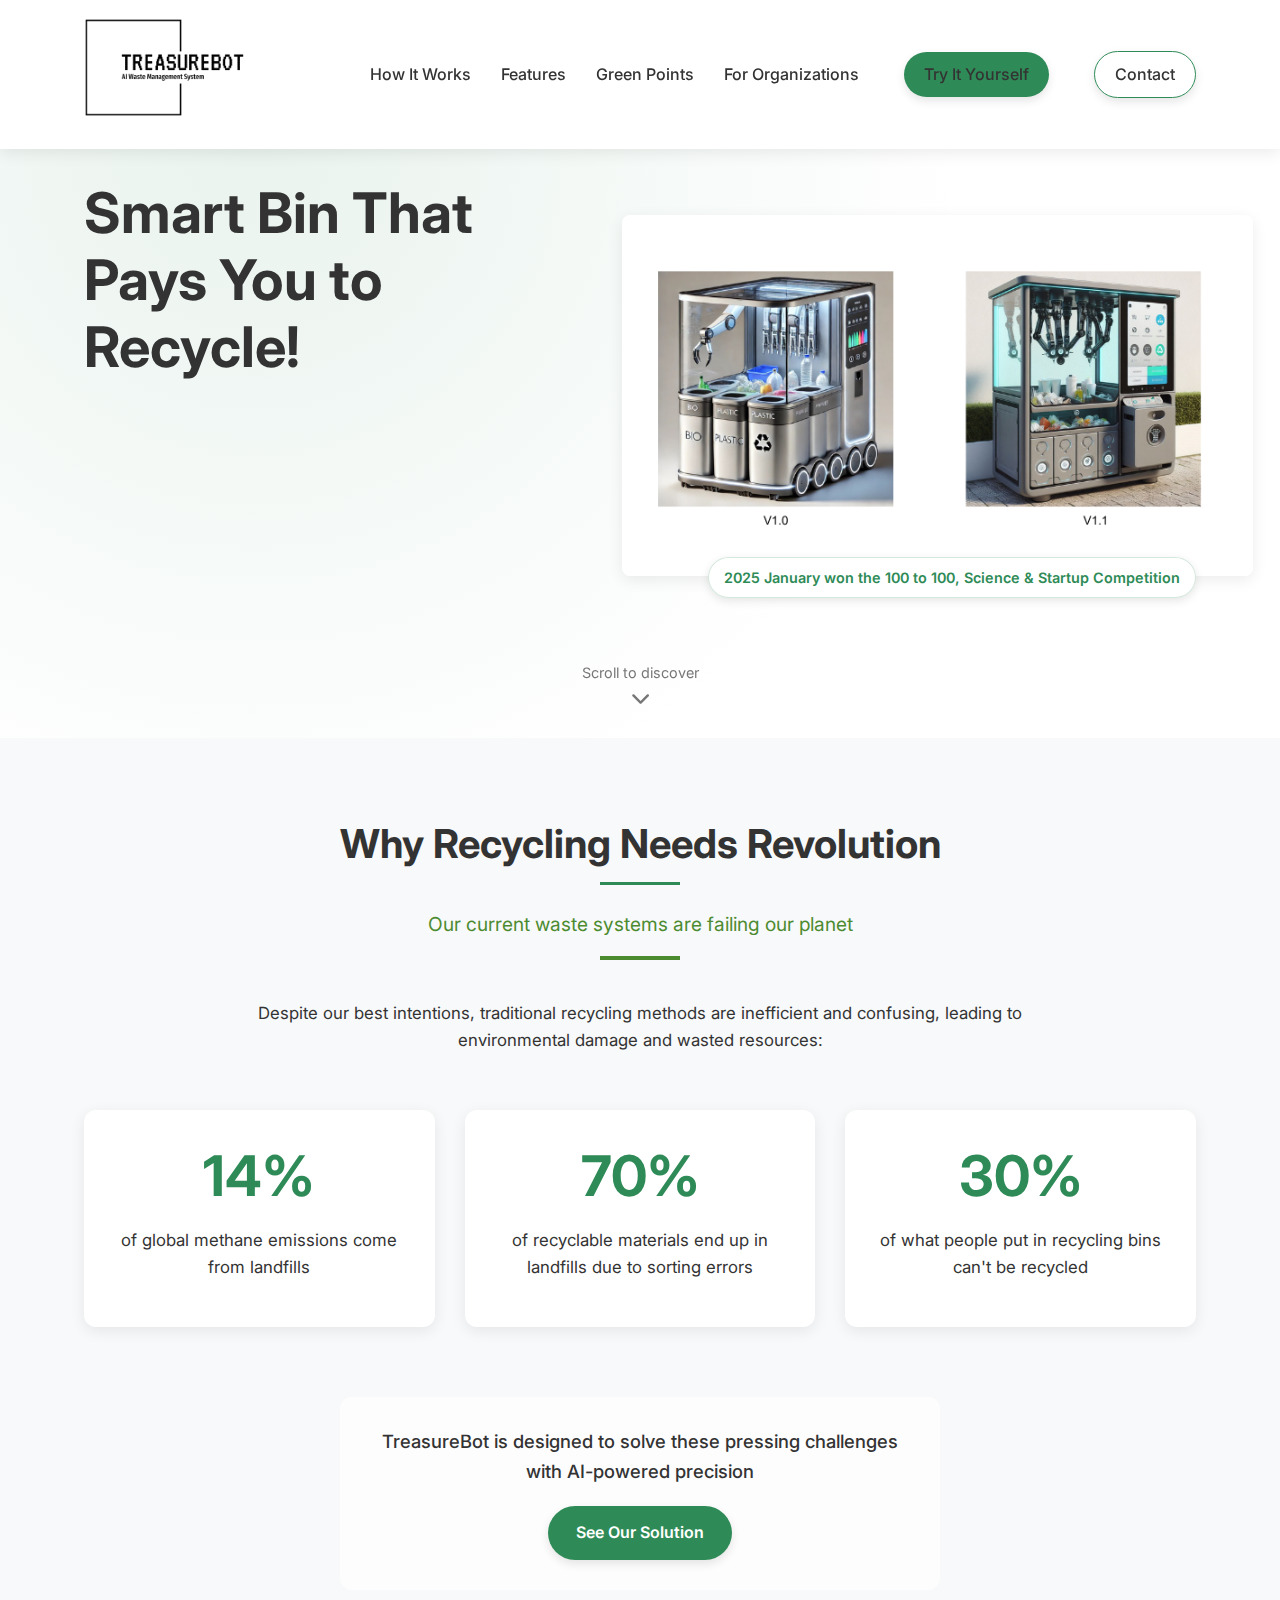
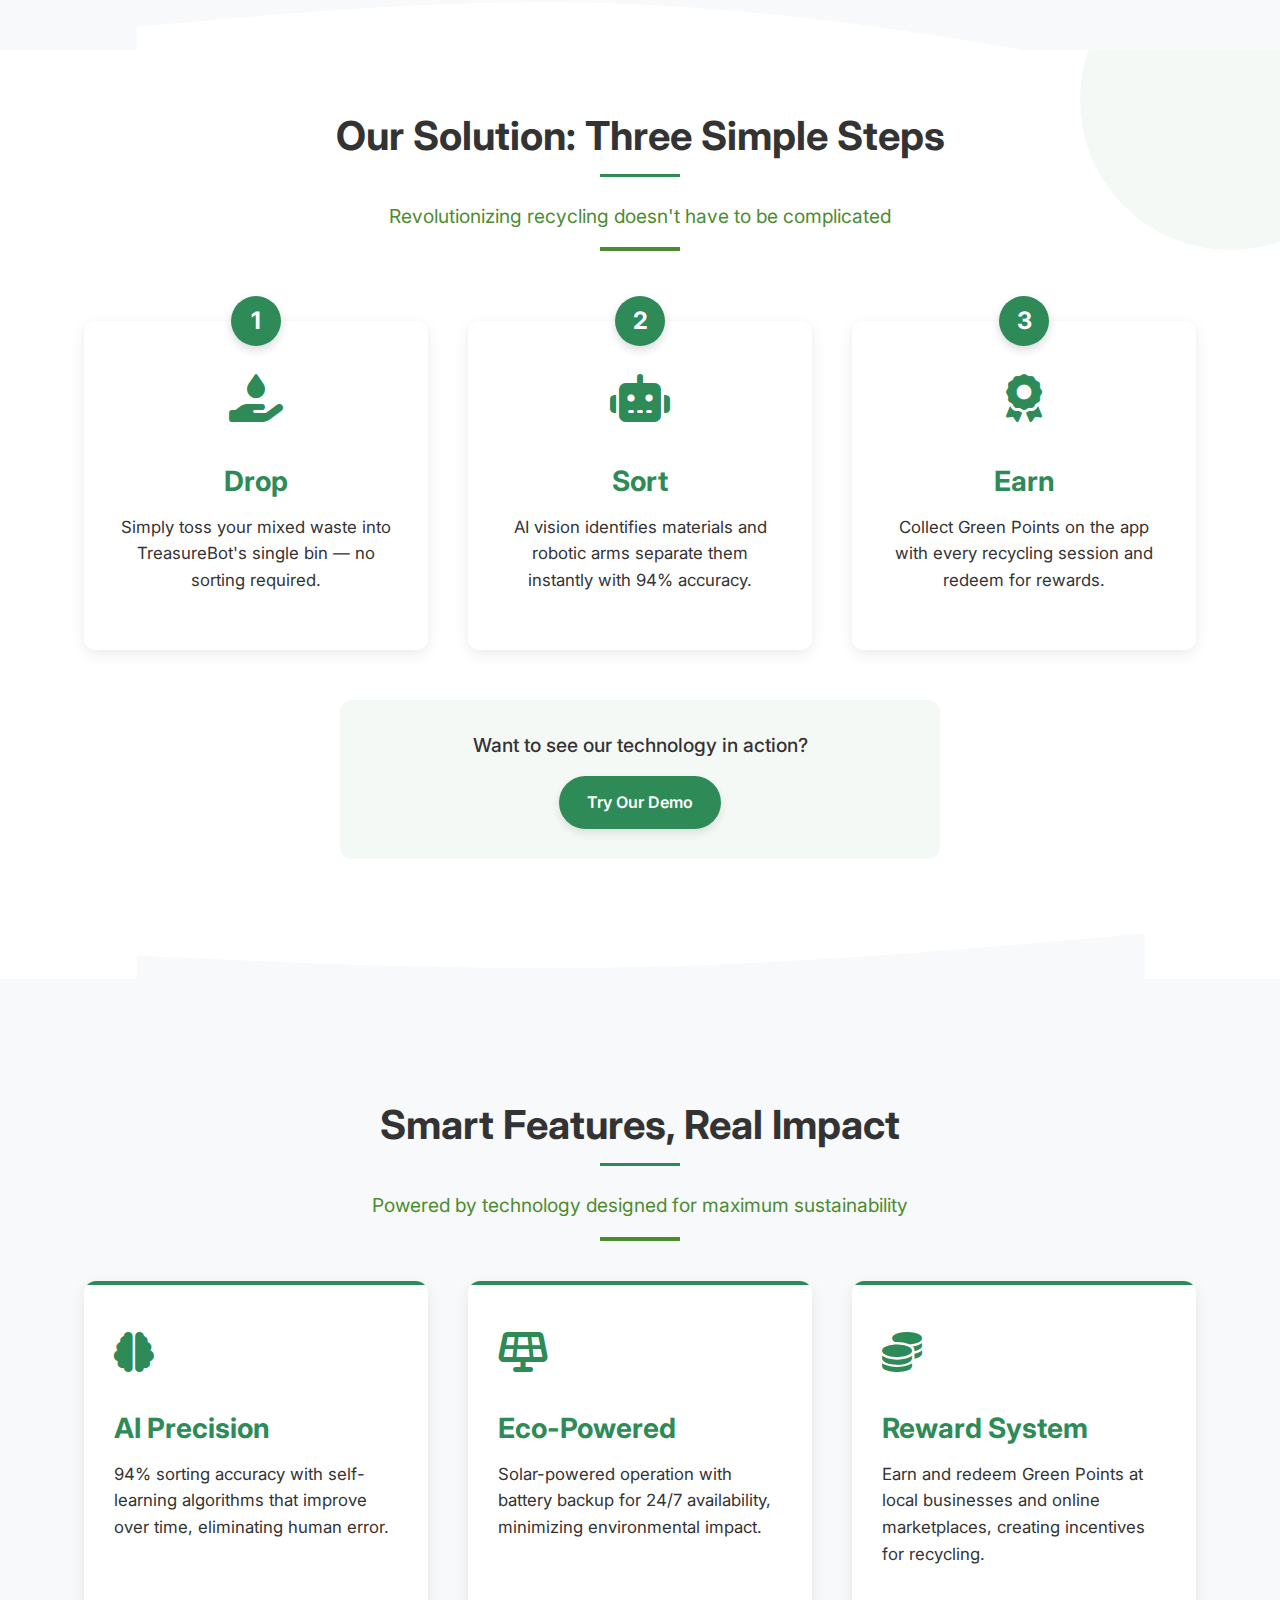
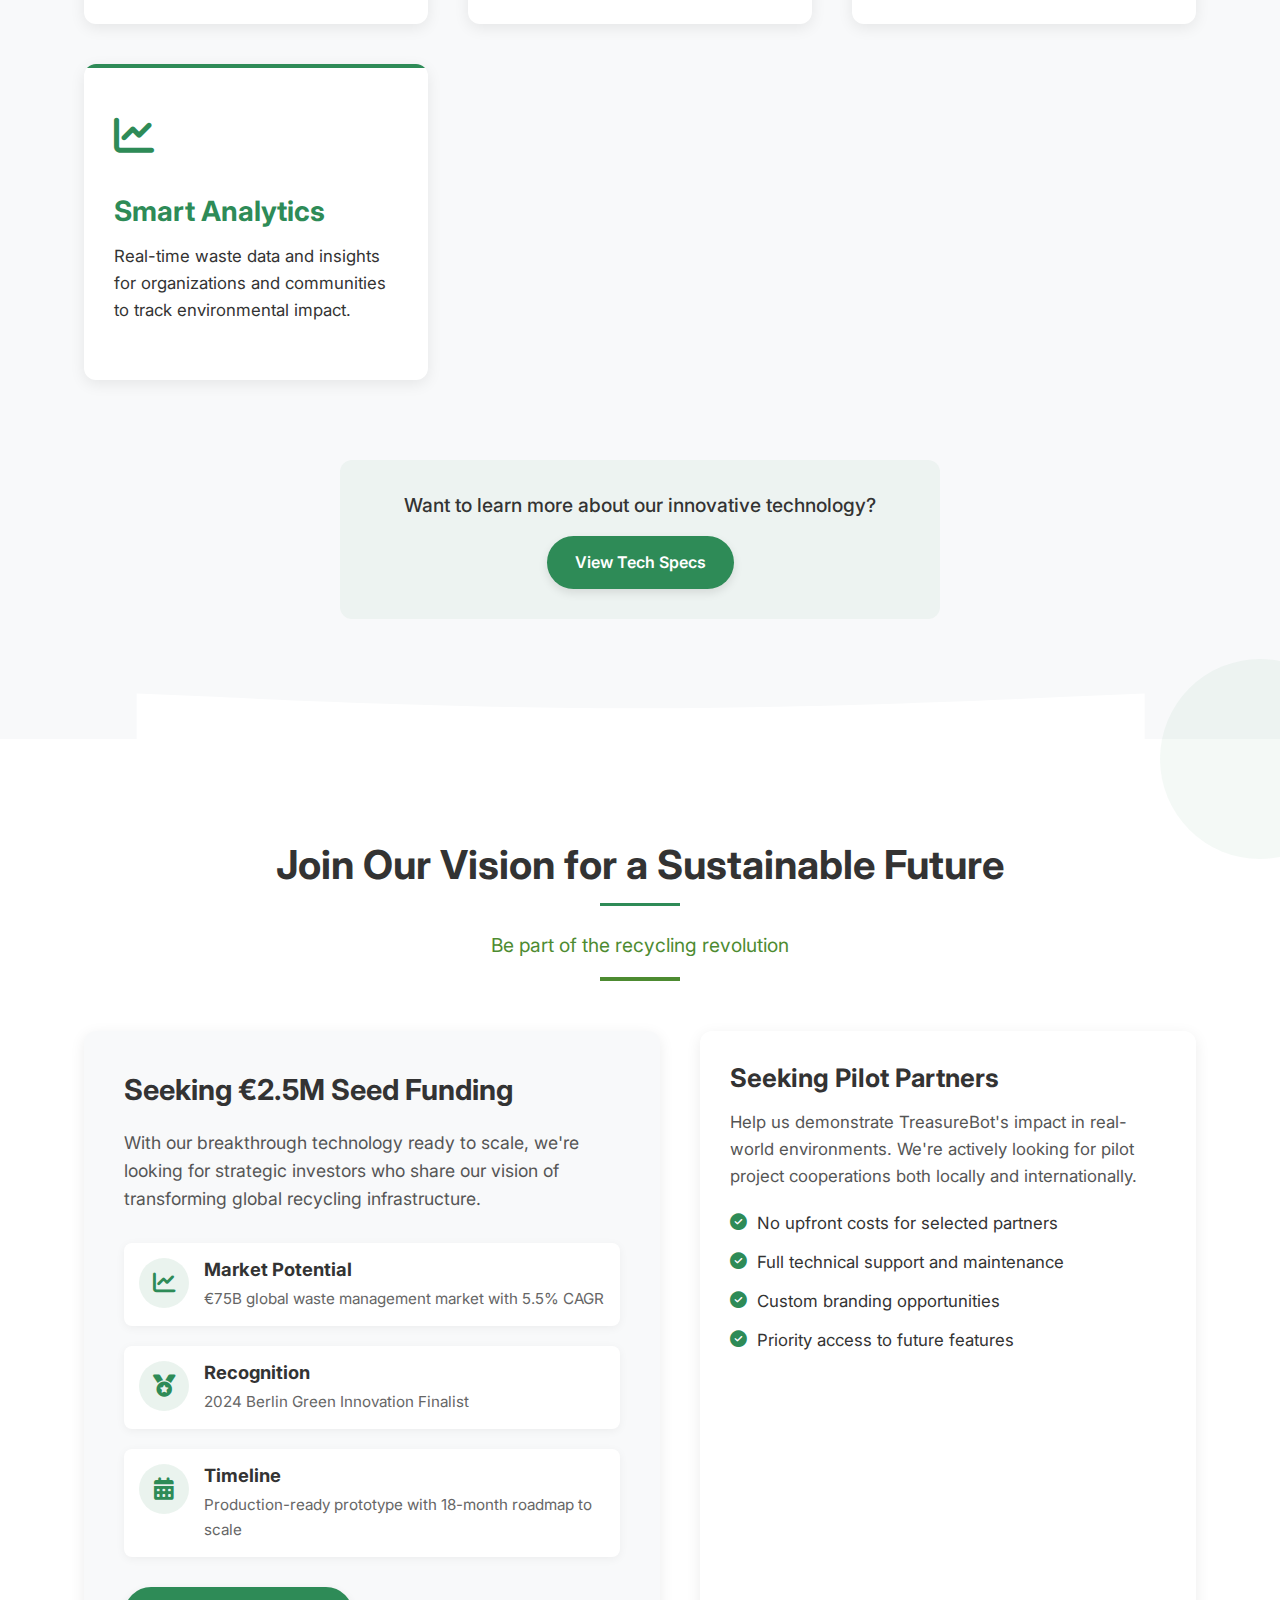
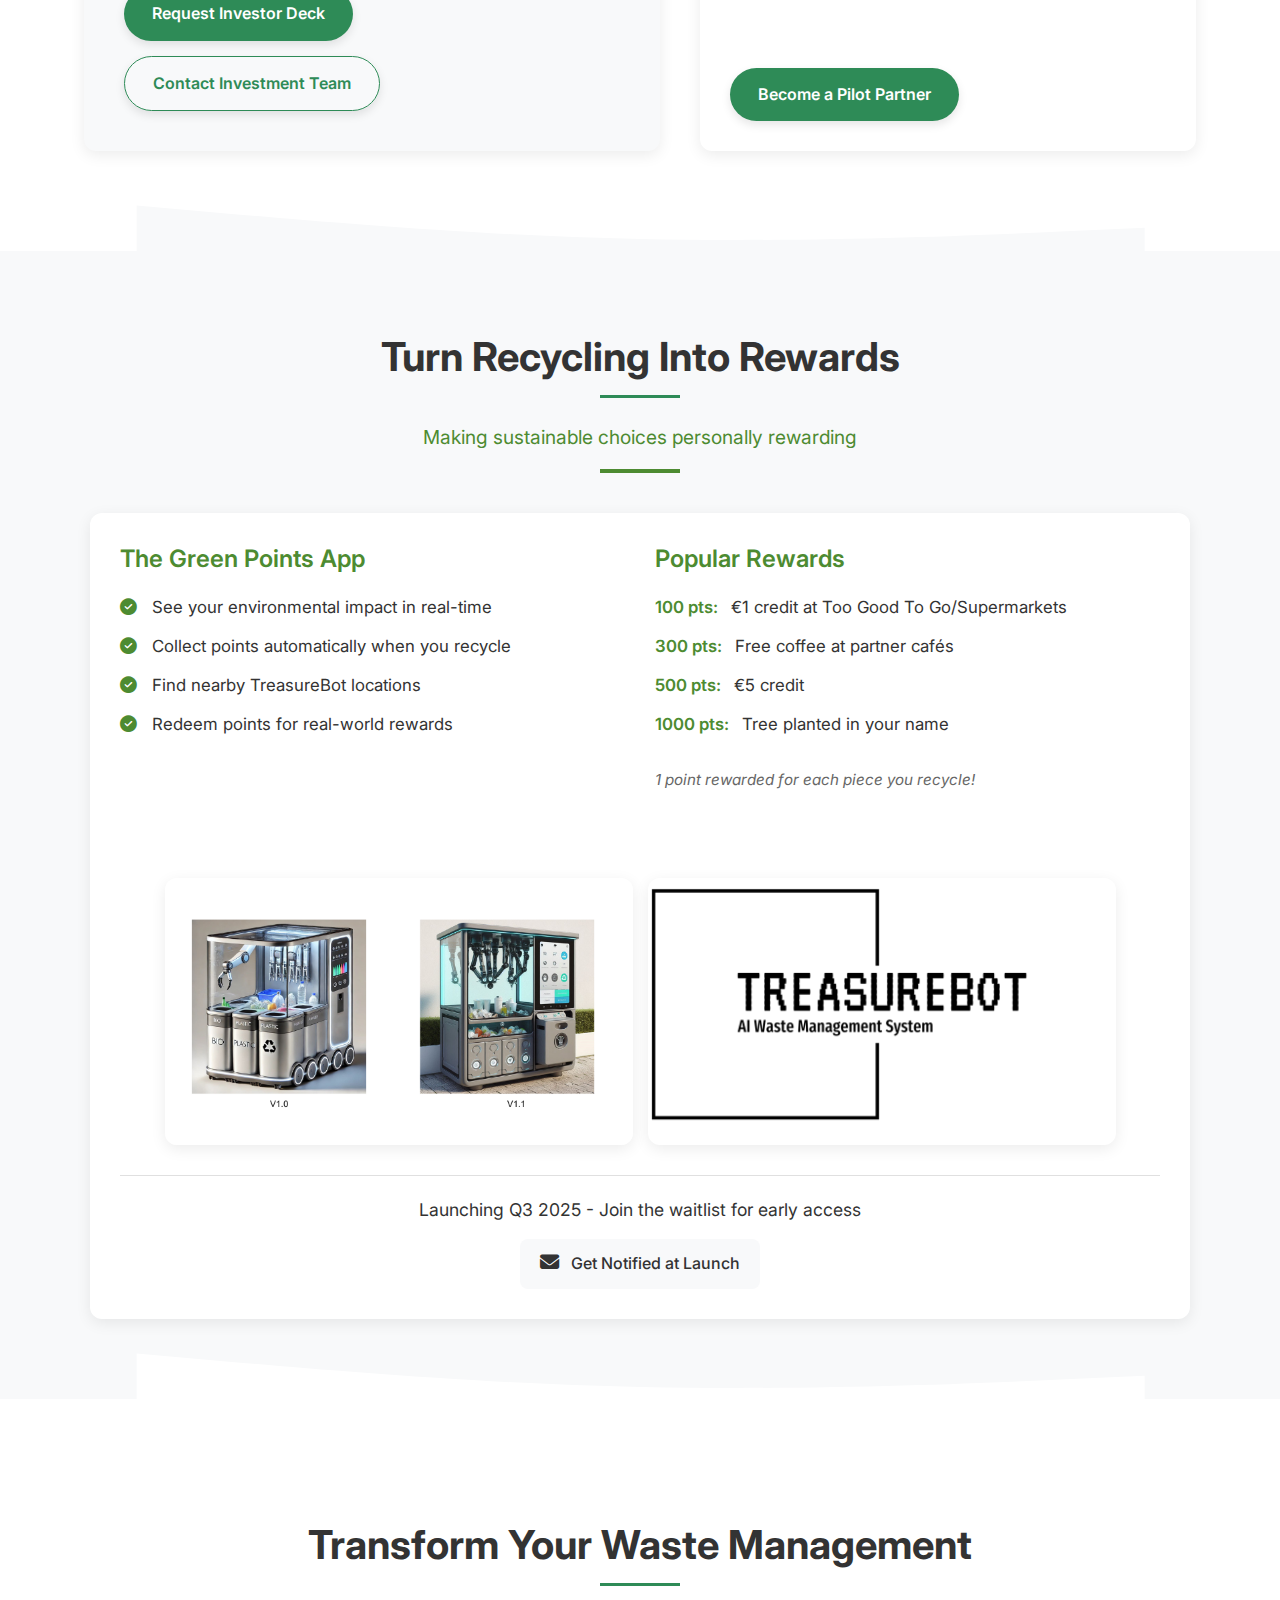
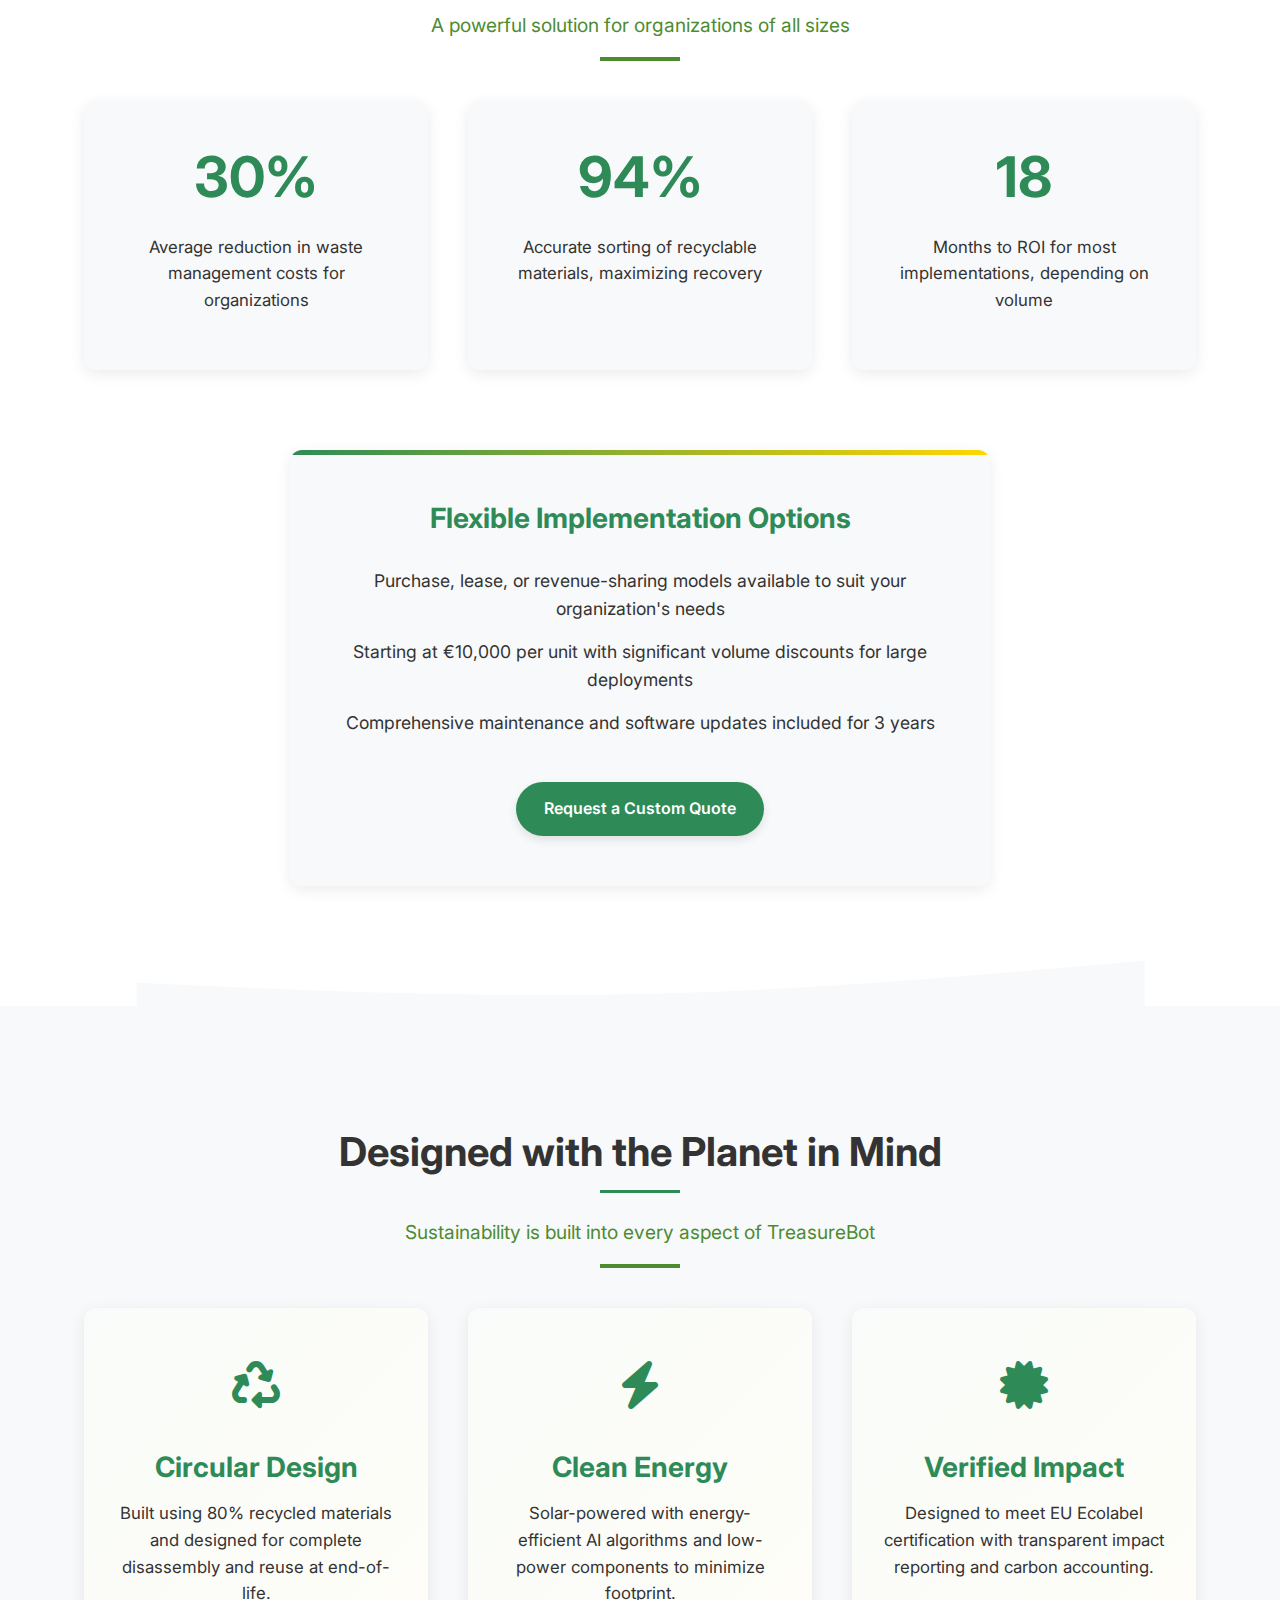
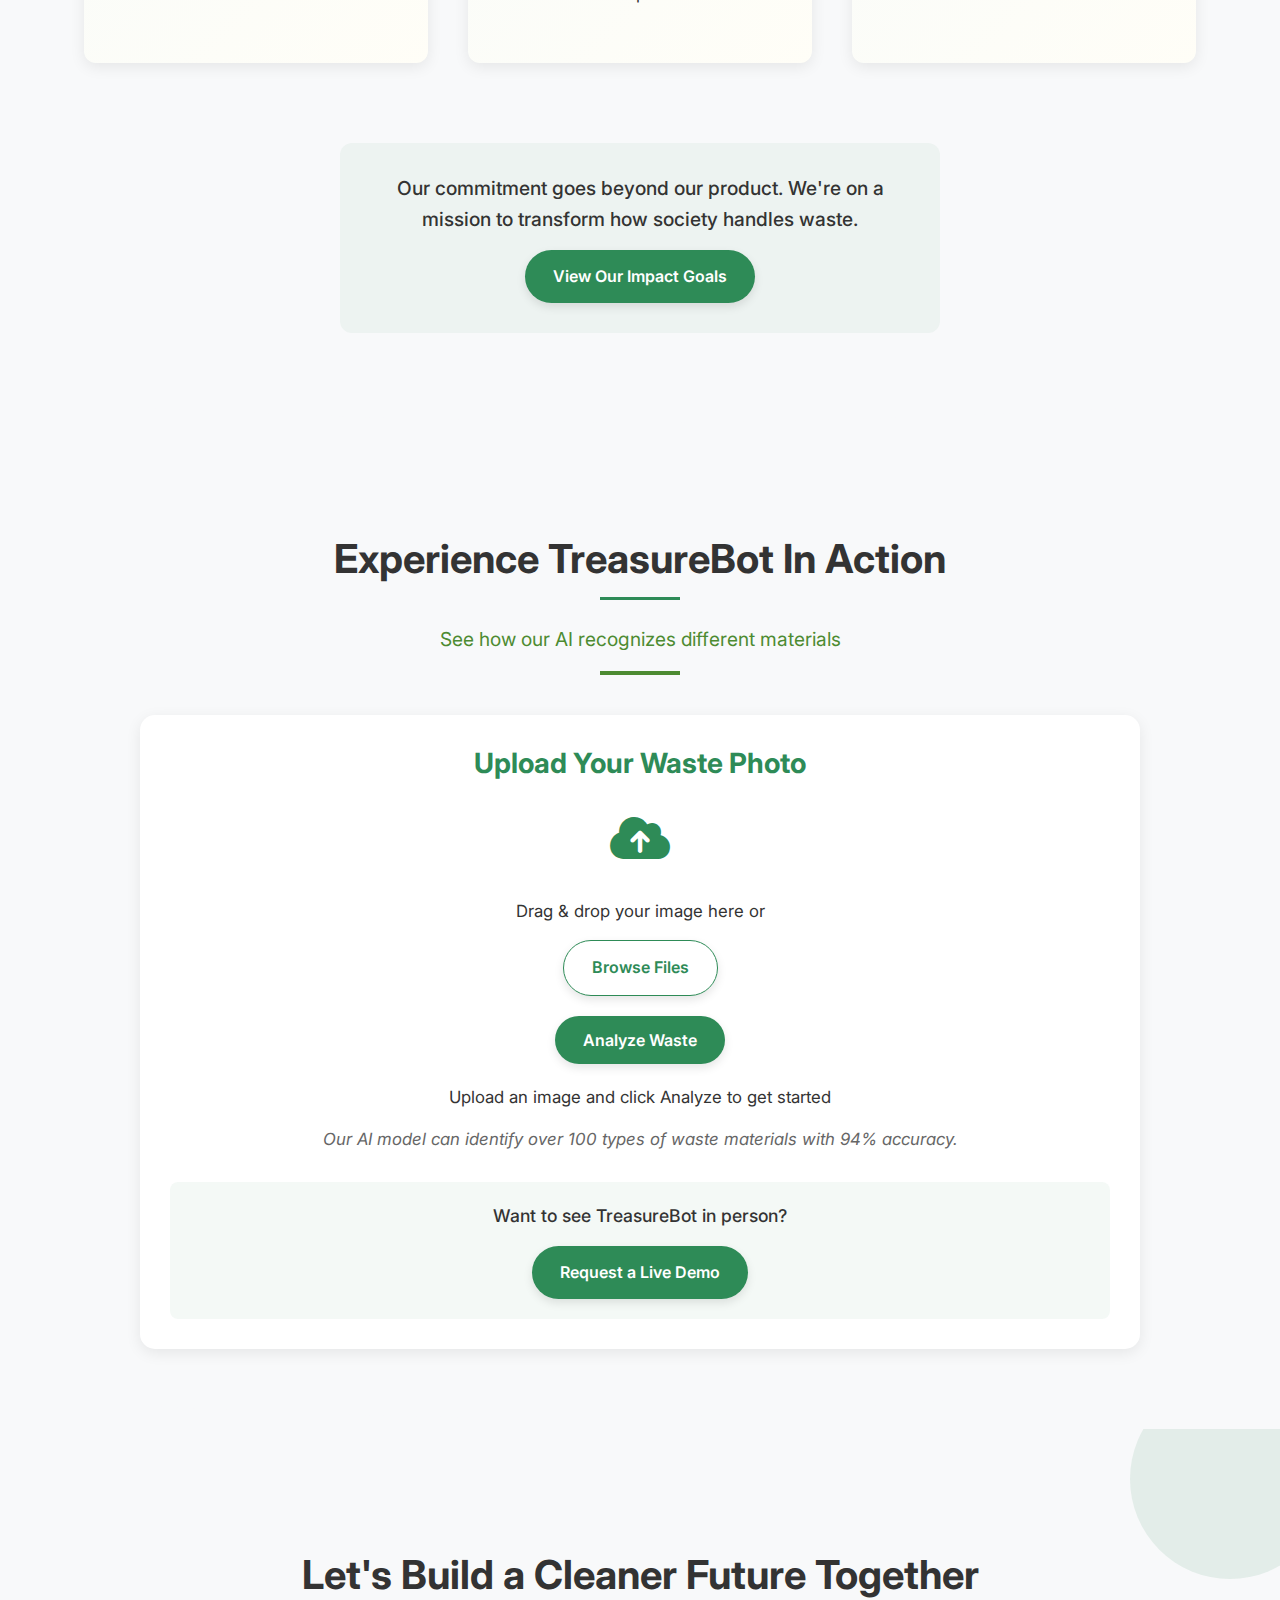
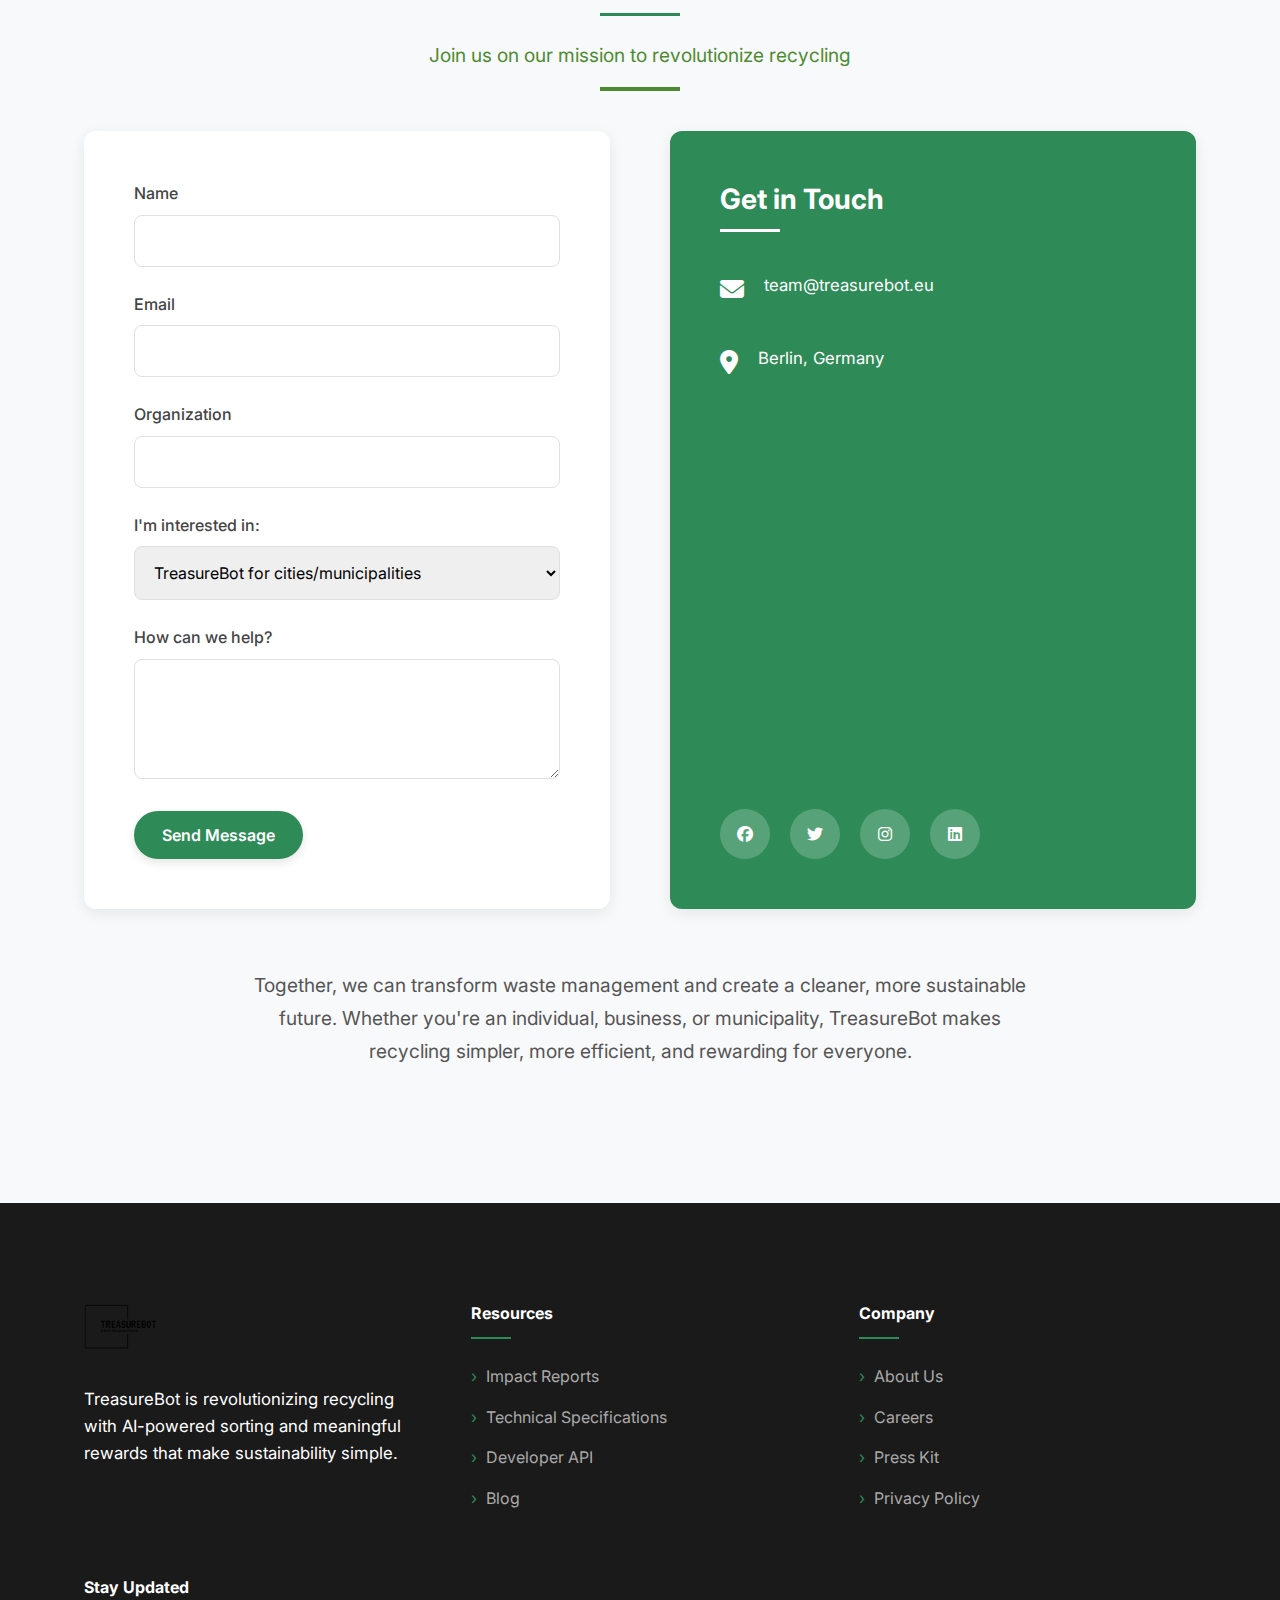
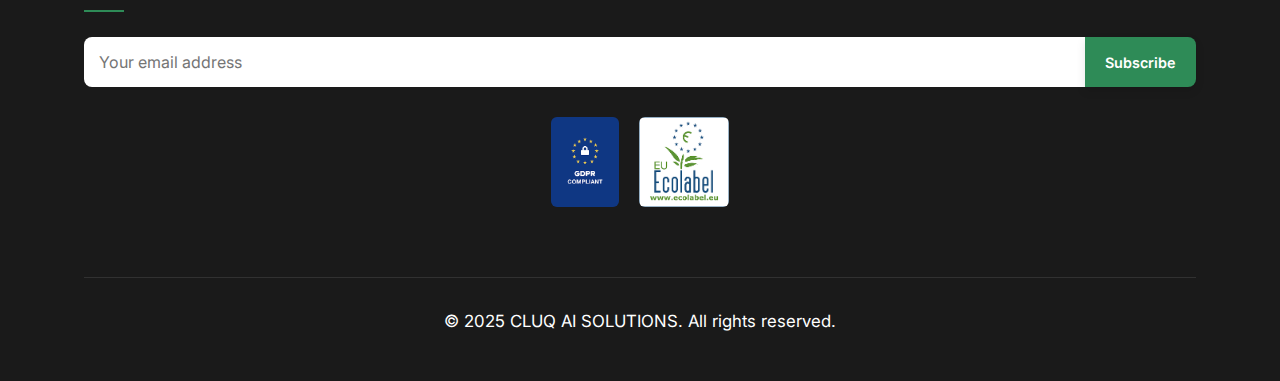
<file: index.html>
<!DOCTYPE html>
<html lang="en">
<head>
    <meta charset="UTF-8">
    <meta name="viewport" content="width=device-width, initial-scale=0.8, shrink-to-fit=no">
    <title>TreasureBot - Smart Recycling for a Greener Future</title>
    <meta name="description" content="TreasureBot uses AI to sort waste with 94% accuracy, reduces landfill costs by 30%, and rewards eco-conscious behavior.">
    <meta name="keywords" content="AI waste management, smart recycling bin, circular economy tech, eco-friendly technology">
    <link rel="stylesheet" href="css/styles.css">
    <!-- Font Awesome for icons -->
    <link rel="stylesheet" href="https://cdnjs.cloudflare.com/ajax/libs/font-awesome/6.4.0/css/all.min.css">
    <!-- Google Fonts -->
    <link rel="preconnect" href="https://fonts.googleapis.com">
    <link rel="preconnect" href="https://fonts.gstatic.com" crossorigin>
    <link href="https://fonts.googleapis.com/css2?family=Inter:wght@400;500;600;700&display=swap" rel="stylesheet">
</head>
<body>
    <header>
        <nav class="navbar">
            <div class="container">
                <div class="logo">
                    <a href="index.html">
                        <img src="images/logo.png" alt="TreasureBot Logo">
                        <span>TreasureBot</span>
                    </a>
                </div>
                <ul class="nav-menu">
                    <li><a href="#how-it-works">How It Works</a></li>
                    <li><a href="#features">Features</a></li>
                    <li><a href="#app">Green Points</a></li>
                    <li><a href="#business">For Organizations</a></li>
                    <li><a href="#demo" class="btn btn-primary">Try It Yourself</a></li>
                    <li><a href="#contact" class="btn btn-outline">Contact</a></li>
                </ul>
                <div class="hamburger">
                    <span class="bar"></span>
                    <span class="bar"></span>
                    <span class="bar"></span>
                </div>
            </div>
        </nav>
    </header>

    <main>
        <!-- Hero Section -->
        <section id="hero" class="hero-section">
            <div class="container">
                <div class="hero-content">
                    <h1>Smart Bin That Pays You to Recycle!</h1>
                    <p class="subheadline">Turn trash into treasure with AI precision—earn Green Points, cut costs, and build a cleaner planet.</p>
                    <div class="cta-buttons">
                        <a href="#demo" class="btn btn-primary">See It In Action</a>
                        <a href="#problem" class="btn btn-secondary">Discover Why →</a>
                    </div>
                </div>
                <div class="hero-visual">
                    <img src="images/Treasurebot.png" alt="TreasureBot Smart Recycling Station" class="treasurebot-image">
                    <div class="hero-badge">
                        <span>2025 January won the 100 to 100, Science & Startup Competition</span>
                    </div>
                </div>
            </div>
            <div class="hero-scroll-indicator">
                <span>Scroll to discover</span>
                <i class="fas fa-chevron-down"></i>
            </div>
        </section>

        <!-- Problem Statement -->
        <section id="problem" class="problem-section">
            <div class="container">
                <div class="section-heading centered">
                    <h2>Why Recycling Needs Revolution</h2>
                    <p class="section-subheading">Our current waste systems are failing our planet</p>
                    <div class="heading-underline"></div>
                </div>
                
                <div class="problem-content">
                    <div class="problem-text">
                        <p>Despite our best intentions, traditional recycling methods are inefficient and confusing, leading to environmental damage and wasted resources:</p>
                    </div>
                    <div class="problem-stats">
                        <div class="stat">
                            <h3>14%</h3>
                            <p>of global methane emissions come from landfills</p>
                        </div>
                        <div class="stat">
                            <h3>70%</h3>
                            <p>of recyclable materials end up in landfills due to sorting errors</p>
                        </div>
                        <div class="stat">
                            <h3>30%</h3>
                            <p>of what people put in recycling bins can't be recycled</p>
                        </div>
                    </div>
                    <div class="problem-cta">
                        <p>TreasureBot is designed to solve these pressing challenges with AI-powered precision</p>
                        <a href="#how-it-works" class="btn btn-primary">See Our Solution</a>
                    </div>
                </div>
            </div>
            <div class="section-transition">
                <svg xmlns="http://www.w3.org/2000/svg" viewBox="0 0 1440 100">
                    <path fill="#ffffff" d="M0,64L120,53.3C240,43,480,21,720,32C960,43,1200,85,1320,106.7L1440,128L1440,128L1320,128C1200,128,960,128,720,128C480,128,240,128,120,128L0,128Z"></path>
                </svg>
            </div>
        </section>

        <!-- How It Works -->
        <section id="how-it-works" class="how-section">
            <div class="container">
                <div class="section-heading centered">
                    <h2>Our Solution: Three Simple Steps</h2>
                    <p class="section-subheading">Revolutionizing recycling doesn't have to be complicated</p>
                    <div class="heading-underline"></div>
                </div>
                
                <div class="steps-container">
                    <div class="step" data-step="1">
                        <div class="step-icon">
                            <i class="fas fa-hand-holding-droplet"></i>
                        </div>
                        <h3>Drop</h3>
                        <p>Simply toss your mixed waste into TreasureBot's single bin — no sorting required.</p>
                    </div>
                    <div class="step" data-step="2">
                        <div class="step-icon">
                            <i class="fas fa-robot"></i>
                        </div>
                        <h3>Sort</h3>
                        <p>AI vision identifies materials and robotic arms separate them instantly with 94% accuracy.</p>
                    </div>
                    <div class="step" data-step="3">
                        <div class="step-icon">
                            <i class="fas fa-award"></i>
                        </div>
                        <h3>Earn</h3>
                        <p>Collect Green Points on the app with every recycling session and redeem for rewards.</p>
                    </div>
                </div>
                
                <div class="how-it-works-cta">
                    <p>Want to see our technology in action?</p>
                    <a href="#demo" class="btn btn-primary">Try Our Demo</a>
                </div>
            </div>
            <div class="section-transition">
                <svg xmlns="http://www.w3.org/2000/svg" viewBox="0 0 1440 100">
                    <path fill="#f8f9fa" d="M0,64L120,69.3C240,75,480,85,720,80C960,75,1200,53,1320,42.7L1440,32L1440,128L1320,128C1200,128,960,128,720,128C480,128,240,128,120,128L0,128Z"></path>
                </svg>
            </div>
        </section>

        <!-- Key Features -->
        <section id="features" class="features-section">
            <div class="container">
                <div class="section-heading centered">
                    <h2>Smart Features, Real Impact</h2>
                    <p class="section-subheading">Powered by technology designed for maximum sustainability</p>
                    <div class="heading-underline"></div>
                </div>
                
                <div class="features-grid">
                    <div class="feature">
                        <div class="feature-icon">
                            <i class="fas fa-brain"></i>
                        </div>
                        <h3>AI Precision</h3>
                        <p>94% sorting accuracy with self-learning algorithms that improve over time, eliminating human error.</p>
                    </div>
                    <div class="feature">
                        <div class="feature-icon">
                            <i class="fas fa-solar-panel"></i>
                        </div>
                        <h3>Eco-Powered</h3>
                        <p>Solar-powered operation with battery backup for 24/7 availability, minimizing environmental impact.</p>
                    </div>
                    <div class="feature">
                        <div class="feature-icon">
                            <i class="fas fa-coins"></i>
                        </div>
                        <h3>Reward System</h3>
                        <p>Earn and redeem Green Points at local businesses and online marketplaces, creating incentives for recycling.</p>
                    </div>
                    <div class="feature">
                        <div class="feature-icon">
                            <i class="fas fa-chart-line"></i>
                        </div>
                        <h3>Smart Analytics</h3>
                        <p>Real-time waste data and insights for organizations and communities to track environmental impact.</p>
                    </div>
                </div>
                
                <div class="features-cta">
                    <p>Want to learn more about our innovative technology?</p>
                    <a href="pages/technical-specifications.html" class="btn btn-primary">View Tech Specs</a>
                </div>
            </div>
            <div class="section-transition">
                <svg xmlns="http://www.w3.org/2000/svg" viewBox="0 0 1440 100">
                    <path fill="#ffffff" d="M0,32L120,37.3C240,43,480,53,720,53.3C960,53,1200,43,1320,37.3L1440,32L1440,128L1320,128C1200,128,960,128,720,128C480,128,240,128,120,128L0,128Z"></path>
                </svg>
            </div>
        </section>

        <!-- Investor CTA Section -->
        <section id="investment" class="investment-section">
            <div class="container">
                <div class="section-heading centered">
                    <h2>Join Our Vision for a Sustainable Future</h2>
                    <p class="section-subheading">Be part of the recycling revolution</p>
                    <div class="heading-underline"></div>
                </div>
                
                <div class="investment-wrapper">
                    <div class="investment-content">
                        <h3>Seeking €2.5M Seed Funding</h3>
                        <p class="investment-description">With our breakthrough technology ready to scale, we're looking for strategic investors who share our vision of transforming global recycling infrastructure.</p>
                        
                        <div class="investment-highlights">
                            <div class="highlight-item">
                                <div class="highlight-icon">
                                    <i class="fas fa-chart-line"></i>
                                </div>
                                <div class="highlight-info">
                                    <h4>Market Potential</h4>
                                    <p>€75B global waste management market with 5.5% CAGR</p>
                                </div>
                            </div>
                            <div class="highlight-item">
                                <div class="highlight-icon">
                                    <i class="fas fa-medal"></i>
                                </div>
                                <div class="highlight-info">
                                    <h4>Recognition</h4>
                                    <p>2024 Berlin Green Innovation Finalist</p>
                                </div>
                            </div>
                            <div class="highlight-item">
                                <div class="highlight-icon">
                                    <i class="fas fa-calendar-alt"></i>
                                </div>
                                <div class="highlight-info">
                                    <h4>Timeline</h4>
                                    <p>Production-ready prototype with 18-month roadmap to scale</p>
                                </div>
                            </div>
                        </div>
                        
                        <div class="investment-cta">
                            <a href="#contact" class="btn btn-primary">Request Investor Deck</a>
                            <a href="mailto:funding@treasurebot.eu" class="btn btn-outline">Contact Investment Team</a>
                        </div>
                    </div>
                    
                    <div class="investment-quotes">
                        <div class="pilot-projects">
                            <h3>Seeking Pilot Partners</h3>
                            <p>Help us demonstrate TreasureBot's impact in real-world environments. We're actively looking for pilot project cooperations both locally and internationally.</p>
                            <ul class="pilot-benefits">
                                <li><i class="fas fa-check-circle"></i> No upfront costs for selected partners</li>
                                <li><i class="fas fa-check-circle"></i> Full technical support and maintenance</li>
                                <li><i class="fas fa-check-circle"></i> Custom branding opportunities</li>
                                <li><i class="fas fa-check-circle"></i> Priority access to future features</li>
                            </ul>
                            <div class="pilot-cta">
                                <a href="mailto:project@treasurebot.eu" class="btn btn-primary">Become a Pilot Partner</a>
                            </div>
                        </div>
                    </div>
                </div>
            </div>
            <div class="section-transition">
                <svg xmlns="http://www.w3.org/2000/svg" viewBox="0 0 1440 100">
                    <path fill="#f8f9fa" d="M0,32L120,42.7C240,53,480,75,720,80C960,85,1200,75,1320,69.3L1440,64L1440,128L1320,128C1200,128,960,128,720,128C480,128,240,128,120,128L0,128Z"></path>
                </svg>
            </div>
        </section>

        <!-- Green Points App Preview -->
        <section id="app" class="app-section">
            <div class="container">
                <div class="section-heading centered">
                    <h2>Turn Recycling Into Rewards</h2>
                    <p class="section-subheading">Making sustainable choices personally rewarding</p>
                    <div class="heading-underline"></div>
                </div>
                
                <div class="app-card">
                    <div class="app-content">
                        <div class="app-features">
                            <div class="app-column">
                                <h3 class="app-heading">The Green Points App</h3>
                                <ul class="benefit-list">
                                    <li><i class="fas fa-check-circle"></i> See your environmental impact in real-time</li>
                                    <li><i class="fas fa-check-circle"></i> Collect points automatically when you recycle</li>
                                    <li><i class="fas fa-check-circle"></i> Find nearby TreasureBot locations</li>
                                    <li><i class="fas fa-check-circle"></i> Redeem points for real-world rewards</li>
                                </ul>
                            </div>
                            
                            <div class="app-column">
                                <h3 class="app-heading">Popular Rewards</h3>
                                <ul class="rewards-list">
                                    <li><span class="points">100 pts:</span> €1 credit at Too Good To Go/Supermarkets</li>
                                    <li><span class="points">300 pts:</span> Free coffee at partner cafés</li>
                                    <li><span class="points">500 pts:</span> €5 credit</li>
                                    <li><span class="points">1000 pts:</span> Tree planted in your name</li>
                                </ul>
                                <p class="reward-note">1 point rewarded for each piece you recycle!</p>
                            </div>
                        </div>
                        
                        <div class="app-screenshots">
                            <img src="images/Treasurebot.png" alt="Green Points App Dashboard" class="app-image">
                            <img src="images/logo.png" alt="Green Points App Rewards" class="app-image">
                        </div>
                    </div>
                    
                    <div class="app-download">
                        <p class="download-text">Launching Q3 2025 - Join the waitlist for early access</p>
                        <div class="app-links">
                            <a href="#contact" class="store-link"><i class="fas fa-envelope"></i> Get Notified at Launch</a>
                        </div>
                    </div>
                </div>
            </div>
            <div class="section-transition">
                <svg xmlns="http://www.w3.org/2000/svg" viewBox="0 0 1440 100">
                    <path fill="#ffffff" d="M0,32L120,42.7C240,53,480,75,720,80C960,85,1200,75,1320,69.3L1440,64L1440,128L1320,128C1200,128,960,128,720,128C480,128,240,128,120,128L0,128Z"></path>
                </svg>
            </div>
        </section>

        <!-- For Cities & Businesses -->
        <section id="business" class="business-section">
            <div class="container">
                <div class="section-heading centered">
                    <h2>Transform Your Waste Management</h2>
                    <p class="section-subheading">A powerful solution for organizations of all sizes</p>
                    <div class="heading-underline"></div>
                </div>
                
                <div class="business-benefits">
                    <div class="benefit">
                        <h3>30%</h3>
                        <p>Average reduction in waste management costs for organizations</p>
                    </div>
                    <div class="benefit">
                        <h3>94%</h3>
                        <p>Accurate sorting of recyclable materials, maximizing recovery</p>
                    </div>
                    <div class="benefit">
                        <h3>18</h3>
                        <p>Months to ROI for most implementations, depending on volume</p>
                    </div>
                </div>
                
                <div class="pricing-model">
                    <h3>Flexible Implementation Options</h3>
                    <p>Purchase, lease, or revenue-sharing models available to suit your organization's needs</p>
                    <p>Starting at €10,000 per unit with significant volume discounts for large deployments</p>
                    <p>Comprehensive maintenance and software updates included for 3 years</p>
                    <a href="#contact" class="btn btn-primary">Request a Custom Quote</a>
                </div>
            </div>
            <div class="section-transition">
                <svg xmlns="http://www.w3.org/2000/svg" viewBox="0 0 1440 100">
                    <path fill="#f8f9fa" d="M0,64L120,69.3C240,75,480,85,720,80C960,75,1200,53,1320,42.7L1440,32L1440,128L1320,128C1200,128,960,128,720,128C480,128,240,128,120,128L0,128Z"></path>
                </svg>
            </div>
        </section>

        <!-- Sustainability Commitment -->
        <section id="sustainability" class="sustainability-section">
            <div class="container">
                <div class="section-heading centered">
                    <h2>Designed with the Planet in Mind</h2>
                    <p class="section-subheading">Sustainability is built into every aspect of TreasureBot</p>
                    <div class="heading-underline"></div>
                </div>
                
                <div class="sustainability-features">
                    <div class="eco-feature">
                        <div class="eco-icon">
                            <i class="fas fa-recycle"></i>
                        </div>
                        <h3>Circular Design</h3>
                        <p>Built using 80% recycled materials and designed for complete disassembly and reuse at end-of-life.</p>
                    </div>
                    <div class="eco-feature">
                        <div class="eco-icon">
                            <i class="fas fa-bolt"></i>
                        </div>
                        <h3>Clean Energy</h3>
                        <p>Solar-powered with energy-efficient AI algorithms and low-power components to minimize footprint.</p>
                    </div>
                    <div class="eco-feature">
                        <div class="eco-icon">
                            <i class="fas fa-certificate"></i>
                        </div>
                        <h3>Verified Impact</h3>
                        <p>Designed to meet EU Ecolabel certification with transparent impact reporting and carbon accounting.</p>
                    </div>
                </div>
                
                <div class="sustainability-cta">
                    <p>Our commitment goes beyond our product. We're on a mission to transform how society handles waste.</p>
                    <a href="pages/impact-reports.html" class="btn btn-primary">View Our Impact Goals</a>
                </div>
            </div>
            <div class="section-transition">
                <svg xmlns="http://www.w3.org/2000/svg" viewBox="0 0 1440 100">
                    <path fill="#f8f9fa" d="M0,32L120,37.3C240,43,480,53,720,53.3C960,53,1200,43,1320,37.3L1440,32L1440,128L1320,128C1200,128,960,128,720,128C480,128,240,128,120,128L0,128Z"></path>
                </svg>
            </div>
        </section>

        <!-- Try It Yourself Demo Section -->
        <section id="demo" class="demo-section">
            <div class="container">
                <div class="section-heading centered">
                    <h2>Experience TreasureBot In Action</h2>
                    <p class="section-subheading">See how our AI recognizes different materials</p>
                    <div class="heading-underline"></div>
                </div>
                
                <div class="demo-container">
                    <h3 class="center-heading">Upload Your Waste Photo</h3>
                    <div class="upload-icon center-icon">
                        <i class="fas fa-cloud-upload-alt"></i>
                    </div>
                    <p class="center-text">Drag & drop your image here or</p>
                    <div class="button-container center-button">
                        <label for="waste-upload" class="btn btn-outline">Browse Files</label>
                        <input type="file" id="waste-upload" accept="image/*" hidden>
                    </div>
                    
                    <div class="button-container center-button">
                        <button id="analyze-btn" class="btn btn-primary">Analyze Waste</button>
                    </div>
                    
                    <p class="instruction-text center-text">Upload an image and click Analyze to get started</p>
                    
                    <p class="accuracy-note center-text">Our AI model can identify over 100 types of waste materials with 94% accuracy.</p>
                    
                    <div class="demo-cta">
                        <p>Want to see TreasureBot in person?</p>
                        <a href="#contact" class="btn btn-primary">Request a Live Demo</a>
                    </div>
                </div>
            </div>
            <div class="section-transition">
                <svg xmlns="http://www.w3.org/2000/svg" viewBox="0 0 1440 100">
                    <path fill="#f8f9fa" d="M0,64L120,69.3C240,75,480,85,720,80C960,75,1200,53,1320,42.7L1440,32L1440,128L1320,128C1200,128,960,128,720,128C480,128,240,128,120,128L0,128Z"></path>
                </svg>
            </div>
        </section>

        <!-- Contact Form -->
        <section id="contact" class="contact-section">
            <div class="container">
                <div class="section-heading centered">
                    <h2>Let's Build a Cleaner Future Together</h2>
                    <p class="section-subheading">Join us on our mission to revolutionize recycling</p>
                    <div class="heading-underline"></div>
                </div>
                
                <div class="contact-container">
                    <form class="contact-form">
                        <div class="form-group">
                            <label for="name">Name</label>
                            <input type="text" id="name" name="name" required>
                        </div>
                        <div class="form-group">
                            <label for="email">Email</label>
                            <input type="email" id="email" name="email" required>
                        </div>
                        <div class="form-group">
                            <label for="organization">Organization</label>
                            <input type="text" id="organization" name="organization">
                        </div>
                        <div class="form-group">
                            <label for="interested-in">I'm interested in:</label>
                            <select id="interested-in" name="interested-in">
                                <option value="municipality">TreasureBot for cities/municipalities</option>
                                <option value="business">TreasureBot for businesses</option>
                                <option value="campus">TreasureBot for educational campuses</option>
                                <option value="developer">Developer/API access</option>
                                <option value="investment">Investment opportunities</option>
                                <option value="pilot">Becoming a pilot partner</option>
                                <option value="other">Other inquiry</option>
                            </select>
                        </div>
                        <div class="form-group">
                            <label for="message">How can we help?</label>
                            <textarea id="message" name="message" rows="4"></textarea>
                        </div>
                        <button type="submit" class="btn btn-primary">Send Message</button>
                    </form>
                    <div class="contact-info">
                        <h3>Get in Touch</h3>
                        <div class="info-item">
                            <i class="fas fa-envelope"></i>
                            <p>team@treasurebot.eu</p>
                        </div>
                        <div class="info-item">
                            <i class="fas fa-map-marker-alt"></i>
                            <p>Berlin, Germany</p>
                        </div>
                        <div class="social-links">
                            <a href="#" aria-label="Facebook"><i class="fab fa-facebook"></i></a>
                            <a href="#" aria-label="Twitter"><i class="fab fa-twitter"></i></a>
                            <a href="#" aria-label="Instagram"><i class="fab fa-instagram"></i></a>
                            <a href="#" aria-label="LinkedIn"><i class="fab fa-linkedin"></i></a>
                        </div>
                    </div>
                </div>
                
                <div class="join-movement">
                    <p>Together, we can transform waste management and create a cleaner, more sustainable future. Whether you're an individual, business, or municipality, TreasureBot makes recycling simpler, more efficient, and rewarding for everyone.</p>
                </div>
            </div>
        </section>
    </main>

    <footer>
        <div class="container">
            <div class="footer-columns">
                <div class="footer-column">
                    <img src="images/logo.png" alt="TreasureBot Logo" class="footer-logo">
                    <p>TreasureBot is revolutionizing recycling with AI-powered sorting and meaningful rewards that make sustainability simple.</p>
                </div>
                <div class="footer-column">
                    <h4>Resources</h4>
                    <ul>
                        <li><a href="pages/impact-reports.html">Impact Reports</a></li>
                        <li><a href="pages/technical-specifications.html">Technical Specifications</a></li>
                        <li><a href="pages/developer-api.html">Developer API</a></li>
                        <li><a href="pages/blog.html">Blog</a></li>
                    </ul>
                </div>
                <div class="footer-column">
                    <h4>Company</h4>
                    <ul>
                        <li><a href="pages/about-us.html">About Us</a></li>
                        <li><a href="pages/careers.html">Careers</a></li>
                        <li><a href="pages/press-kit.html">Press Kit</a></li>
                        <li><a href="pages/privacy-policy.html">Privacy Policy</a></li>
                    </ul>
                </div>
                <div class="footer-column">
                    <h4>Stay Updated</h4>
                    <form class="newsletter-form">
                        <input type="email" placeholder="Your email address" aria-label="Email address">
                        <button type="submit" class="btn btn-primary">Subscribe</button>
                    </form>
                    <div class="trust-badges">
                        <img src="images/gdpr-badge.png" alt="GDPR Compliant">
                        <img src="images/eu-ecolabel-badge.png" alt="EU Ecolabel">
                    </div>
                </div>
            </div>
            <div class="footer-bottom">
                <p>&copy; 2025 CLUQ AI SOLUTIONS. All rights reserved.</p>
            </div>
        </div>
    </footer>

    <script src="js/script.js"></script>
</body>
</html>
</file>
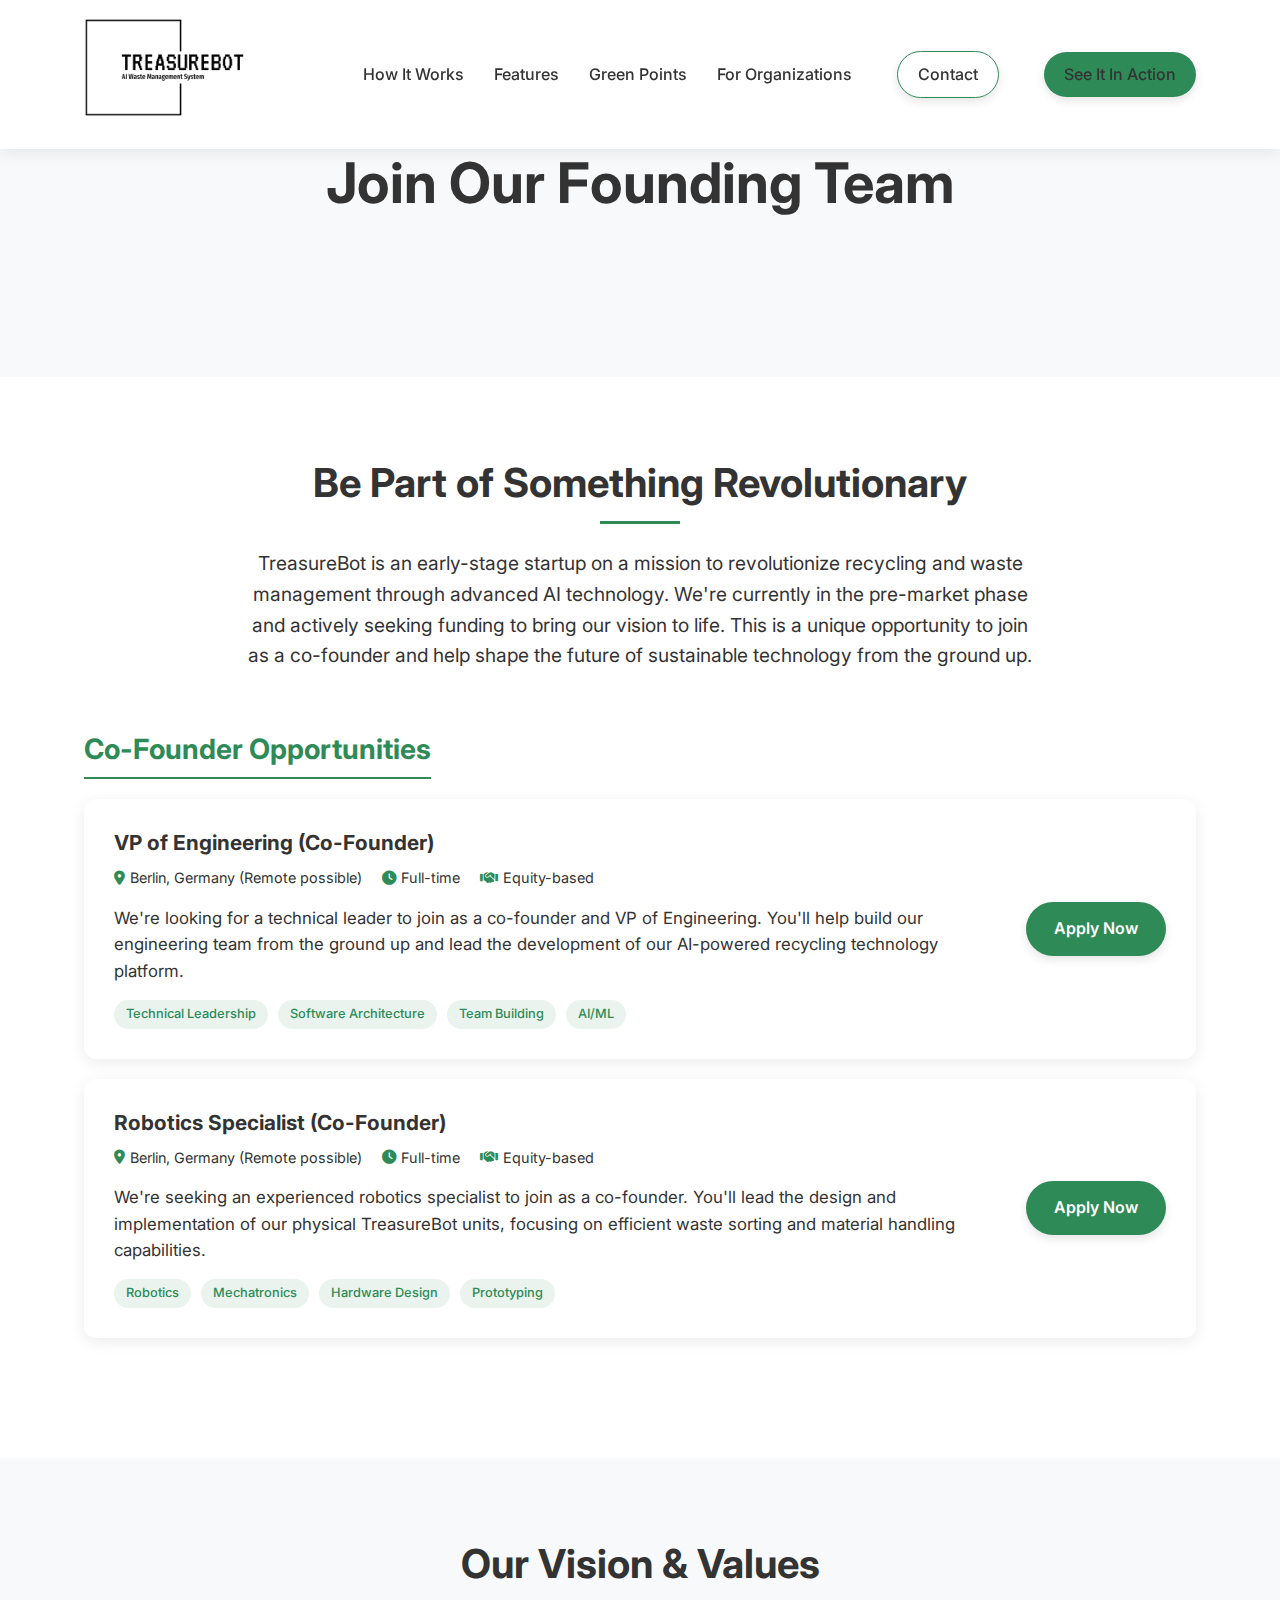
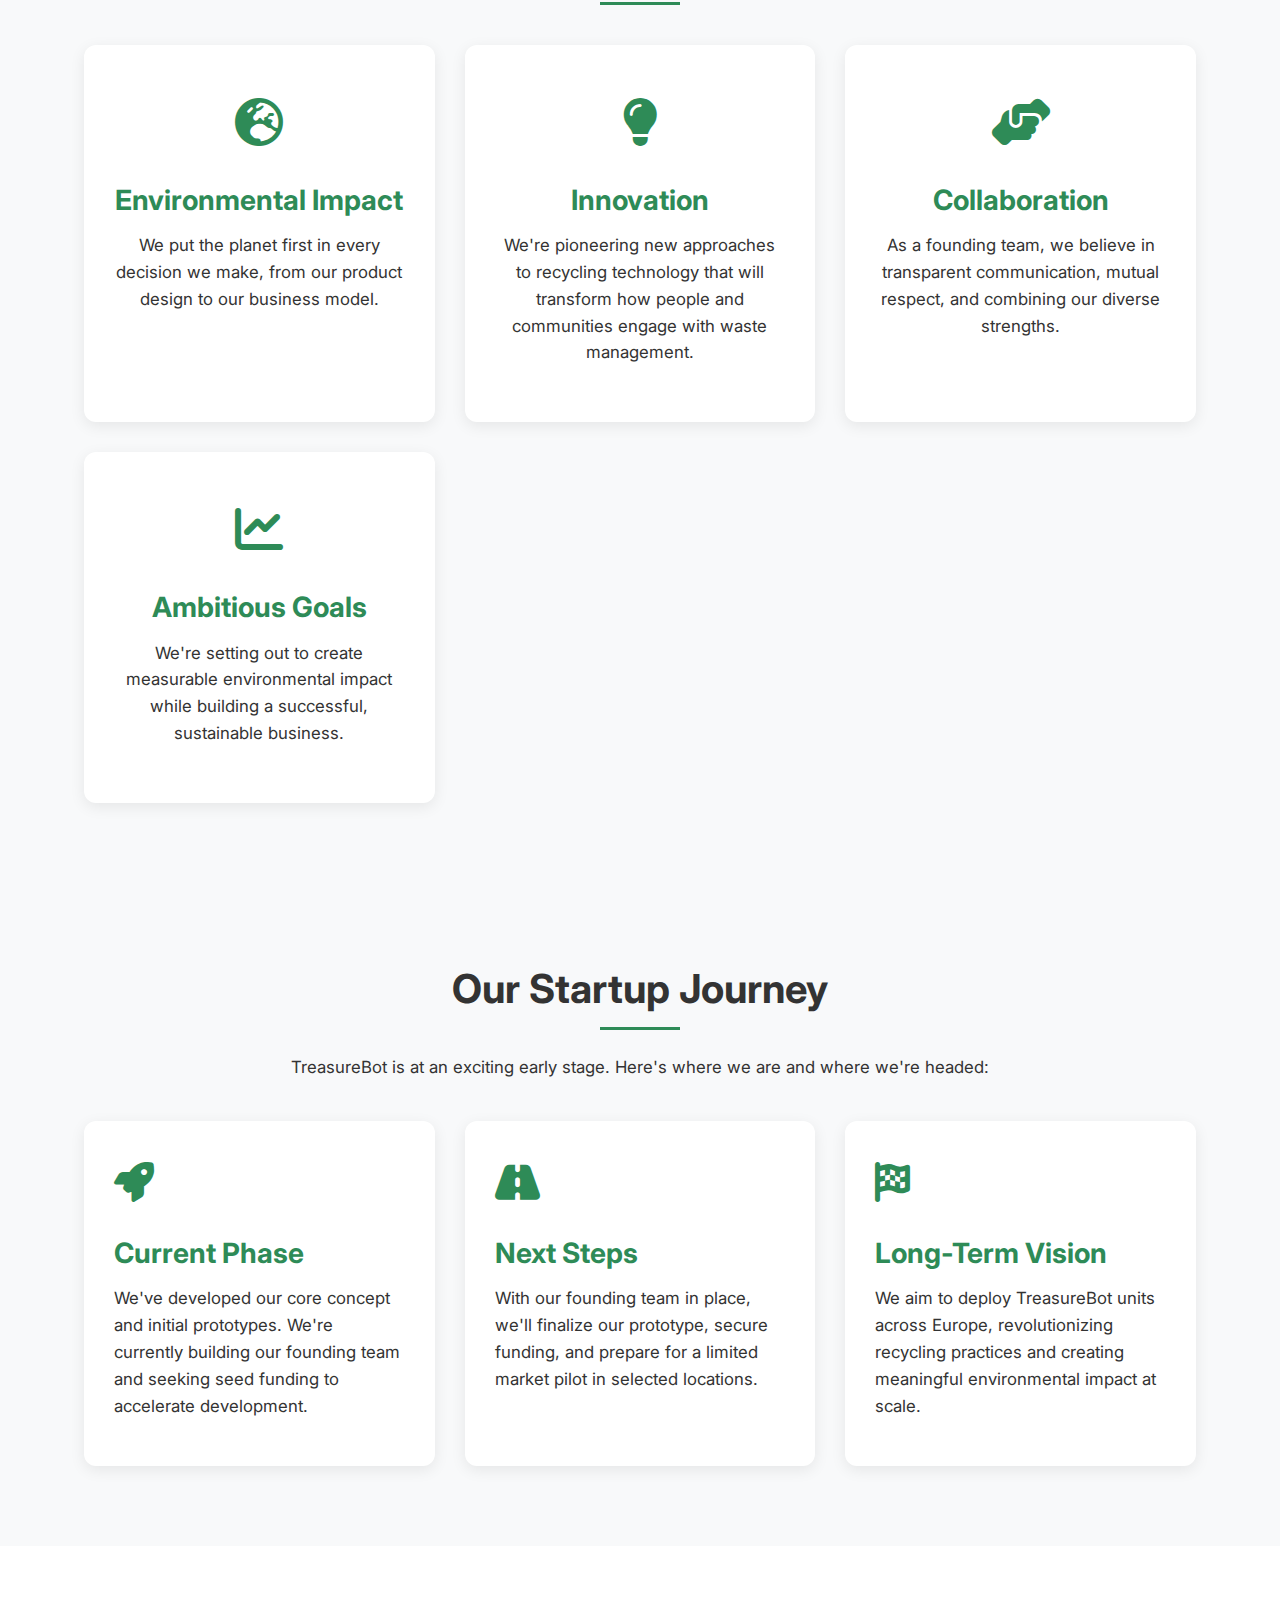
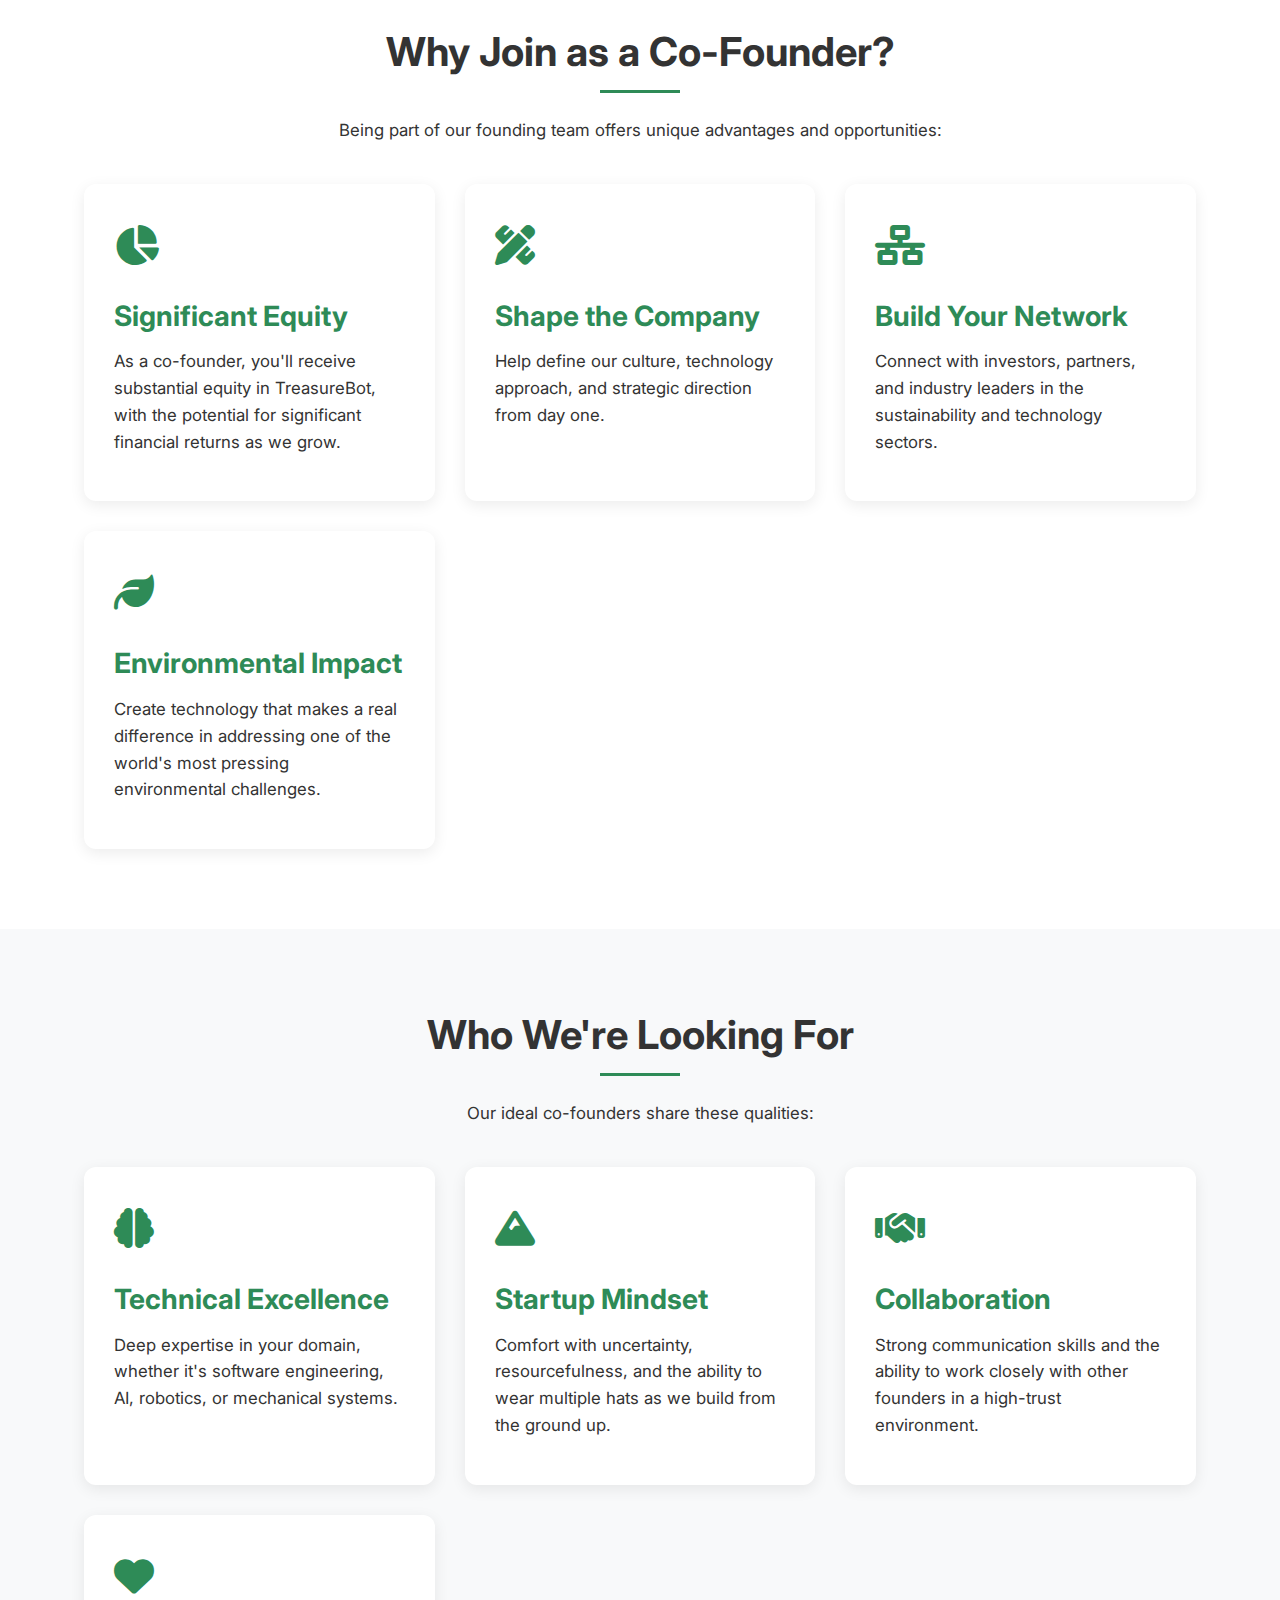
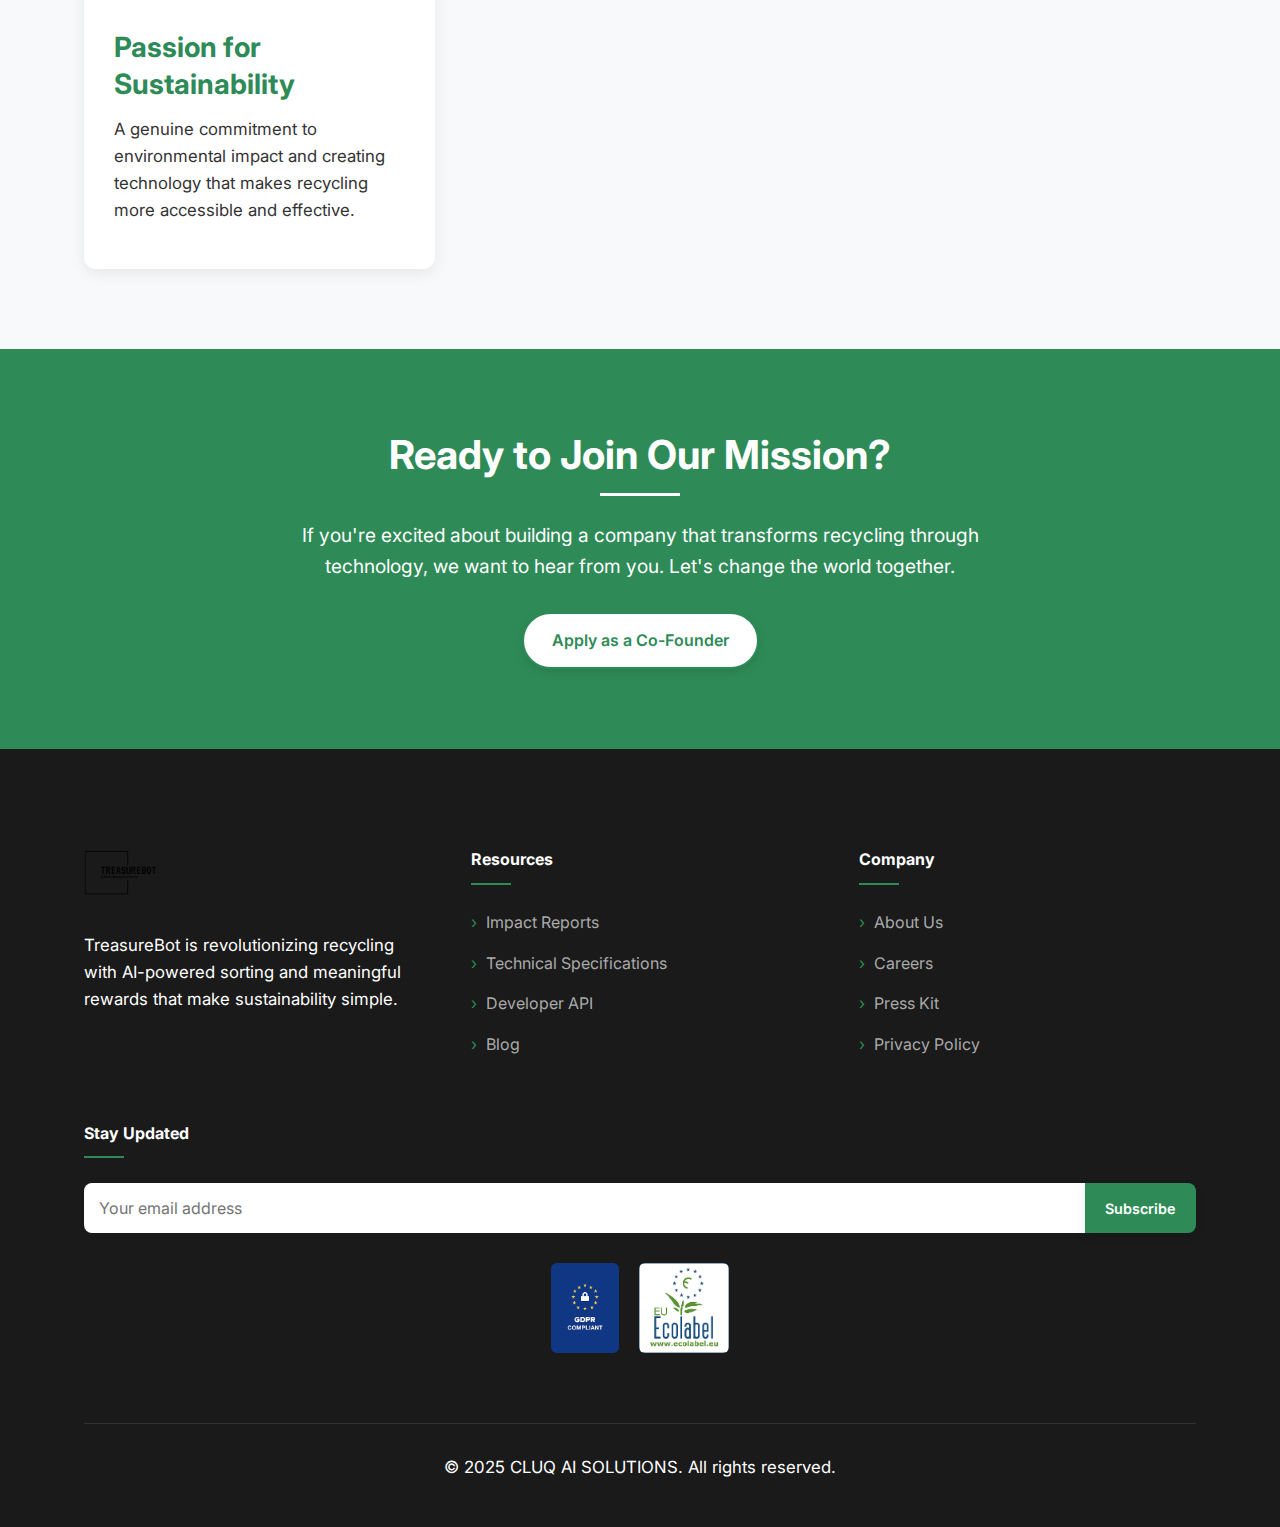
<file: pages/careers.html>
<!DOCTYPE html>
<html lang="en">
<head>
    <meta charset="UTF-8">
    <meta name="viewport" content="width=device-width, initial-scale=0.8, shrink-to-fit=no">
    <title>Careers | TreasureBot</title>
    <meta name="description" content="Join our mission to revolutionize recycling with AI. Become a co-founder at TreasureBot and help build a more sustainable future.">
    <link rel="stylesheet" href="../css/styles.css">
    <link rel="stylesheet" href="https://cdnjs.cloudflare.com/ajax/libs/font-awesome/6.4.0/css/all.min.css">
    <link href="https://fonts.googleapis.com/css2?family=Inter:wght@400;500;600;700&display=swap" rel="stylesheet">
    <style>
        .page-header {
            background-color: var(--background-grey);
            padding: 150px 0 60px;  /* Increased top padding from 120px to 150px */
            text-align: center;
        }
        
        .careers-section {
            padding: 80px 0;
        }
        
        .careers-intro {
            max-width: 800px;
            margin: 0 auto 60px;
            text-align: center;
        }
        
        .careers-intro p {
            font-size: 1.2rem;
            color: var(--text-color);
        }
        
        .values-section {
            background-color: var(--background-grey);
            padding: 80px 0;
        }
        
        .values-grid {
            display: grid;
            grid-template-columns: repeat(auto-fit, minmax(300px, 1fr));
            gap: 30px;
            margin-top: 40px;
        }
        
        .value-card {
            background-color: var(--background-light);
            border-radius: 12px;
            padding: 40px 30px;
            text-align: center;
            box-shadow: var(--shadow);
            transition: var(--transition);
        }
        
        .value-card:hover {
            transform: translateY(-10px);
        }
        
        .value-icon {
            font-size: 3rem;
            color: var(--primary-color);
            margin-bottom: 20px;
        }
        
        .job-listings {
            margin-top: 60px;
        }
        
        .job-category {
            margin-bottom: 40px;
        }
        
        .job-category h3 {
            margin-bottom: 20px;
            padding-bottom: 10px;
            border-bottom: 2px solid var(--primary-color);
            display: inline-block;
        }
        
        .job-card {
            background-color: var(--background-light);
            border-radius: 12px;
            padding: 30px;
            margin-bottom: 20px;
            box-shadow: var(--shadow);
            transition: var(--transition);
            display: flex;
            justify-content: space-between;
            align-items: center;
            flex-wrap: wrap;
        }
        
        .job-card:hover {
            transform: translateY(-5px);
        }
        
        .job-info {
            flex: 1;
            min-width: 300px;
        }
        
        .job-title {
            margin-bottom: 10px;
            font-size: 1.3rem;
        }
        
        .job-meta {
            display: flex;
            gap: 20px;
            font-size: 0.9rem;
            margin-bottom: 15px;
        }
        
        .job-meta span {
            display: flex;
            align-items: center;
        }
        
        .job-meta i {
            margin-right: 5px;
            color: var(--primary-color);
        }
        
        .job-description {
            margin-bottom: 15px;
        }
        
        .job-tags {
            display: flex;
            flex-wrap: wrap;
            gap: 10px;
        }
        
        .job-tag {
            background-color: rgba(46, 139, 87, 0.1);
            color: var(--primary-color);
            padding: 4px 12px;
            border-radius: 20px;
            font-size: 0.8rem;
            font-weight: 500;
        }
        
        .job-apply {
            padding-left: 20px;
        }
        
        .benefits-section {
            padding: 80px 0;
            background-color: var(--background-grey);
        }
        
        .benefits-grid {
            display: grid;
            grid-template-columns: repeat(auto-fit, minmax(300px, 1fr));
            gap: 30px;
            margin-top: 40px;
        }
        
        .benefit-card {
            background-color: var(--background-light);
            border-radius: 12px;
            padding: 30px;
            box-shadow: var(--shadow);
            transition: var(--transition);
        }
        
        .benefit-card:hover {
            transform: translateY(-5px);
        }
        
        .benefit-icon {
            font-size: 2.5rem;
            color: var(--primary-color);
            margin-bottom: 20px;
        }
        
        .culture-section {
            padding: 80px 0;
        }
        
        .culture-gallery {
            display: grid;
            grid-template-columns: repeat(auto-fit, minmax(300px, 1fr));
            gap: 20px;
            margin-top: 40px;
        }
        
        .gallery-item {
            position: relative;
            overflow: hidden;
            border-radius: 12px;
            height: 250px;
        }
        
        .gallery-item img {
            width: 100%;
            height: 100%;
            object-fit: cover;
            transition: transform 0.5s ease;
        }
        
        .gallery-item:hover img {
            transform: scale(1.05);
        }
        
        .gallery-caption {
            position: absolute;
            bottom: 0;
            left: 0;
            right: 0;
            background: rgba(0, 0, 0, 0.7);
            color: white;
            padding: 15px;
            opacity: 0;
            transition: opacity 0.3s ease;
        }
        
        .gallery-item:hover .gallery-caption {
            opacity: 1;
        }
        
        .application-section {
            background-color: var(--primary-color);
            color: white;
            padding: 80px 0;
            text-align: center;
        }
        
        .application-section h2 {
            color: white;
        }
        
        .application-section h2::after {
            background-color: white;
        }
        
        .application-section p {
            max-width: 700px;
            margin: 0 auto 30px;
            font-size: 1.2rem;
        }
        
        .application-section .btn {
            background-color: white;
            color: var(--primary-color);
            font-weight: 600;
        }
        
        .application-section .btn:hover {
            background-color: rgba(255, 255, 255, 0.9);
            transform: translateY(-3px);
        }
        
        @media (max-width: 768px) {
            .job-card {
                flex-direction: column;
                align-items: flex-start;
            }
            
            .job-apply {
                margin-top: 20px;
                padding-left: 0;
            }
        }
    </style>
</head>
<body>
    <header>
        <nav class="navbar">
            <div class="container">
                <div class="logo">
                    <a href="../index.html">
                        <img src="../images/logo.png" alt="TreasureBot Logo">
                        <span>TreasureBot</span>
                    </a>
                </div>
                <ul class="nav-menu">
                    <li><a href="../index.html#how-it-works">How It Works</a></li>
                    <li><a href="../index.html#features">Features</a></li>
                    <li><a href="../index.html#app">Green Points</a></li>
                    <li><a href="../index.html#business">For Organizations</a></li>
                    <li><a href="../index.html#contact" class="btn btn-outline">Contact</a></li>
                    <li><a href="../index.html#demo" class="btn btn-primary">See It In Action</a></li>
                </ul>
                <div class="hamburger">
                    <span class="bar"></span>
                    <span class="bar"></span>
                    <span class="bar"></span>
                </div>
            </div>
        </nav>
    </header>

    <main>
        <section class="page-header">
            <div class="container">
                <h1>Join Our Founding Team</h1>
                <p class="subheadline">Help us build a more sustainable future through innovative recycling technology</p>
            </div>
        </section>

        <section class="careers-section">
            <div class="container">
                <div class="careers-intro">
                    <h2>Be Part of Something Revolutionary</h2>
                    <p>TreasureBot is an early-stage startup on a mission to revolutionize recycling and waste management through advanced AI technology. We're currently in the pre-market phase and actively seeking funding to bring our vision to life. This is a unique opportunity to join as a co-founder and help shape the future of sustainable technology from the ground up.</p>
                </div>
                
                <div class="job-listings">
                    <div class="job-category">
                        <h3>Co-Founder Opportunities</h3>
                        
                        <div class="job-card">
                            <div class="job-info">
                                <h4 class="job-title">VP of Engineering (Co-Founder)</h4>
                                <div class="job-meta">
                                    <span><i class="fas fa-map-marker-alt"></i> Berlin, Germany (Remote possible)</span>
                                    <span><i class="fas fa-clock"></i> Full-time</span>
                                    <span><i class="fas fa-handshake"></i> Equity-based</span>
                                </div>
                                <p class="job-description">We're looking for a technical leader to join as a co-founder and VP of Engineering. You'll help build our engineering team from the ground up and lead the development of our AI-powered recycling technology platform.</p>
                                <div class="job-tags">
                                    <span class="job-tag">Technical Leadership</span>
                                    <span class="job-tag">Software Architecture</span>
                                    <span class="job-tag">Team Building</span>
                                    <span class="job-tag">AI/ML</span>
                                </div>
                            </div>
                            <div class="job-apply">
                                <a href="#" class="btn btn-primary">Apply Now</a>
                            </div>
                        </div>
                        
                        <div class="job-card">
                            <div class="job-info">
                                <h4 class="job-title">Robotics Specialist (Co-Founder)</h4>
                                <div class="job-meta">
                                    <span><i class="fas fa-map-marker-alt"></i> Berlin, Germany (Remote possible)</span>
                                    <span><i class="fas fa-clock"></i> Full-time</span>
                                    <span><i class="fas fa-handshake"></i> Equity-based</span>
                                </div>
                                <p class="job-description">We're seeking an experienced robotics specialist to join as a co-founder. You'll lead the design and implementation of our physical TreasureBot units, focusing on efficient waste sorting and material handling capabilities.</p>
                                <div class="job-tags">
                                    <span class="job-tag">Robotics</span>
                                    <span class="job-tag">Mechatronics</span>
                                    <span class="job-tag">Hardware Design</span>
                                    <span class="job-tag">Prototyping</span>
                                </div>
                            </div>
                            <div class="job-apply">
                                <a href="#" class="btn btn-primary">Apply Now</a>
                            </div>
                        </div>
                    </div>
                </div>
            </div>
        </section>
        
        <section class="values-section">
            <div class="container">
                <h2>Our Vision & Values</h2>
                <div class="values-grid">
                    <div class="value-card">
                        <div class="value-icon">
                            <i class="fas fa-globe-europe"></i>
                        </div>
                        <h3>Environmental Impact</h3>
                        <p>We put the planet first in every decision we make, from our product design to our business model.</p>
                    </div>
                    
                    <div class="value-card">
                        <div class="value-icon">
                            <i class="fas fa-lightbulb"></i>
                        </div>
                        <h3>Innovation</h3>
                        <p>We're pioneering new approaches to recycling technology that will transform how people and communities engage with waste management.</p>
                    </div>
                    
                    <div class="value-card">
                        <div class="value-icon">
                            <i class="fas fa-hands-helping"></i>
                        </div>
                        <h3>Collaboration</h3>
                        <p>As a founding team, we believe in transparent communication, mutual respect, and combining our diverse strengths.</p>
                    </div>
                    
                    <div class="value-card">
                        <div class="value-icon">
                            <i class="fas fa-chart-line"></i>
                        </div>
                        <h3>Ambitious Goals</h3>
                        <p>We're setting out to create measurable environmental impact while building a successful, sustainable business.</p>
                    </div>
                </div>
            </div>
        </section>
        
        <section class="startup-journey-section" style="padding: 80px 0; background-color: var(--background-grey);">
            <div class="container">
                <h2>Our Startup Journey</h2>
                <div style="max-width: 800px; margin: 0 auto 40px; text-align: center;">
                    <p>TreasureBot is at an exciting early stage. Here's where we are and where we're headed:</p>
                </div>
                
                <div style="display: grid; grid-template-columns: repeat(auto-fit, minmax(300px, 1fr)); gap: 30px;">
                    <div class="benefit-card">
                        <div class="benefit-icon">
                            <i class="fas fa-rocket"></i>
                        </div>
                        <h3>Current Phase</h3>
                        <p>We've developed our core concept and initial prototypes. We're currently building our founding team and seeking seed funding to accelerate development.</p>
                    </div>
                    
                    <div class="benefit-card">
                        <div class="benefit-icon">
                            <i class="fas fa-road"></i>
                        </div>
                        <h3>Next Steps</h3>
                        <p>With our founding team in place, we'll finalize our prototype, secure funding, and prepare for a limited market pilot in selected locations.</p>
                    </div>
                    
                    <div class="benefit-card">
                        <div class="benefit-icon">
                            <i class="fas fa-flag-checkered"></i>
                        </div>
                        <h3>Long-Term Vision</h3>
                        <p>We aim to deploy TreasureBot units across Europe, revolutionizing recycling practices and creating meaningful environmental impact at scale.</p>
                    </div>
                </div>
            </div>
        </section>
        
        <section class="founder-benefits-section" style="padding: 80px 0;">
            <div class="container">
                <h2>Why Join as a Co-Founder?</h2>
                <div style="max-width: 800px; margin: 0 auto 40px; text-align: center;">
                    <p>Being part of our founding team offers unique advantages and opportunities:</p>
                </div>
                
                <div style="display: grid; grid-template-columns: repeat(auto-fit, minmax(300px, 1fr)); gap: 30px;">
                    <div class="benefit-card">
                        <div class="benefit-icon">
                            <i class="fas fa-chart-pie"></i>
                        </div>
                        <h3>Significant Equity</h3>
                        <p>As a co-founder, you'll receive substantial equity in TreasureBot, with the potential for significant financial returns as we grow.</p>
                    </div>
                    
                    <div class="benefit-card">
                        <div class="benefit-icon">
                            <i class="fas fa-pencil-ruler"></i>
                        </div>
                        <h3>Shape the Company</h3>
                        <p>Help define our culture, technology approach, and strategic direction from day one.</p>
                    </div>
                    
                    <div class="benefit-card">
                        <div class="benefit-icon">
                            <i class="fas fa-network-wired"></i>
                        </div>
                        <h3>Build Your Network</h3>
                        <p>Connect with investors, partners, and industry leaders in the sustainability and technology sectors.</p>
                    </div>
                    
                    <div class="benefit-card">
                        <div class="benefit-icon">
                            <i class="fas fa-leaf"></i>
                        </div>
                        <h3>Environmental Impact</h3>
                        <p>Create technology that makes a real difference in addressing one of the world's most pressing environmental challenges.</p>
                    </div>
                </div>
            </div>
        </section>
        
        <section class="ideal-candidates-section" style="padding: 80px 0; background-color: var(--background-grey);">
            <div class="container">
                <h2>Who We're Looking For</h2>
                <div style="max-width: 800px; margin: 0 auto 40px; text-align: center;">
                    <p>Our ideal co-founders share these qualities:</p>
                </div>
                
                <div style="display: grid; grid-template-columns: repeat(auto-fit, minmax(300px, 1fr)); gap: 30px;">
                    <div class="benefit-card">
                        <div class="benefit-icon">
                            <i class="fas fa-brain"></i>
                        </div>
                        <h3>Technical Excellence</h3>
                        <p>Deep expertise in your domain, whether it's software engineering, AI, robotics, or mechanical systems.</p>
                    </div>
                    
                    <div class="benefit-card">
                        <div class="benefit-icon">
                            <i class="fas fa-mountain"></i>
                        </div>
                        <h3>Startup Mindset</h3>
                        <p>Comfort with uncertainty, resourcefulness, and the ability to wear multiple hats as we build from the ground up.</p>
                    </div>
                    
                    <div class="benefit-card">
                        <div class="benefit-icon">
                            <i class="fas fa-handshake"></i>
                        </div>
                        <h3>Collaboration</h3>
                        <p>Strong communication skills and the ability to work closely with other founders in a high-trust environment.</p>
                    </div>
                    
                    <div class="benefit-card">
                        <div class="benefit-icon">
                            <i class="fas fa-heart"></i>
                        </div>
                        <h3>Passion for Sustainability</h3>
                        <p>A genuine commitment to environmental impact and creating technology that makes recycling more accessible and effective.</p>
                    </div>
                </div>
            </div>
        </section>
        
        <section class="application-section">
            <div class="container">
                <h2>Ready to Join Our Mission?</h2>
                <p>If you're excited about building a company that transforms recycling through technology, we want to hear from you. Let's change the world together.</p>
                <a href="#" class="btn btn-secondary">Apply as a Co-Founder</a>
            </div>
        </section>
    </main>

    <footer>
        <div class="container">
            <div class="footer-columns">
                <div class="footer-column">
                    <img src="../images/logo.png" alt="TreasureBot Logo" class="footer-logo">
                    <p>TreasureBot is revolutionizing recycling with AI-powered sorting and meaningful rewards that make sustainability simple.</p>
                </div>
                <div class="footer-column">
                    <h4>Resources</h4>
                    <ul>
                        <li><a href="impact-reports.html">Impact Reports</a></li>
                        <li><a href="technical-specifications.html">Technical Specifications</a></li>
                        <li><a href="developer-api.html">Developer API</a></li>
                        <li><a href="blog.html">Blog</a></li>
                    </ul>
                </div>
                <div class="footer-column">
                    <h4>Company</h4>
                    <ul>
                        <li><a href="about-us.html">About Us</a></li>
                        <li><a href="careers.html">Careers</a></li>
                        <li><a href="press-kit.html">Press Kit</a></li>
                        <li><a href="privacy-policy.html">Privacy Policy</a></li>
                    </ul>
                </div>
                <div class="footer-column">
                    <h4>Stay Updated</h4>
                    <form class="newsletter-form">
                        <input type="email" placeholder="Your email address" aria-label="Email address">
                        <button type="submit" class="btn btn-primary">Subscribe</button>
                    </form>
                    <div class="trust-badges">
                        <img src="../images/gdpr-badge.png" alt="GDPR Compliant" height="90px">
                        <img src="../images/eu-ecolabel-badge.png" alt="EU Ecolabel" height="90px">
                    </div>
                </div>
            </div>
            <div class="footer-bottom">
                <p>&copy; 2025 CLUQ AI SOLUTIONS. All rights reserved.</p>
            </div>
        </div>
    </footer>

    <script src="../js/script.js"></script>
</body>
</html>
</file>
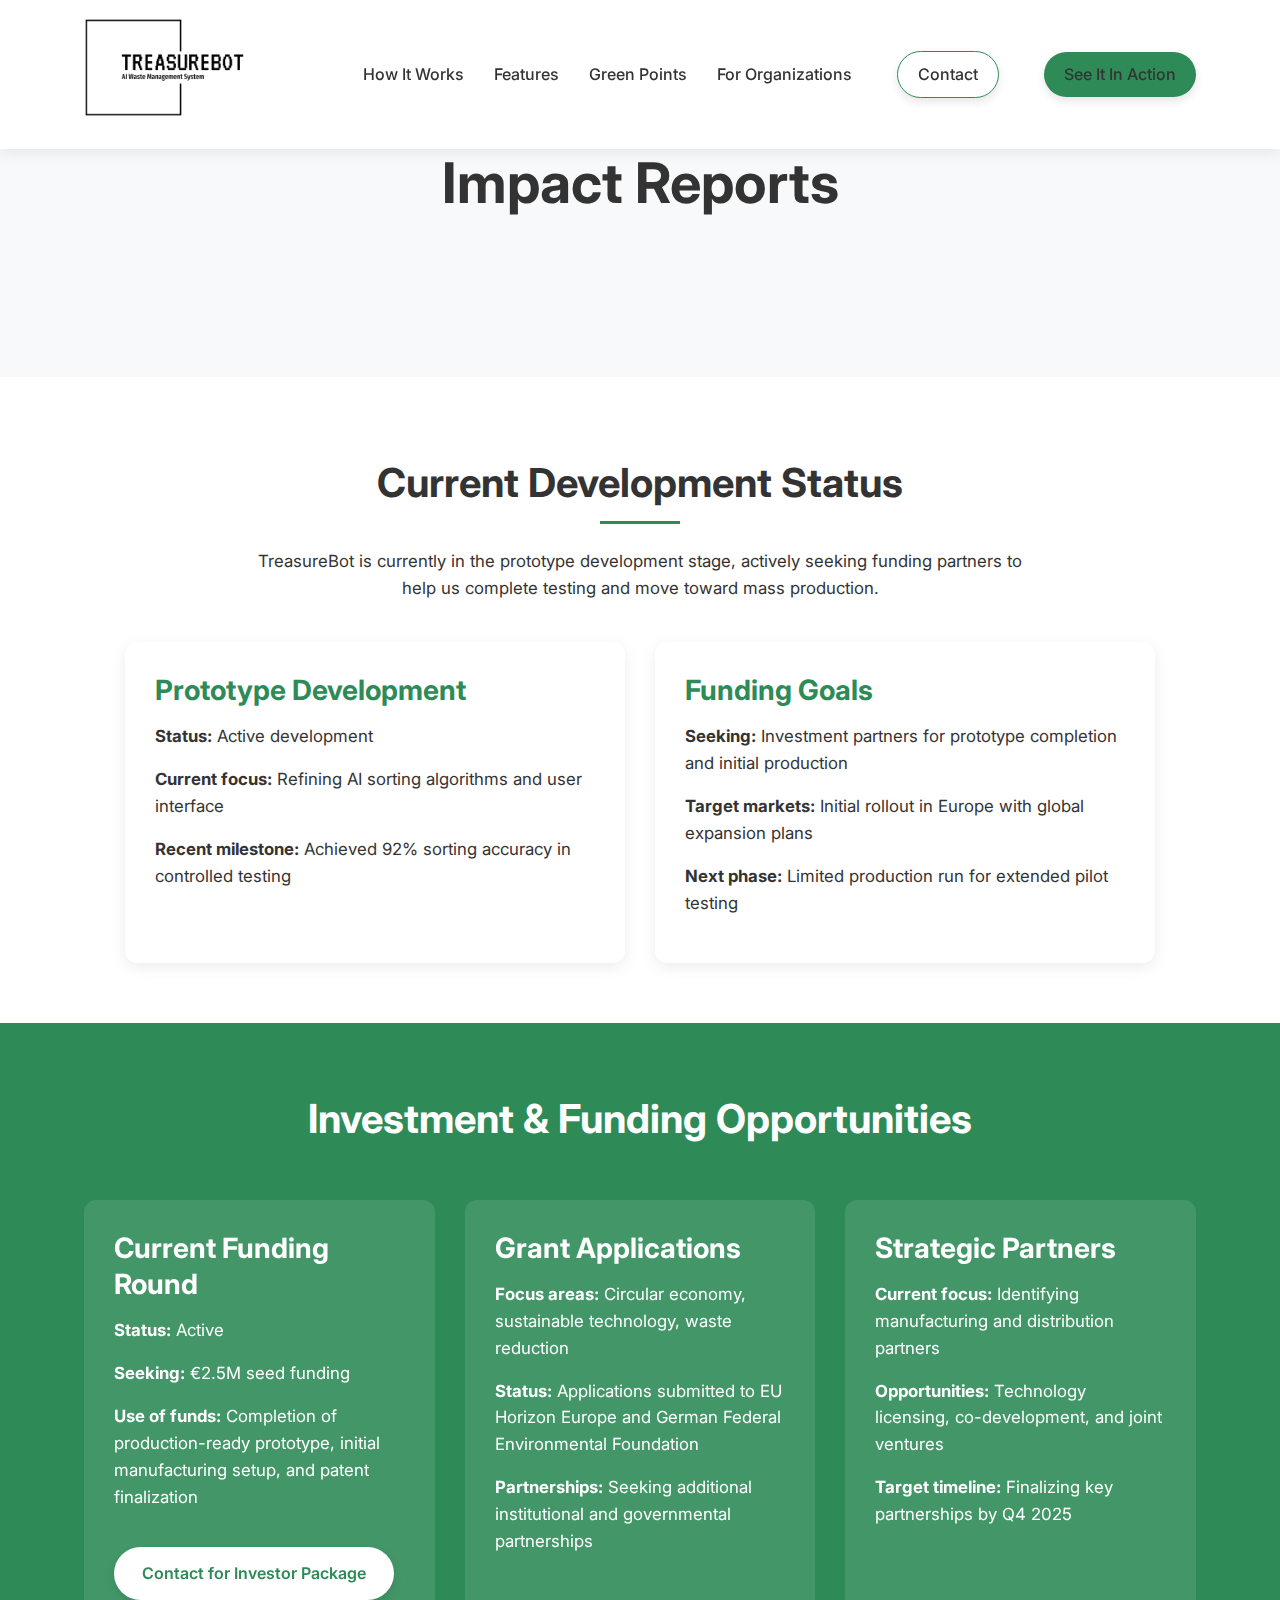
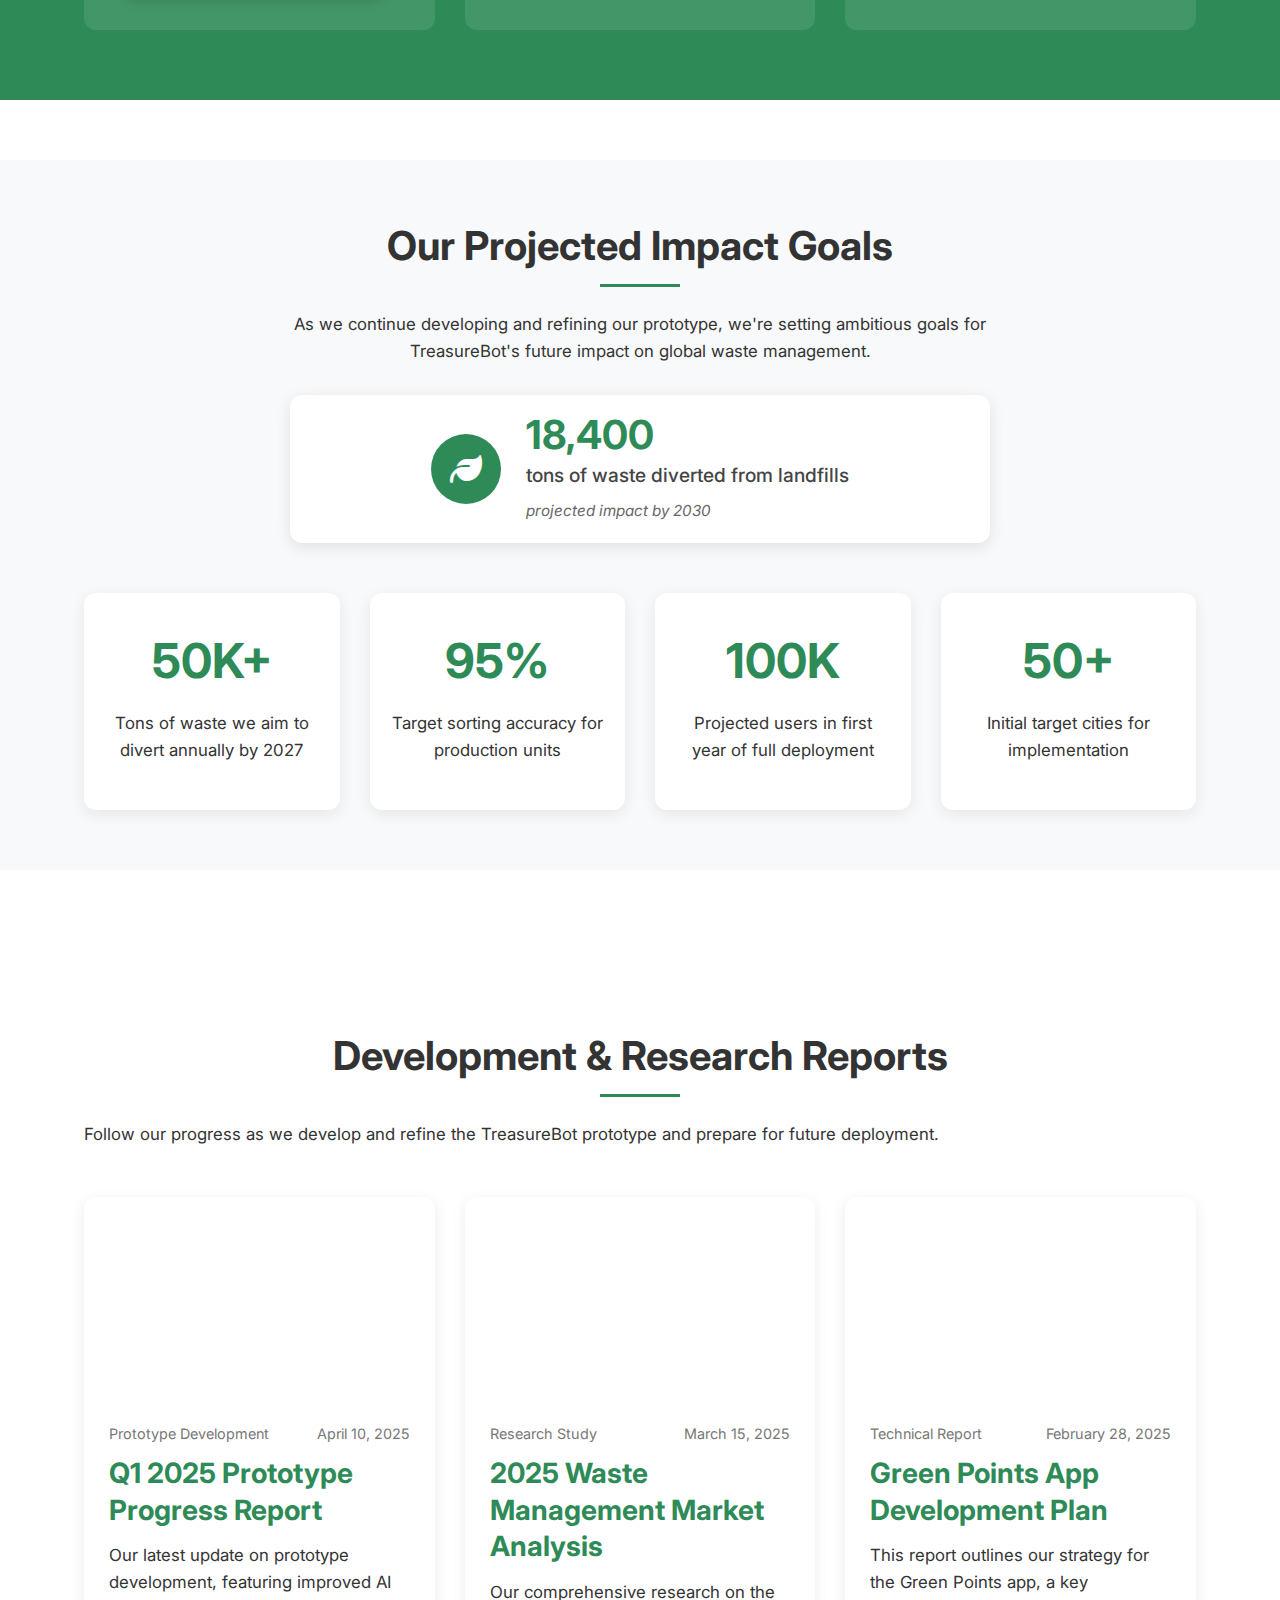
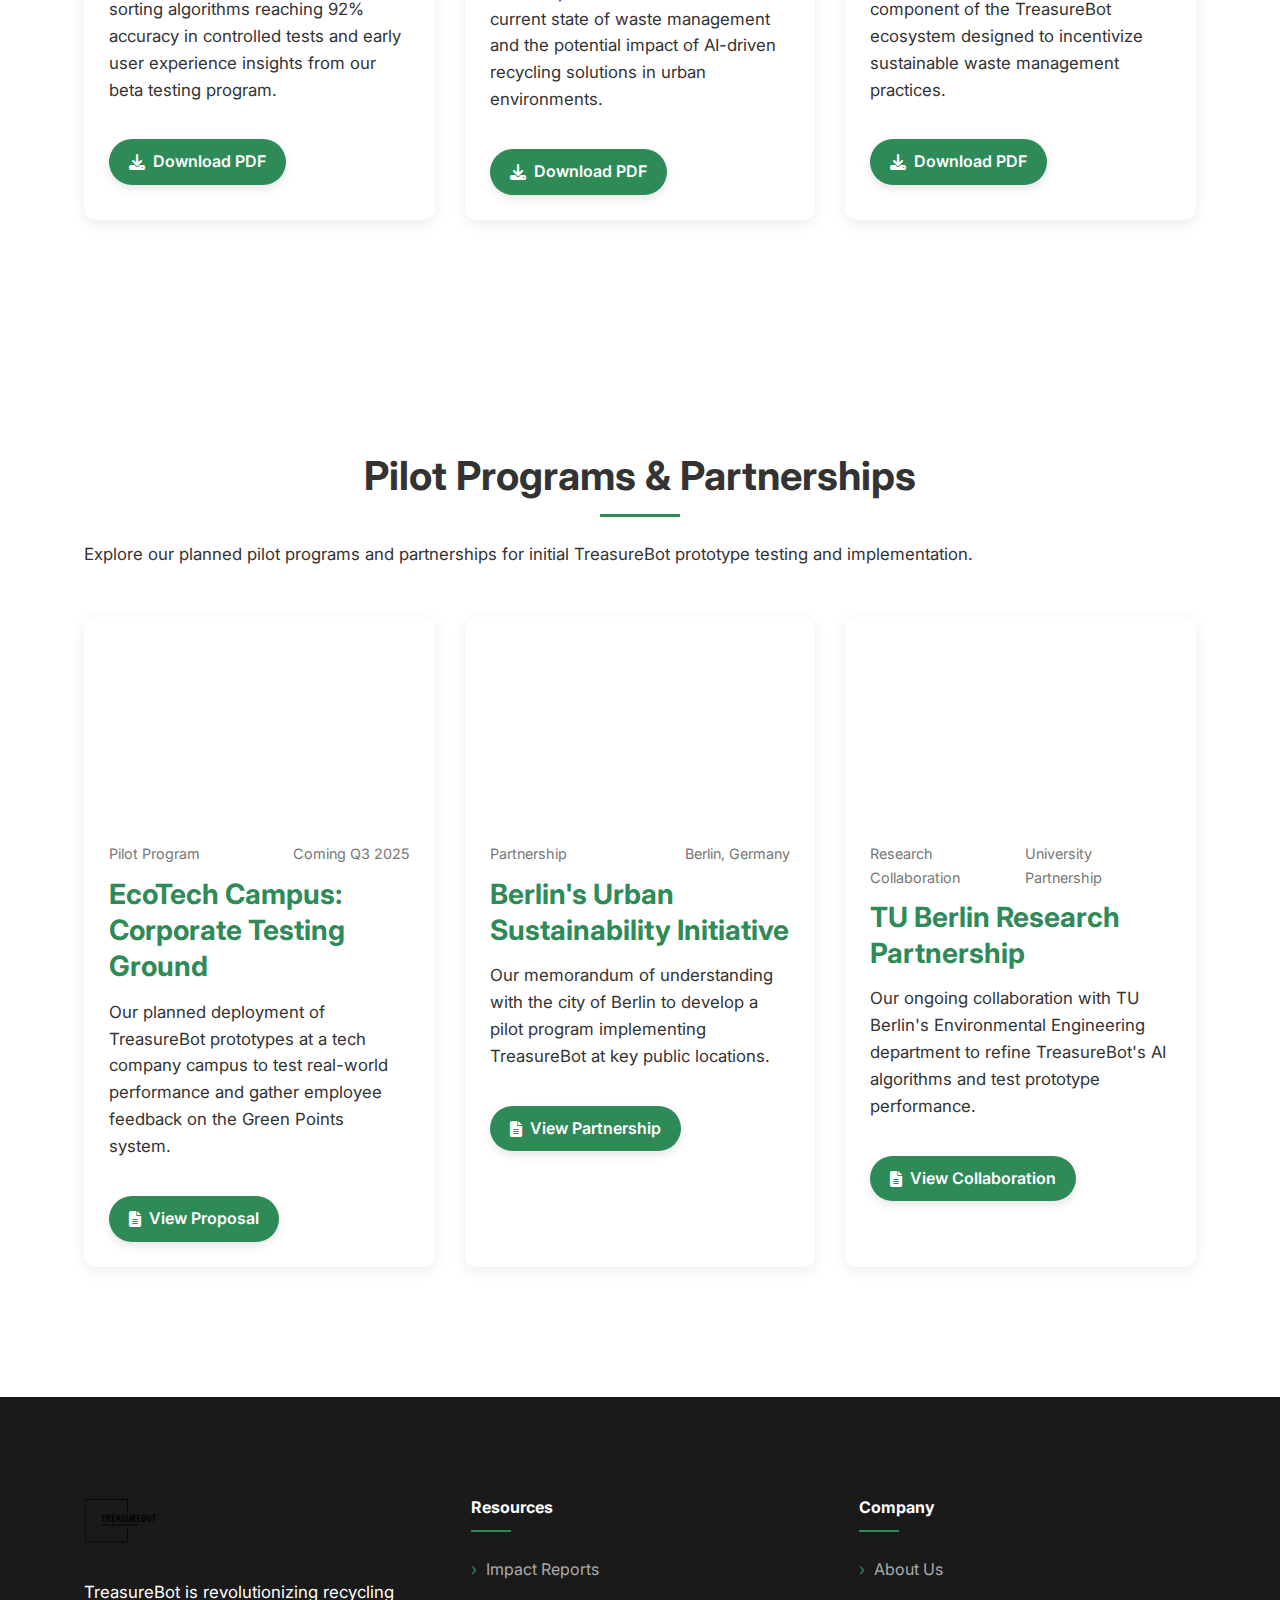
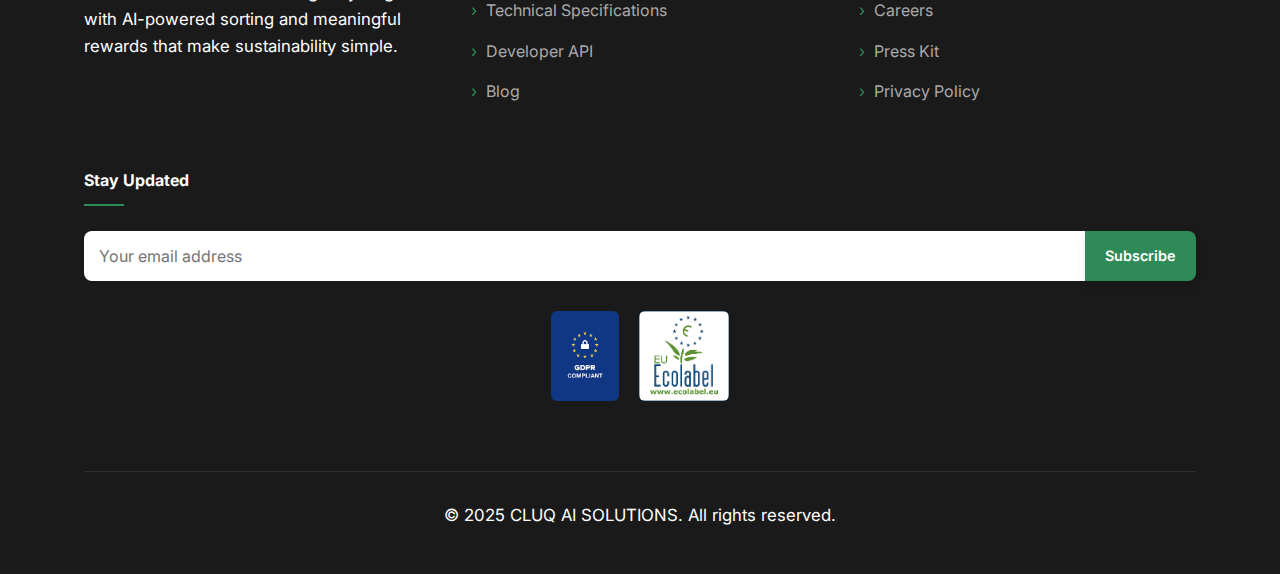
<file: pages/impact-reports.html>
<!DOCTYPE html>
<html lang="en">
<head>
    <meta charset="UTF-8">
    <meta name="viewport" content="width=device-width, initial-scale=0.8, shrink-to-fit=no">
    <title>Impact Reports | TreasureBot</title>
    <meta name="description" content="Discover how TreasureBot is making a measurable difference in waste management and sustainability around the world.">
    <link rel="stylesheet" href="../css/styles.css">
    <link rel="stylesheet" href="https://cdnjs.cloudflare.com/ajax/libs/font-awesome/6.4.0/css/all.min.css">
    <link href="https://fonts.googleapis.com/css2?family=Inter:wght@400;500;600;700&display=swap" rel="stylesheet">
    <style>
        .page-header {
            background-color: var(--background-grey);
            padding: 150px 0 60px;  /* Increased top padding from 120px to 150px */
            text-align: center;
        }
        
        .report-card {
            background-color: var(--background-light);
            border-radius: 12px;
            box-shadow: var(--shadow);
            margin-bottom: 30px;
            overflow: hidden;
            transition: var(--transition);
        }
        
        .report-card:hover {
            transform: translateY(-5px);
            box-shadow: 0 10px 20px rgba(0,0,0,0.1);
        }
        
        .report-image {
            height: 200px;
            background-size: cover;
            background-position: center;
        }
        
        .report-content {
            padding: 25px;
        }
        
        .report-meta {
            display: flex;
            justify-content: space-between;
            margin-bottom: 10px;
            font-size: 0.9rem;
            color: #777;
        }
        
        .report-grid {
            display: grid;
            grid-template-columns: repeat(auto-fill, minmax(350px, 1fr));
            gap: 30px;
            margin-top: 50px;
        }
        
        .download-btn {
            display: inline-flex;
            align-items: center;
            margin-top: 20px;
            padding: 10px 20px;
        }
        
        .download-btn i {
            margin-right: 8px;
        }
        
        .metrics-highlight {
            background-color: var(--background-grey);
            padding: 60px 0;
            margin: 60px 0;
        }
        
        .metrics-grid {
            display: grid;
            grid-template-columns: repeat(auto-fill, minmax(250px, 1fr));
            gap: 30px;
            text-align: center;
        }
        
        .metric-card {
            background-color: var(--background-light);
            padding: 30px 20px;
            border-radius: 12px;
            box-shadow: var(--shadow);
        }
        
        .metric-value {
            font-size: 3rem;
            font-weight: 700;
            color: var(--primary-color);
            margin-bottom: 10px;
        }

        .impact-counter {
            background-color: white;
            border-radius: 12px;
            box-shadow: 0 4px 15px rgba(0, 0, 0, 0.1);
            padding: 20px 30px;
            display: flex;
            align-items: center;
            justify-content: center;
            gap: 25px;
            width: 90%;
            max-width: 700px;
            margin: 0 auto 50px;
        }
        
        .counter-icon {
            background-color: var(--primary-color);
            color: white;
            width: 70px;
            height: 70px;
            border-radius: 50%;
            display: flex;
            align-items: center;
            justify-content: center;
            font-size: 2rem;
            flex-shrink: 0;
        }
        
        .counter-content {
            display: flex;
            flex-direction: column;
        }
        
        .counter-value {
            font-size: 2.5rem;
            font-weight: 700;
            color: var(--primary-color);
            line-height: 1;
        }
        
        .counter-label {
            font-size: 1.2rem;
            color: #444;
            margin-top: 5px;
            font-weight: 500;
        }
        
        .counter-note {
            font-size: 0.95rem;
            color: #666;
            font-style: italic;
            margin-top: 8px;
        }
        
        @media (max-width: 768px) {
            .impact-counter {
                flex-direction: column;
                text-align: center;
                padding: 25px;
            }
            
            .counter-icon {
                margin-bottom: 15px;
            }
        }
    </style>
</head>
<body>
    <header>
        <nav class="navbar">
            <div class="container">
                <div class="logo">
                    <a href="../index.html">
                        <img src="../images/logo.png" alt="TreasureBot Logo">
                        <span>TreasureBot</span>
                    </a>
                </div>
                <ul class="nav-menu">
                    <li><a href="../index.html#how-it-works">How It Works</a></li>
                    <li><a href="../index.html#features">Features</a></li>
                    <li><a href="../index.html#app">Green Points</a></li>
                    <li><a href="../index.html#business">For Organizations</a></li>
                    <li><a href="../index.html#contact" class="btn btn-outline">Contact</a></li>
                    <li><a href="../index.html#demo" class="btn btn-primary">See It In Action</a></li>
                </ul>
                <div class="hamburger">
                    <span class="bar"></span>
                    <span class="bar"></span>
                    <span class="bar"></span>
                </div>
            </div>
        </nav>
    </header>

    <main>
        <section class="page-header">
            <div class="container">
                <h1>Impact Reports</h1>
                <p class="subheadline">Developing a sustainable future through innovative recycling technology</p>
            </div>
        </section>

        <section class="funding-highlight" style="background-color: var(--background-light); padding: 60px 0; margin-top: 20px;">
            <div class="container">
                <h2>Current Development Status</h2>
                <p style="text-align: center; max-width: 800px; margin: 0 auto 30px;">TreasureBot is currently in the prototype development stage, actively seeking funding partners to help us complete testing and move toward mass production.</p>
                
                <div style="display: flex; flex-wrap: wrap; justify-content: center; gap: 30px; margin-top: 40px;">
                    <div style="flex: 1; min-width: 280px; max-width: 500px; background-color: white; border-radius: 12px; padding: 30px; box-shadow: var(--shadow);">
                        <h3 style="color: var(--primary-color); margin-bottom: 15px;">Prototype Development</h3>
                        <p><strong>Status:</strong> Active development</p>
                        <p><strong>Current focus:</strong> Refining AI sorting algorithms and user interface</p>
                        <p><strong>Recent milestone:</strong> Achieved 92% sorting accuracy in controlled testing</p>
                    </div>
                    
                    <div style="flex: 1; min-width: 280px; max-width: 500px; background-color: white; border-radius: 12px; padding: 30px; box-shadow: var(--shadow);">
                        <h3 style="color: var(--primary-color); margin-bottom: 15px;">Funding Goals</h3>
                        <p><strong>Seeking:</strong> Investment partners for prototype completion and initial production</p>
                        <p><strong>Target markets:</strong> Initial rollout in Europe with global expansion plans</p>
                        <p><strong>Next phase:</strong> Limited production run for extended pilot testing</p>
                    </div>
                </div>
            </div>
        </section>

        <section style="padding: 70px 0; background-color: var(--primary-color); color: white;">
            <div class="container">
                <h2 style="color: white; text-align: center; margin-bottom: 40px;">Investment & Funding Opportunities</h2>
                
                <div style="display: grid; grid-template-columns: repeat(auto-fit, minmax(300px, 1fr)); gap: 30px;">
                    <div style="background-color: rgba(255,255,255,0.1); border-radius: 12px; padding: 30px; backdrop-filter: blur(5px);">
                        <h3 style="color: white; margin-bottom: 15px;">Current Funding Round</h3>
                        <p><strong>Status:</strong> Active</p>
                        <p><strong>Seeking:</strong> €2.5M seed funding</p>
                        <p><strong>Use of funds:</strong> Completion of production-ready prototype, initial manufacturing setup, and patent finalization</p>
                        <a href="#contact" class="btn" style="background-color: white; color: var(--primary-color); margin-top: 20px; display: inline-block;">Contact for Investor Package</a>
                    </div>
                    
                    <div style="background-color: rgba(255,255,255,0.1); border-radius: 12px; padding: 30px; backdrop-filter: blur(5px);">
                        <h3 style="color: white; margin-bottom: 15px;">Grant Applications</h3>
                        <p><strong>Focus areas:</strong> Circular economy, sustainable technology, waste reduction</p>
                        <p><strong>Status:</strong> Applications submitted to EU Horizon Europe and German Federal Environmental Foundation</p>
                        <p><strong>Partnerships:</strong> Seeking additional institutional and governmental partnerships</p>
                    </div>
                    
                    <div style="background-color: rgba(255,255,255,0.1); border-radius: 12px; padding: 30px; backdrop-filter: blur(5px);">
                        <h3 style="color: white; margin-bottom: 15px;">Strategic Partners</h3>
                        <p><strong>Current focus:</strong> Identifying manufacturing and distribution partners</p>
                        <p><strong>Opportunities:</strong> Technology licensing, co-development, and joint ventures</p>
                        <p><strong>Target timeline:</strong> Finalizing key partnerships by Q4 2025</p>
                    </div>
                </div>
            </div>
        </section>

        <section class="metrics-highlight">
            <div class="container">
                <h2>Our Projected Impact Goals</h2>
                <p class="section-intro" style="text-align: center; max-width: 800px; margin: 0 auto 30px;">As we continue developing and refining our prototype, we're setting ambitious goals for TreasureBot's future impact on global waste management.</p>
                
                <div class="impact-counter">
                    <div class="counter-icon">
                        <i class="fas fa-leaf"></i>
                    </div>
                    <div class="counter-content">
                        <span class="counter-value" id="waste-counter">57,500</span>
                        <span class="counter-label">tons of waste diverted from landfills</span>
                        <div class="counter-note">projected impact by 2030</div>
                    </div>
                </div>
                
                <div class="metrics-grid">
                    <div class="metric-card">
                        <div class="metric-value">50K+</div>
                        <p>Tons of waste we aim to divert annually by 2027</p>
                    </div>
                    <div class="metric-card">
                        <div class="metric-value">95%</div>
                        <p>Target sorting accuracy for production units</p>
                    </div>
                    <div class="metric-card">
                        <div class="metric-value">100K</div>
                        <p>Projected users in first year of full deployment</p>
                    </div>
                    <div class="metric-card">
                        <div class="metric-value">50+</div>
                        <p>Initial target cities for implementation</p>
                    </div>
                </div>
            </div>
        </section>

        <section>
            <div class="container">
                <h2>Development & Research Reports</h2>
                <p>Follow our progress as we develop and refine the TreasureBot prototype and prepare for future deployment.</p>
                
                <div class="report-grid">
                    <div class="report-card">
                        <div class="report-image" style="background-image: url('https://images.unsplash.com/photo-1619364726002-dfd4fdaee5f2?ixlib=rb-4.0.3&ixid=M3wxMjA3fDB8MHxwaG90by1wYWdlfHx8fGVufDB8fHx8fA%3D%3D&auto=format&fit=crop&w=870&q=80')"></div>
                        <div class="report-content">
                            <div class="report-meta">
                                <span>Prototype Development</span>
                                <span>April 10, 2025</span>
                            </div>
                            <h3>Q1 2025 Prototype Progress Report</h3>
                            <p>Our latest update on prototype development, featuring improved AI sorting algorithms reaching 92% accuracy in controlled tests and early user experience insights from our beta testing program.</p>
                            <a href="#" class="btn btn-primary download-btn"><i class="fas fa-download"></i>Download PDF</a>
                        </div>
                    </div>
                    
                    <div class="report-card">
                        <div class="report-image" style="background-image: url('https://images.unsplash.com/photo-1493246507139-91e8fad9978e?ixlib=rb-4.0.3&ixid=M3wxMjA3fDB8MHxwaG90by1wYWdlfHx8fGVufDB8fHx8fA%3D%3D&auto=format&fit=crop&w=870&q=80')"></div>
                        <div class="report-content">
                            <div class="report-meta">
                                <span>Research Study</span>
                                <span>March 15, 2025</span>
                            </div>
                            <h3>2025 Waste Management Market Analysis</h3>
                            <p>Our comprehensive research on the current state of waste management and the potential impact of AI-driven recycling solutions in urban environments.</p>
                            <a href="#" class="btn btn-primary download-btn"><i class="fas fa-download"></i>Download PDF</a>
                        </div>
                    </div>
                    
                    <div class="report-card">
                        <div class="report-image" style="background-image: url('https://images.unsplash.com/photo-1550828520-4cb496926fc9?ixlib=rb-4.0.3&ixid=M3wxMjA3fDB8MHxwaG90by1wYWdlfHx8fGVufDB8fHx8fA%3D%3D&auto=format&fit=crop&w=870&q=80')"></div>
                        <div class="report-content">
                            <div class="report-meta">
                                <span>Technical Report</span>
                                <span>February 28, 2025</span>
                            </div>
                            <h3>Green Points App Development Plan</h3>
                            <p>This report outlines our strategy for the Green Points app, a key component of the TreasureBot ecosystem designed to incentivize sustainable waste management practices.</p>
                            <a href="#" class="btn btn-primary download-btn"><i class="fas fa-download"></i>Download PDF</a>
                        </div>
                    </div>
                </div>
            </div>
        </section>

        <section>
            <div class="container">
                <h2>Pilot Programs & Partnerships</h2>
                <p>Explore our planned pilot programs and partnerships for initial TreasureBot prototype testing and implementation.</p>
                
                <div class="report-grid">
                    <div class="report-card">
                        <div class="report-image" style="background-image: url('https://images.unsplash.com/photo-1605600659873-d808a13e4d2a?ixlib=rb-4.0.3&ixid=M3wxMjA3fDB8MHxwaG90by1wYWdlfHx8fGVufDB8fHx8fA%3D%3D&auto=format&fit=crop&w=870&q=80')"></div>
                        <div class="report-content">
                            <div class="report-meta">
                                <span>Pilot Program</span>
                                <span>Coming Q3 2025</span>
                            </div>
                            <h3>EcoTech Campus: Corporate Testing Ground</h3>
                            <p>Our planned deployment of TreasureBot prototypes at a tech company campus to test real-world performance and gather employee feedback on the Green Points system.</p>
                            <a href="#" class="btn btn-primary download-btn"><i class="fas fa-file-alt"></i>View Proposal</a>
                        </div>
                    </div>
                    
                    <div class="report-card">
                        <div class="report-image" style="background-image: url('https://images.unsplash.com/photo-1467031558611-46285aec0615?ixlib=rb-4.0.3&ixid=M3wxMjA3fDB8MHxwaG90by1wYWdlfHx8fGVufDB8fHx8fA%3D%3D&auto=format&fit=crop&w=870&q=80')"></div>
                        <div class="report-content">
                            <div class="report-meta">
                                <span>Partnership</span>
                                <span>Berlin, Germany</span>
                            </div>
                            <h3>Berlin's Urban Sustainability Initiative</h3>
                            <p>Our memorandum of understanding with the city of Berlin to develop a pilot program implementing TreasureBot at key public locations.</p>
                            <a href="#" class="btn btn-primary download-btn"><i class="fas fa-file-alt"></i>View Partnership</a>
                        </div>
                    </div>
                    
                    <div class="report-card">
                        <div class="report-image" style="background-image: url('https://images.unsplash.com/photo-1509349707313-56e77a99aaf0?ixlib=rb-4.0.3&ixid=M3wxMjA3fDB8MHxwaG90by1wYWdlfHx8fGVufDB8fHx8fA%3D%3D&auto=format&fit=crop&w=870&q=80')"></div>
                        <div class="report-content">
                            <div class="report-meta">
                                <span>Research Collaboration</span>
                                <span>University Partnership</span>
                            </div>
                            <h3>TU Berlin Research Partnership</h3>
                            <p>Our ongoing collaboration with TU Berlin's Environmental Engineering department to refine TreasureBot's AI algorithms and test prototype performance.</p>
                            <a href="#" class="btn btn-primary download-btn"><i class="fas fa-file-alt"></i>View Collaboration</a>
                        </div>
                    </div>
                </div>
            </div>
        </section>
    </main>

    <footer>
        <div class="container">
            <div class="footer-columns">
                <div class="footer-column">
                    <img src="../images/logo.png" alt="TreasureBot Logo" class="footer-logo">
                    <p>TreasureBot is revolutionizing recycling with AI-powered sorting and meaningful rewards that make sustainability simple.</p>
                </div>
                <div class="footer-column">
                    <h4>Resources</h4>
                    <ul>
                        <li><a href="impact-reports.html">Impact Reports</a></li>
                        <li><a href="technical-specifications.html">Technical Specifications</a></li>
                        <li><a href="developer-api.html">Developer API</a></li>
                        <li><a href="blog.html">Blog</a></li>
                    </ul>
                </div>
                <div class="footer-column">
                    <h4>Company</h4>
                    <ul>
                        <li><a href="about-us.html">About Us</a></li>
                        <li><a href="careers.html">Careers</a></li>
                        <li><a href="press-kit.html">Press Kit</a></li>
                        <li><a href="privacy-policy.html">Privacy Policy</a></li>
                    </ul>
                </div>
                <div class="footer-column">
                    <h4>Stay Updated</h4>
                    <form class="newsletter-form">
                        <input type="email" placeholder="Your email address" aria-label="Email address">
                        <button type="submit" class="btn btn-primary">Subscribe</button>
                    </form>
                    <div class="trust-badges">
                        <img src="../images/gdpr-badge.png" alt="GDPR Compliant" height="90px">
                        <img src="../images/eu-ecolabel-badge.png" alt="EU Ecolabel" height="90px">
                    </div>
                </div>
            </div>
            <div class="footer-bottom">
                <p>&copy; 2025 CLUQ AI SOLUTIONS. All rights reserved.</p>
            </div>
        </div>
    </footer>

    <script src="../js/script.js"></script>
</body>
</html>
</file>
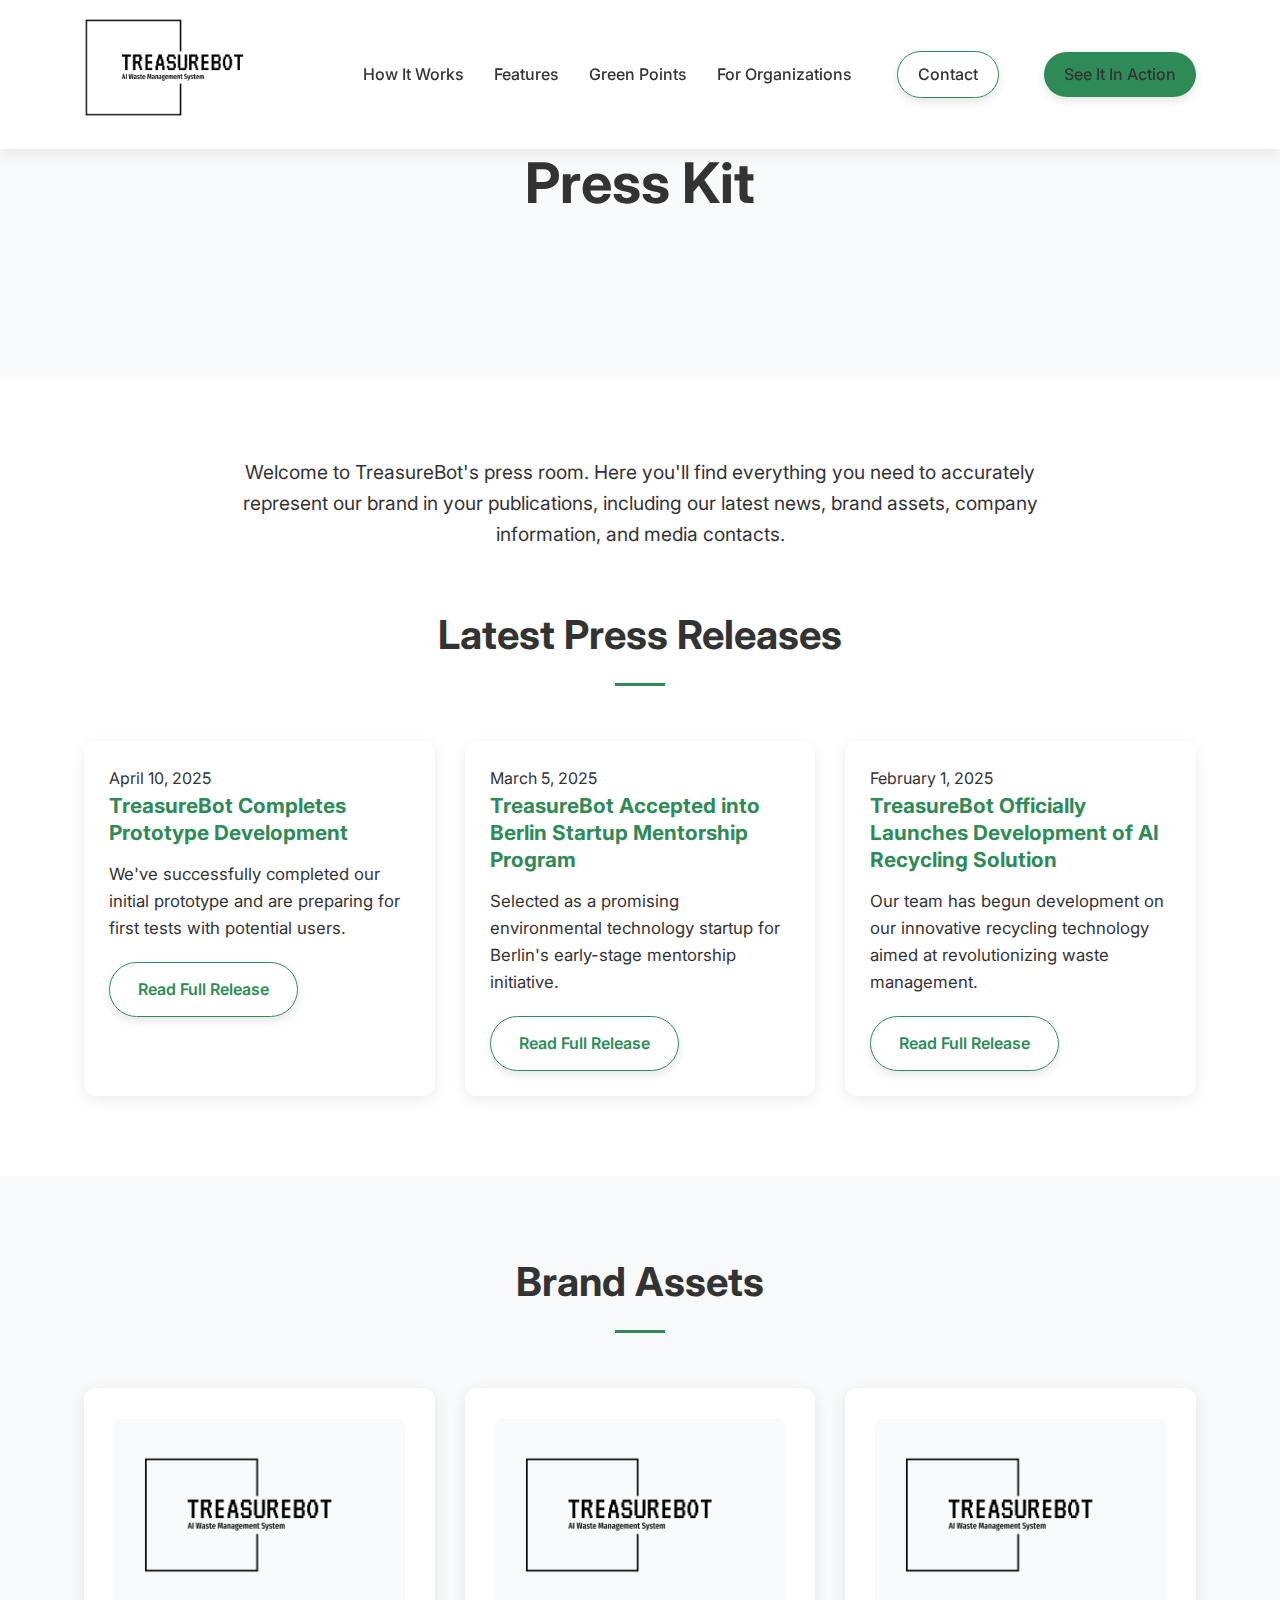
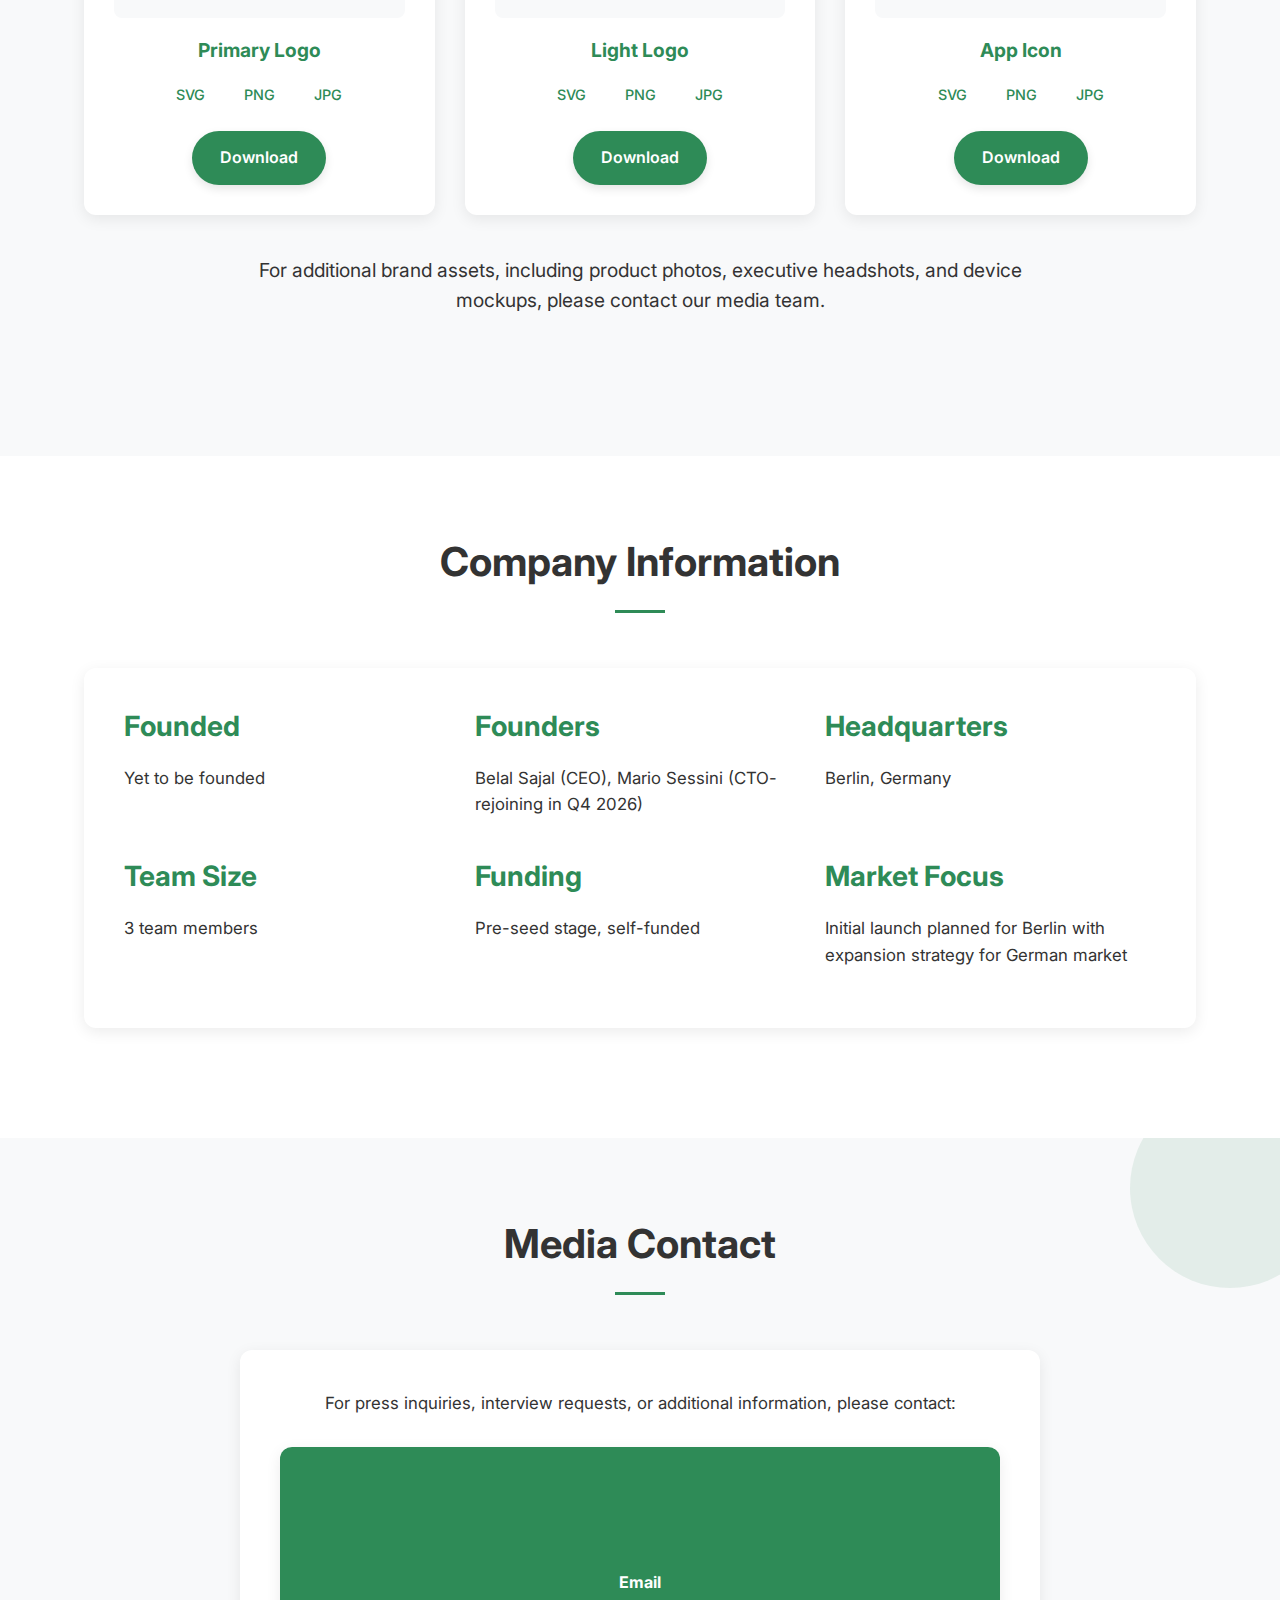
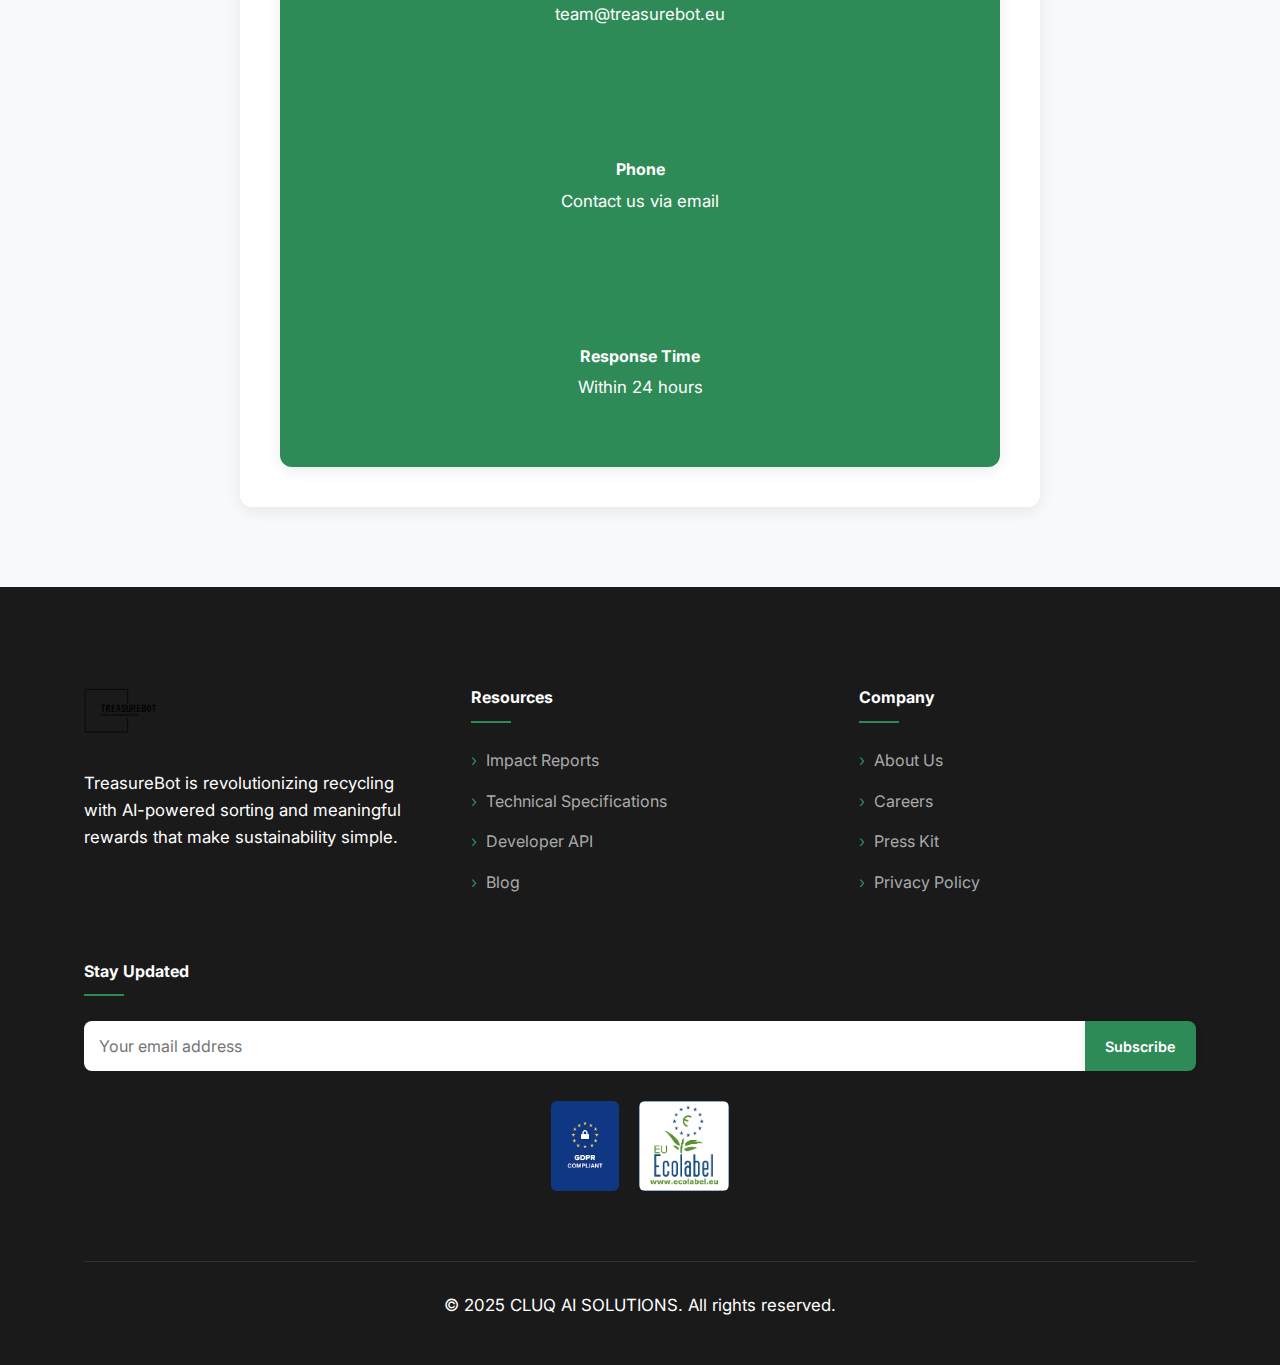
<file: pages/press-kit.html>
<!DOCTYPE html>
<html lang="en">
<head>
    <meta charset="UTF-8">
    <meta name="viewport" content="width=device-width, initial-scale=0.8, shrink-to-fit=no">
    <title>Press Kit | TreasureBot</title>
    <meta name="description" content="Access official TreasureBot press materials, brand assets, company information, and media resources for press coverage and partnership opportunities.">
    <link rel="stylesheet" href="../css/styles.css">
    <link rel="stylesheet" href="https://cdnjs.cloudflare.com/ajax/libs/font-awesome/6.4.0/css/all.min.css">
    <link href="https://fonts.googleapis.com/css2?family=Inter:wght@400;500;600;700&display=swap" rel="stylesheet">
    <style>
        .page-header {
            background-color: var(--background-grey);
            padding: 150px 0 60px;  /* Increased top padding from 120px to 150px */
            text-align: center;
        }
        
        .press-section {
            padding: 80px 0;
        }
        
        .section-title {
            text-align: center;
            margin-bottom: 50px;
        }
        
        .section-title h2 {
            margin-bottom: 15px;
            position: relative;
            display: inline-block;
        }
        
        .section-title h2:after {
            content: '';
            position: absolute;
            left: 50%;
            bottom: -10px;
            transform: translateX(-50%);
            width: 50px;
            height: 3px;
            background-color: var(--primary-color);
        }
        
        .press-intro {
            max-width: 800px;
            margin: 0 auto 60px;
            text-align: center;
        }
        
        .press-intro p {
            font-size: 1.2rem;
            color: var(--text-color);
        }
        
        .press-grid {
            display: grid;
            grid-template-columns: repeat(auto-fit, minmax(300px, 1fr));
            gap: 30px;
        }
        
        .press-card {
            background-color: var(--background-light);
            border-radius: 12px;
            overflow: hidden;
            box-shadow: var(--shadow);
            transition: var(--transition);
        }
        
        .press-card:hover {
            transform: translateY(-5px);
        }
        
        .press-card-content {
            padding: 25px;
        }
        
        .press-card-title {
            margin-bottom: 15px;
            font-size: 1.3rem;
        }
        
        .press-card-desc {
            color: var(--text-medium);
            margin-bottom: 20px;
        }
        
        .brand-assets {
            background-color: var(--background-grey);
            padding: 80px 0;
        }
        
        .brand-assets-grid {
            display: grid;
            grid-template-columns: repeat(auto-fit, minmax(300px, 1fr));
            gap: 30px;
        }
        
        .asset-card {
            background-color: var(--background-light);
            border-radius: 12px;
            padding: 30px;
            text-align: center;
            box-shadow: var(--shadow);
        }
        
        .asset-preview {
            height: 200px;
            display: flex;
            align-items: center;
            justify-content: center;
            margin-bottom: 20px;
            background-color: var(--background-grey);
            border-radius: 8px;
            overflow: hidden;
        }
        
        .asset-preview img {
            max-width: 80%;
            max-height: 80%;
        }
        
        .asset-title {
            margin-bottom: 15px;
            font-size: 1.2rem;
        }
        
        .asset-formats {
            display: flex;
            justify-content: center;
            gap: 15px;
            margin-bottom: 20px;
        }
        
        .format-badge {
            background-color: var(--primary-color-light);
            color: var(--primary-color);
            padding: 5px 12px;
            border-radius: 20px;
            font-size: 0.9rem;
            font-weight: 500;
        }
        
        .press-info {
            padding: 80px 0;
        }
        
        .info-card {
            background-color: var(--background-light);
            border-radius: 12px;
            padding: 40px;
            margin-bottom: 30px;
            box-shadow: var(--shadow);
        }
        
        .info-card h3 {
            margin-bottom: 20px;
            color: var(--primary-color);
        }
        
        .info-card p, .info-card ul {
            margin-bottom: 20px;
        }
        
        .info-card ul {
            padding-left: 20px;
        }
        
        .info-card li {
            margin-bottom: 10px;
        }
        
        .contact-section {
            background-color: var(--background-grey);
            padding: 80px 0;
            text-align: center;
        }
        
        .contact-card {
            background-color: var(--background-light);
            border-radius: 12px;
            padding: 40px;
            max-width: 800px;
            margin: 0 auto;
            box-shadow: var(--shadow);
        }
        
        .contact-info {
            display: flex;
            flex-wrap: wrap;
            justify-content: center;
            gap: 40px;
            margin-top: 30px;
        }
        
        .contact-item {
            display: flex;
            flex-direction: column;
            align-items: center;
        }
        
        .contact-icon {
            width: 60px;
            height: 60px;
            border-radius: 50%;
            background-color: var(--primary-color-light);
            color: var(--primary-color);
            display: flex;
            align-items: center;
            justify-content: center;
            font-size: 1.5rem;
            margin-bottom: 15px;
        }
    </style>
</head>
<body>
    <header>
        <nav class="navbar">
            <div class="container">
                <div class="logo">
                    <a href="../index.html">
                        <img src="../images/logo.png" alt="TreasureBot Logo">
                        <span>TreasureBot</span>
                    </a>
                </div>
                <ul class="nav-menu">
                    <li><a href="../index.html#how-it-works">How It Works</a></li>
                    <li><a href="../index.html#features">Features</a></li>
                    <li><a href="../index.html#app">Green Points</a></li>
                    <li><a href="../index.html#business">For Organizations</a></li>
                    <li><a href="../index.html#contact" class="btn btn-outline">Contact</a></li>
                    <li><a href="../index.html#demo" class="btn btn-primary">See It In Action</a></li>
                </ul>
                <div class="hamburger">
                    <span class="bar"></span>
                    <span class="bar"></span>
                    <span class="bar"></span>
                </div>
            </div>
        </nav>
    </header>

    <main>
        <section class="page-header">
            <div class="container">
                <h1>Press Kit</h1>
                <p class="subheadline">Official media resources for TreasureBot</p>
            </div>
        </section>

        <section class="press-section">
            <div class="container">
                <div class="press-intro">
                    <p>Welcome to TreasureBot's press room. Here you'll find everything you need to accurately represent our brand in your publications, including our latest news, brand assets, company information, and media contacts.</p>
                </div>
                
                <div class="section-title">
                    <h2>Latest Press Releases</h2>
                </div>
                
                <div class="press-grid">
                    <div class="press-card">
                        <div class="press-card-content">
                            <div class="press-meta">April 10, 2025</div>
                            <h3 class="press-card-title">TreasureBot Completes Prototype Development</h3>
                            <p class="press-card-desc">We've successfully completed our initial prototype and are preparing for first tests with potential users.</p>
                            <a href="#" class="btn btn-outline">Read Full Release</a>
                        </div>
                    </div>
                    
                    <div class="press-card">
                        <div class="press-card-content">
                            <div class="press-meta">March 5, 2025</div>
                            <h3 class="press-card-title">TreasureBot Accepted into Berlin Startup Mentorship Program</h3>
                            <p class="press-card-desc">Selected as a promising environmental technology startup for Berlin's early-stage mentorship initiative.</p>
                            <a href="#" class="btn btn-outline">Read Full Release</a>
                        </div>
                    </div>
                    
                    <div class="press-card">
                        <div class="press-card-content">
                            <div class="press-meta">February 1, 2025</div>
                            <h3 class="press-card-title">TreasureBot Officially Launches Development of AI Recycling Solution</h3>
                            <p class="press-card-desc">Our team has begun development on our innovative recycling technology aimed at revolutionizing waste management.</p>
                            <a href="#" class="btn btn-outline">Read Full Release</a>
                        </div>
                    </div>
                </div>
            </div>
        </section>

        <section class="brand-assets">
            <div class="container">
                <div class="section-title">
                    <h2>Brand Assets</h2>
                </div>
                
                <div class="brand-assets-grid">
                    <div class="asset-card">
                        <div class="asset-preview">
                            <img src="../images/logo.png" alt="TreasureBot Logo">
                        </div>
                        <h3 class="asset-title">Primary Logo</h3>
                        <div class="asset-formats">
                            <span class="format-badge">SVG</span>
                            <span class="format-badge">PNG</span>
                            <span class="format-badge">JPG</span>
                        </div>
                        <a href="#" class="btn btn-primary">Download</a>
                    </div>
                    
                    <div class="asset-card">
                        <div class="asset-preview">
                            <img src="../images/logo.png" alt="TreasureBot Logo White">
                        </div>
                        <h3 class="asset-title">Light Logo</h3>
                        <div class="asset-formats">
                            <span class="format-badge">SVG</span>
                            <span class="format-badge">PNG</span>
                            <span class="format-badge">JPG</span>
                        </div>
                        <a href="#" class="btn btn-primary">Download</a>
                    </div>
                    
                    <div class="asset-card">
                        <div class="asset-preview">
                            <img src="../images/logo.png" alt="TreasureBot Icon">
                        </div>
                        <h3 class="asset-title">App Icon</h3>
                        <div class="asset-formats">
                            <span class="format-badge">SVG</span>
                            <span class="format-badge">PNG</span>
                            <span class="format-badge">JPG</span>
                        </div>
                        <a href="#" class="btn btn-primary">Download</a>
                    </div>
                </div>
                
                <div class="press-intro" style="margin-top: 40px;">
                    <p>For additional brand assets, including product photos, executive headshots, and device mockups, please contact our media team.</p>
                </div>
            </div>
        </section>

        <section class="press-info">
            <div class="container">
                <div class="section-company-info">
                    <div class="section-title">
                        <h2>Company Information</h2>
                    </div>
                    
                    <div class="info-card">
                        <div class="company-facts">
                            <div class="fact-grid" style="display: grid; grid-template-columns: repeat(auto-fit, minmax(250px, 1fr)); gap: 20px;">
                                <div class="fact-item">
                                    <h3>Founded</h3>
                                    <p>Yet to be founded</p>
                                </div>
                                <div class="fact-item">
                                    <h3>Founders</h3>
                                    <p>Belal Sajal (CEO), Mario Sessini (CTO- rejoining in Q4 2026)</p>
                                </div>
                                <div class="fact-item">
                                    <h3>Headquarters</h3>
                                    <p>Berlin, Germany</p>
                                </div>
                                <div class="fact-item">
                                    <h3>Team Size</h3>
                                    <p>3 team members</p>
                                </div>
                                <div class="fact-item">
                                    <h3>Funding</h3>
                                    <p>Pre-seed stage, self-funded</p>
                                </div>
                                <div class="fact-item">
                                    <h3>Market Focus</h3>
                                    <p>Initial launch planned for Berlin with expansion strategy for German market</p>
                                </div>
                            </div>
                        </div>
                    </div>
                </div>
            </div>
        </section>

        <section class="contact-section">
            <div class="container">
                <div class="section-title">
                    <h2>Media Contact</h2>
                </div>
                
                <div class="contact-card">
                    <p>For press inquiries, interview requests, or additional information, please contact:</p>
                    
                    <div class="contact-info">
                        <div class="contact-item">
                            <div class="contact-icon">
                                <i class="fas fa-envelope"></i>
                            </div>
                            <h4>Email</h4>
                            <p>team@treasurebot.eu</p>
                        </div>
                        
                        <div class="contact-item">
                            <div class="contact-icon">
                                <i class="fas fa-phone"></i>
                            </div>
                            <h4>Phone</h4>
                            <p>Contact us via email</p>
                        </div>
                        
                        <div class="contact-item">
                            <div class="contact-icon">
                                <i class="fas fa-clock"></i>
                            </div>
                            <h4>Response Time</h4>
                            <p>Within 24 hours</p>
                        </div>
                    </div>
                </div>
            </div>
        </section>
    </main>

    <footer>
        <div class="container">
            <div class="footer-columns">
                <div class="footer-column">
                    <img src="../images/logo.png" alt="TreasureBot Logo" class="footer-logo">
                    <p>TreasureBot is revolutionizing recycling with AI-powered sorting and meaningful rewards that make sustainability simple.</p>
                </div>
                <div class="footer-column">
                    <h4>Resources</h4>
                    <ul>
                        <li><a href="impact-reports.html">Impact Reports</a></li>
                        <li><a href="technical-specifications.html">Technical Specifications</a></li>
                        <li><a href="developer-api.html">Developer API</a></li>
                        <li><a href="blog.html">Blog</a></li>
                    </ul>
                </div>
                <div class="footer-column">
                    <h4>Company</h4>
                    <ul>
                        <li><a href="about-us.html">About Us</a></li>
                        <li><a href="careers.html">Careers</a></li>
                        <li><a href="press-kit.html">Press Kit</a></li>
                        <li><a href="privacy-policy.html">Privacy Policy</a></li>
                    </ul>
                </div>
                <div class="footer-column">
                    <h4>Stay Updated</h4>
                    <form class="newsletter-form">
                        <input type="email" placeholder="Your email address" aria-label="Email address">
                        <button type="submit" class="btn btn-primary">Subscribe</button>
                    </form>
                    <div class="trust-badges">
                        <img src="../images/gdpr-badge.png" alt="GDPR Compliant" height="90px">
                        <img src="../images/eu-ecolabel-badge.png" alt="EU Ecolabel" height="90px">
                    </div>
                </div>
            </div>
            <div class="footer-bottom">
                <p>&copy; 2025 CLUQ AI SOLUTIONS. All rights reserved.</p>
            </div>
        </div>
    </footer>

    <script src="../js/script.js"></script>
</body>
</html>
</file>
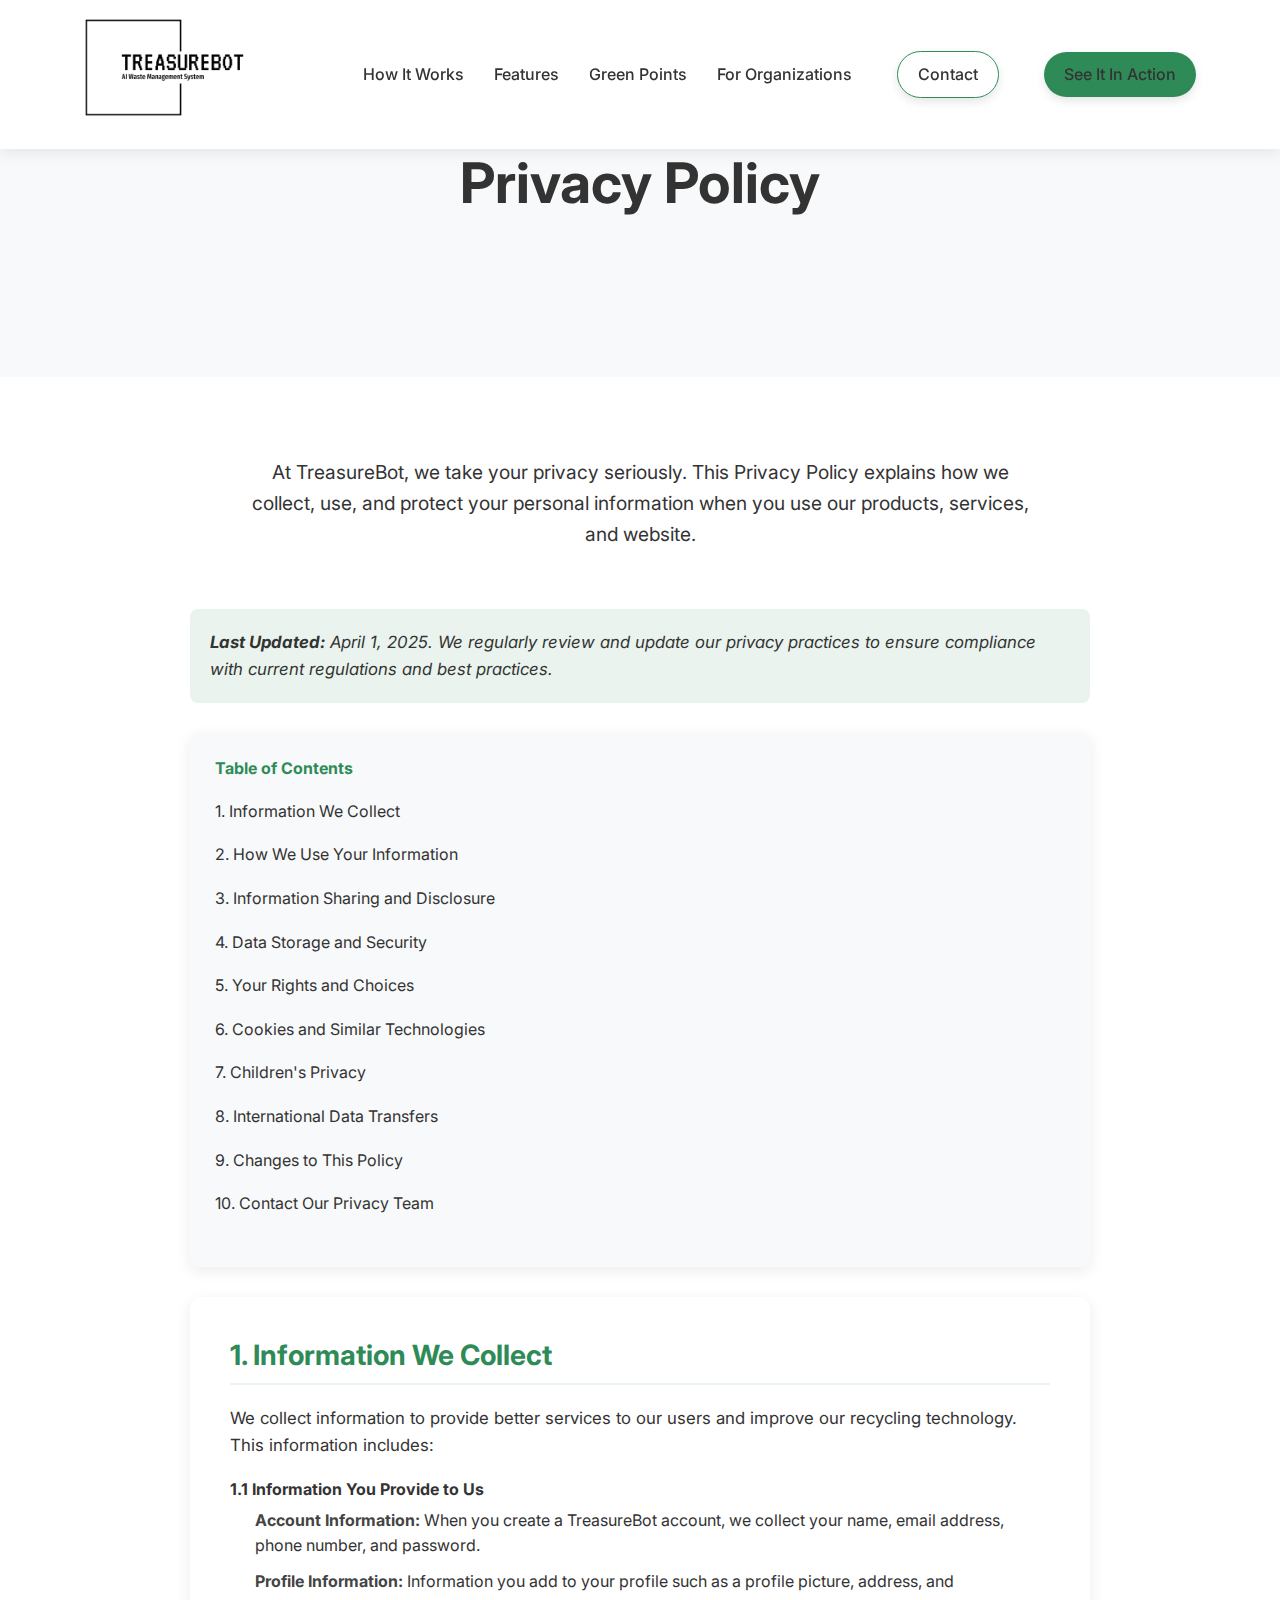
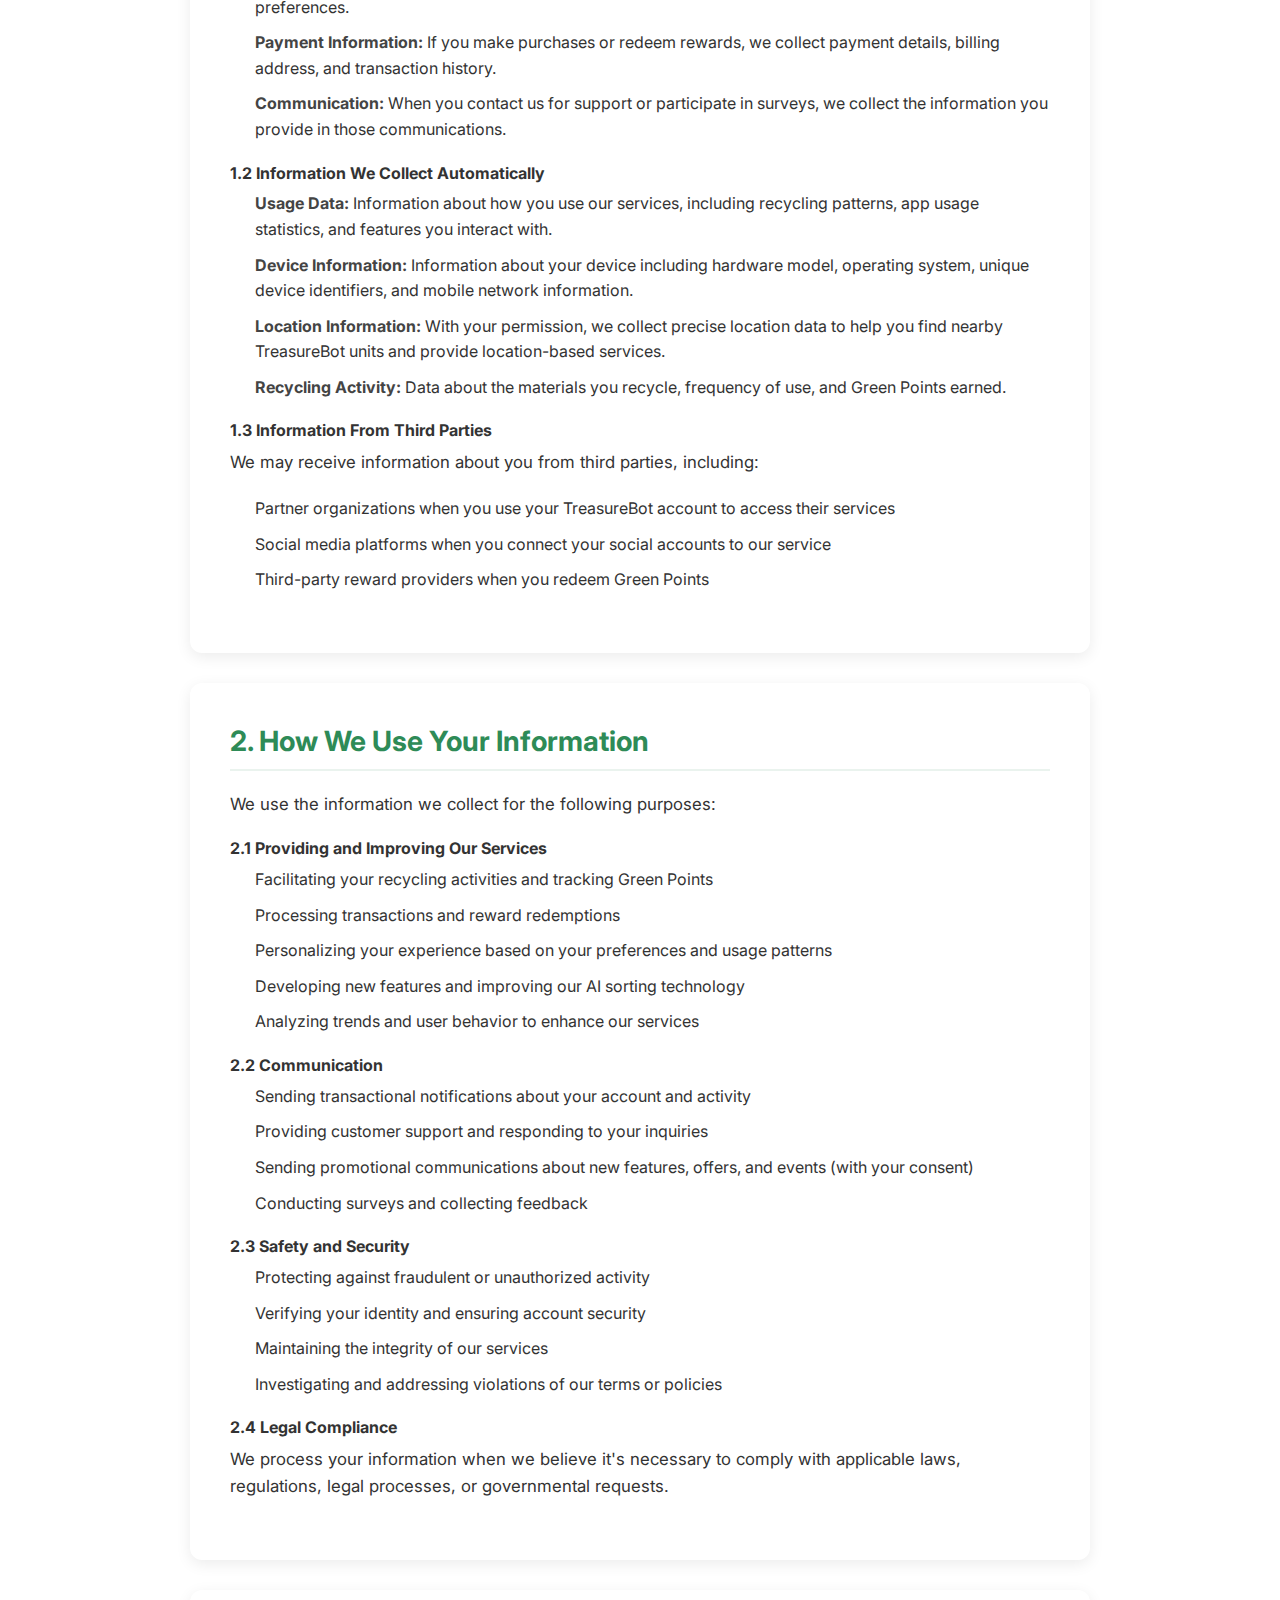
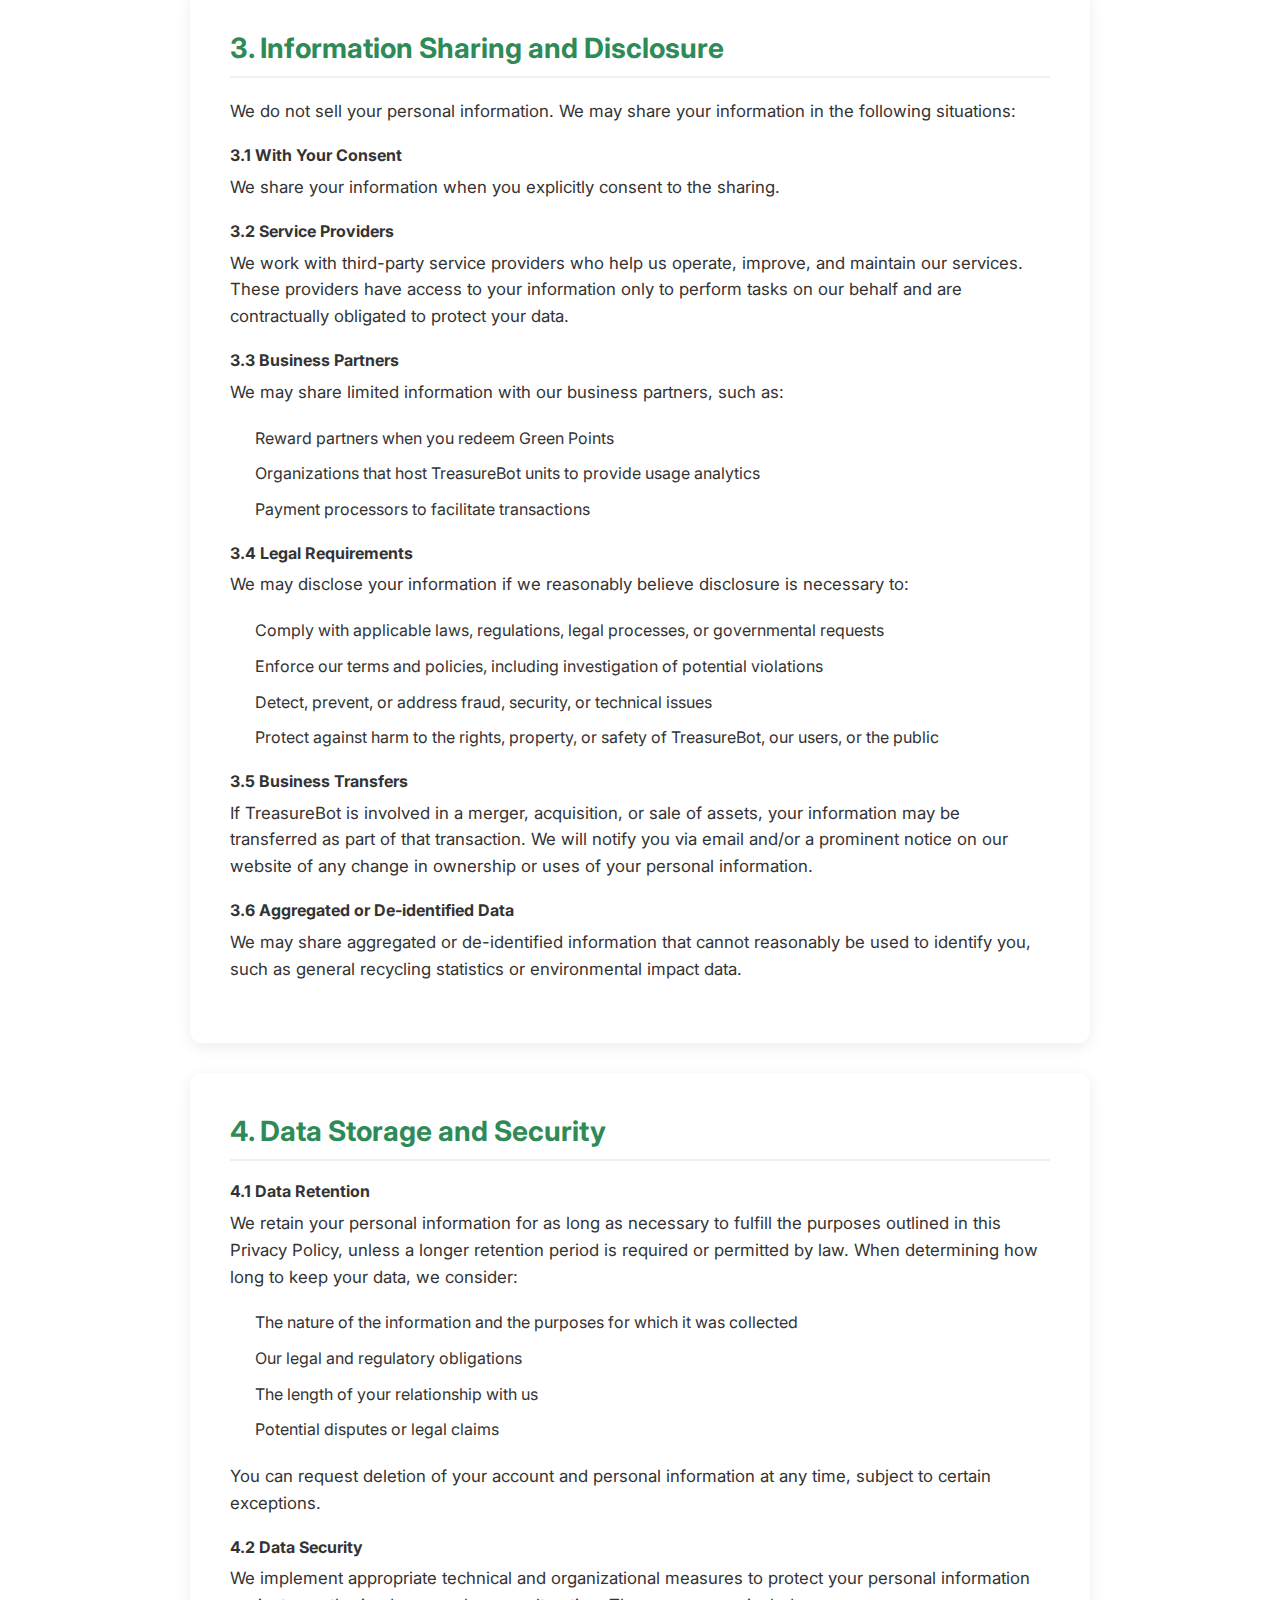
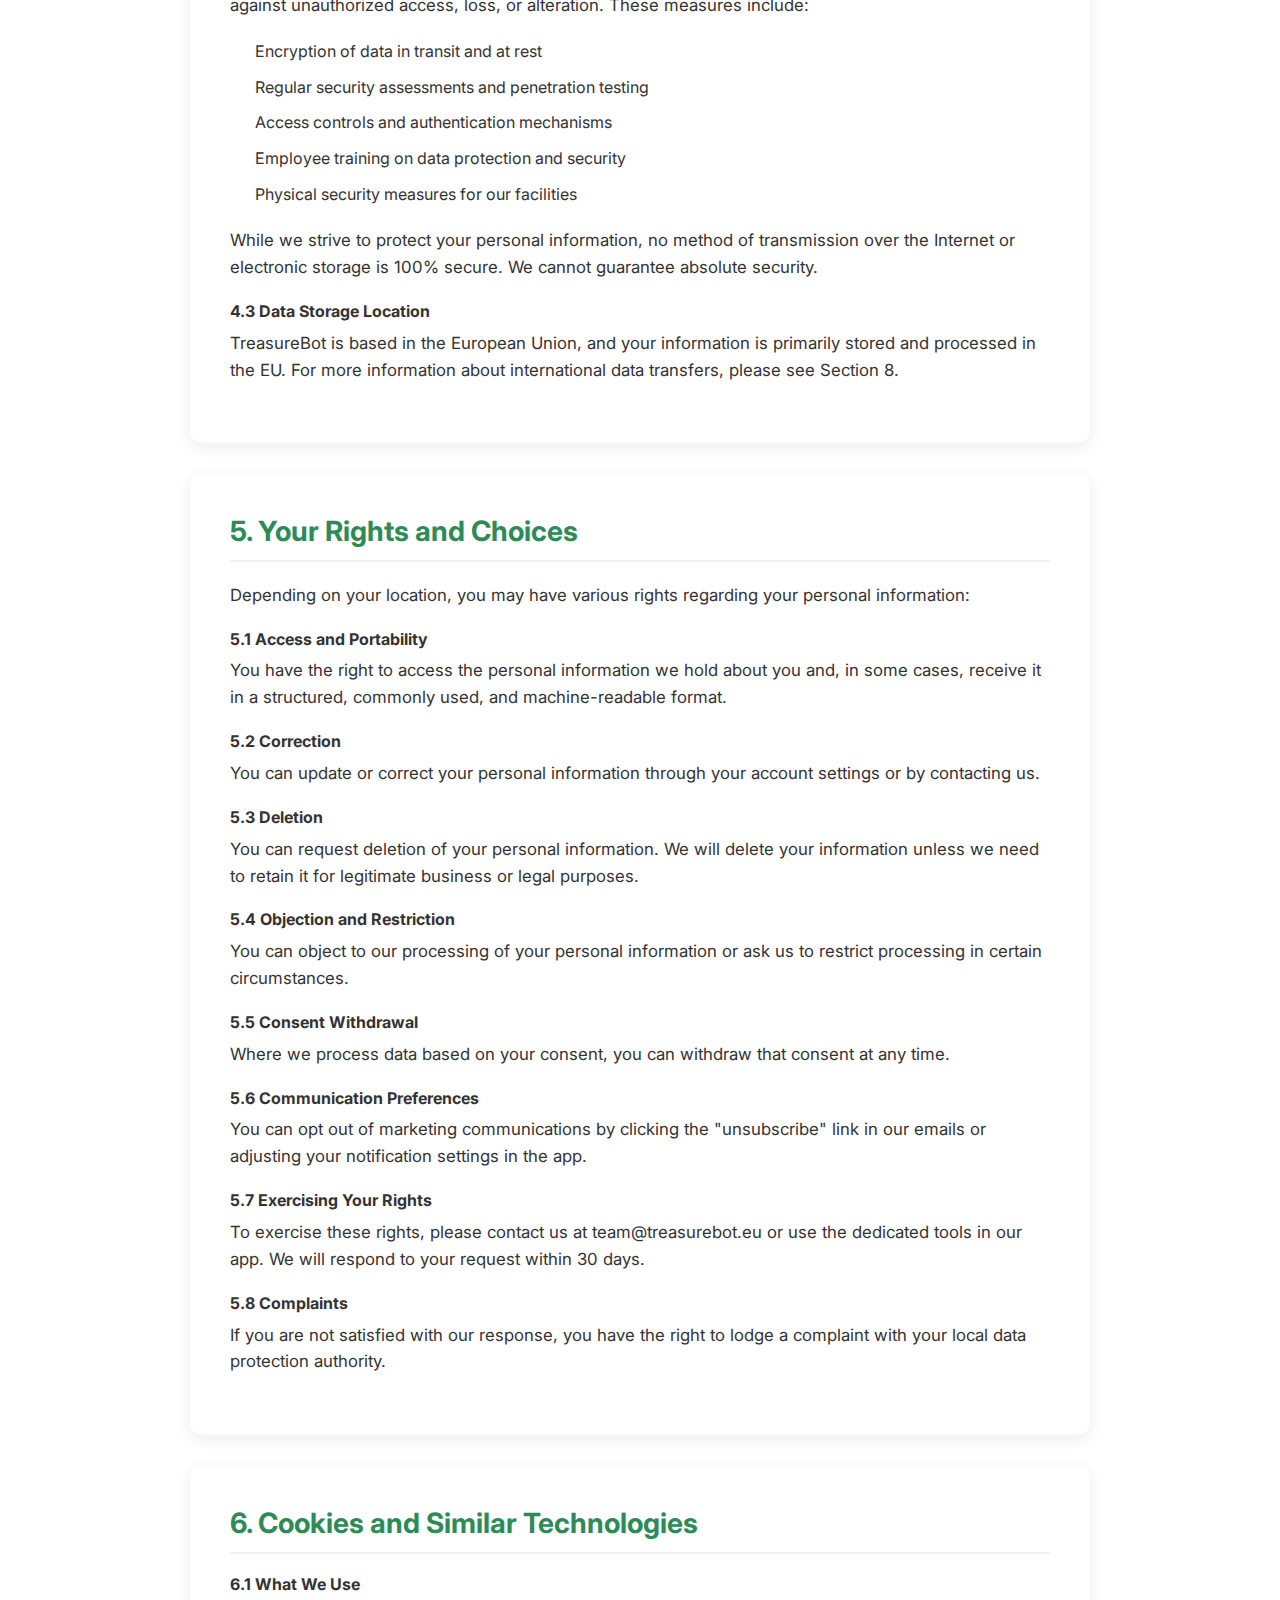
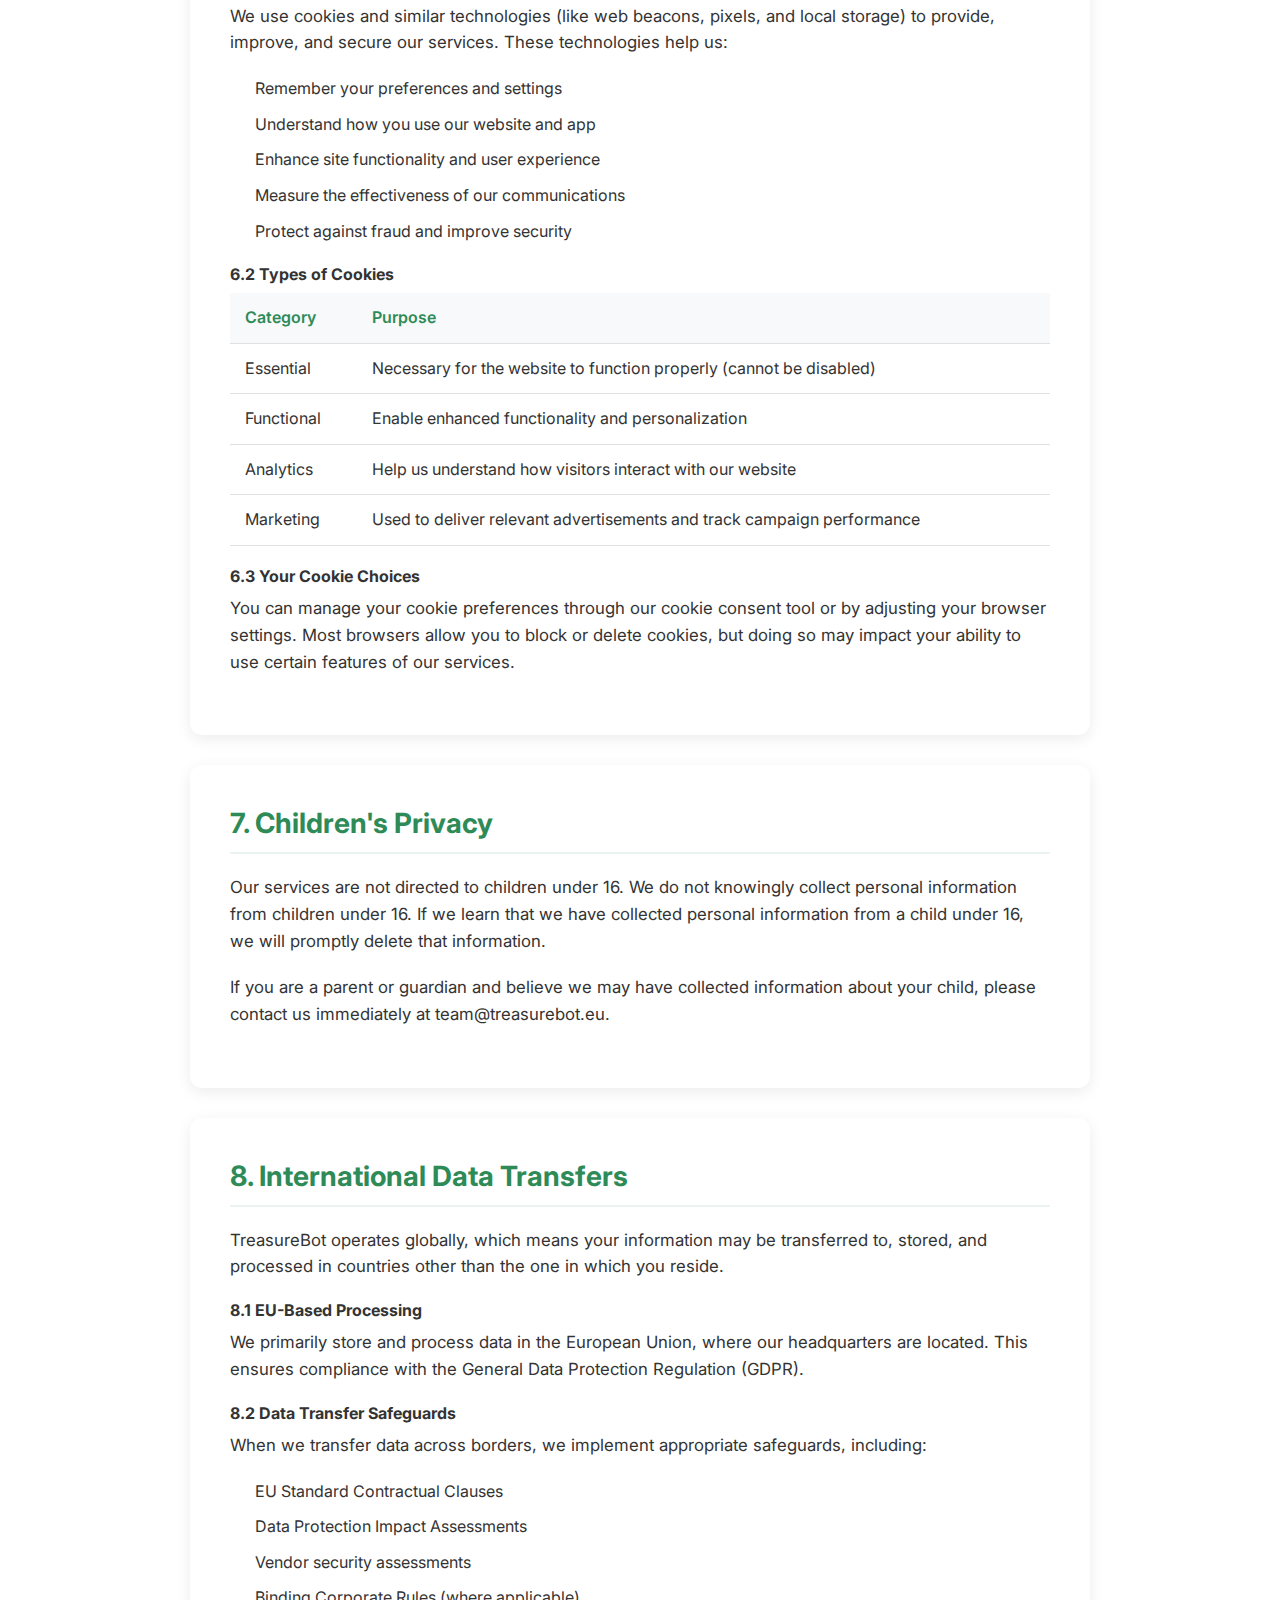
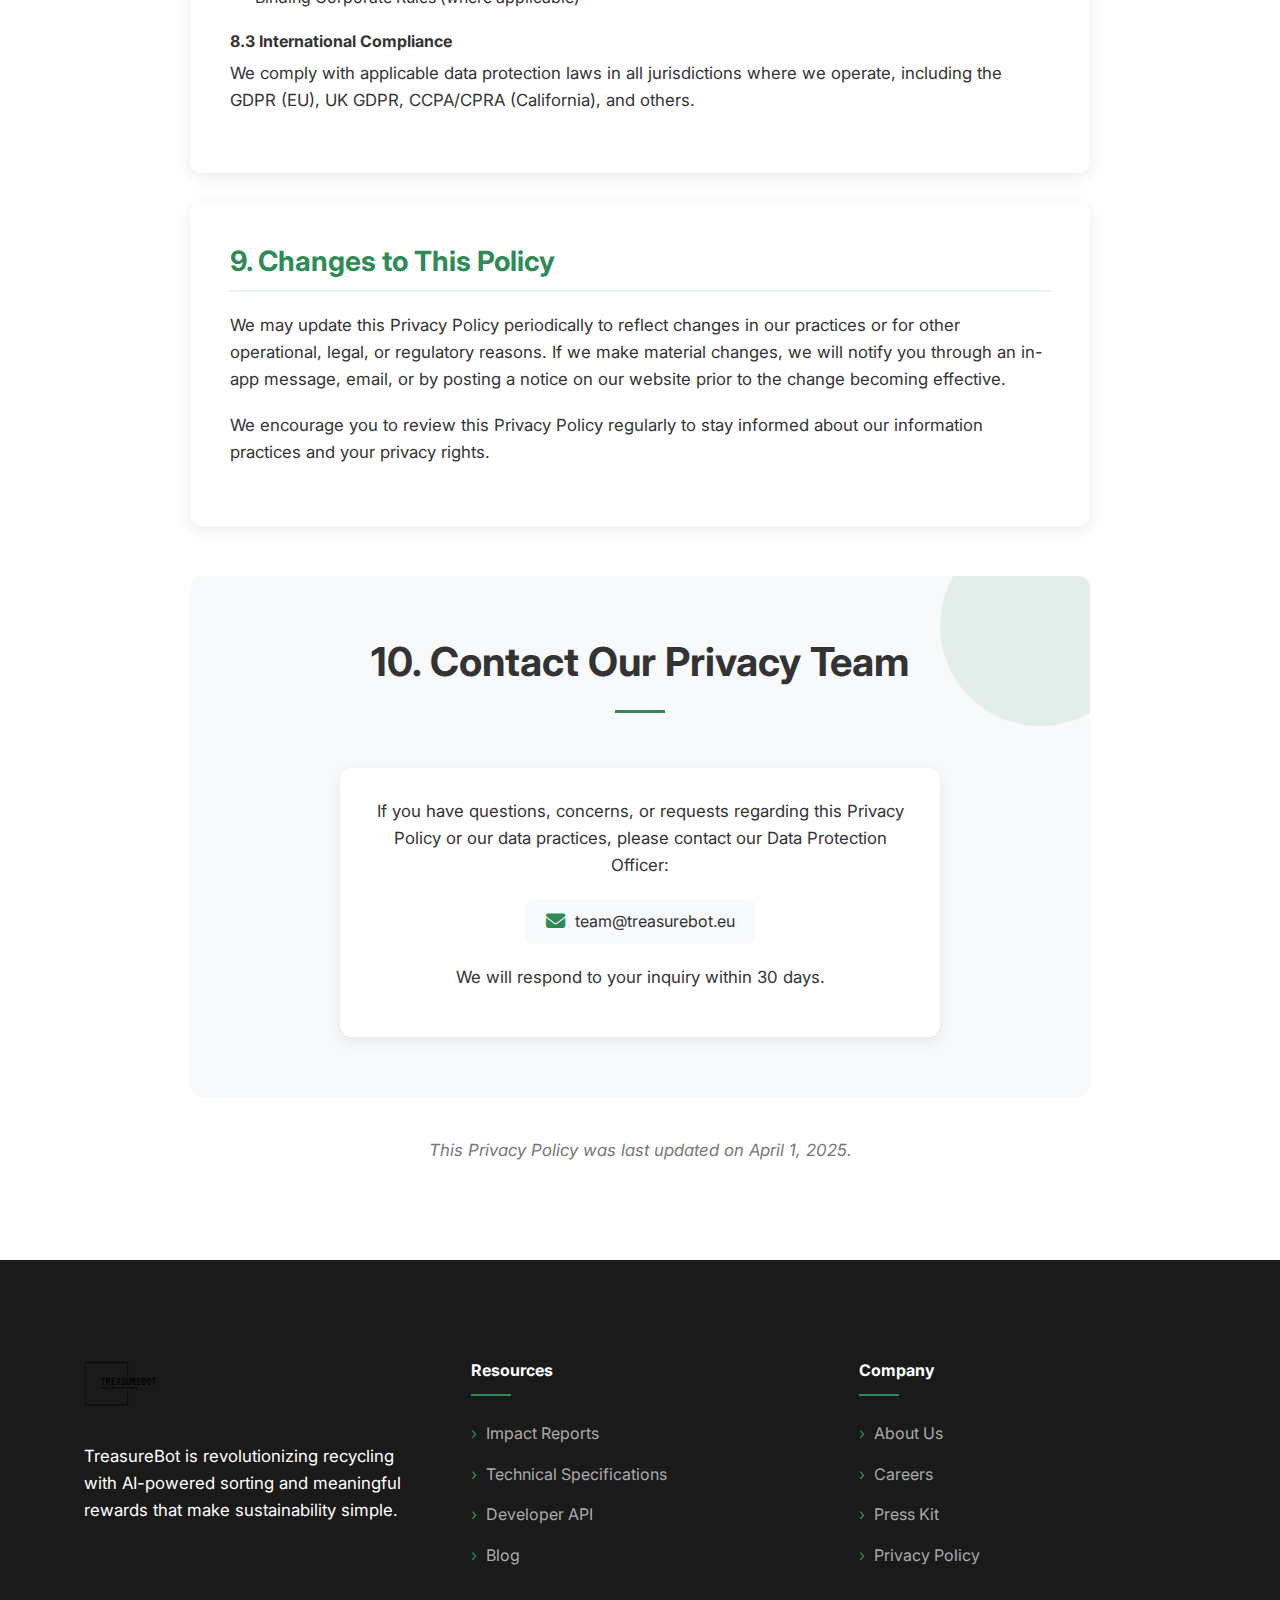
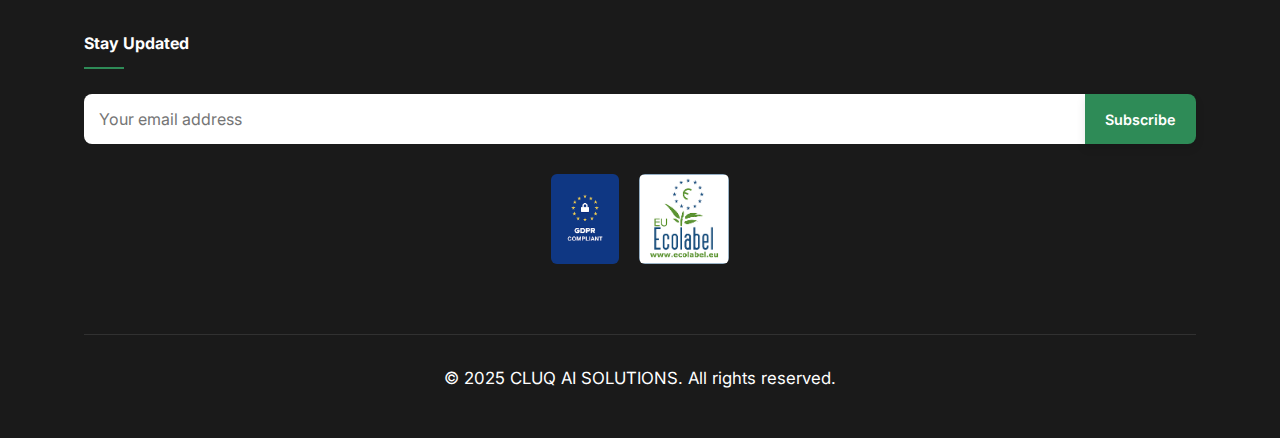
<file: pages/privacy-policy.html>
<!DOCTYPE html>
<html lang="en">
<head>
    <meta charset="UTF-8">
    <meta name="viewport" content="width=device-width, initial-scale=0.8, shrink-to-fit=no">
    <title>Privacy Policy | TreasureBot</title>
    <meta name="description" content="TreasureBot's Privacy Policy explains how we collect, use, and protect your personal data when you use our products and services.">
    <link rel="stylesheet" href="../css/styles.css">
    <link rel="stylesheet" href="https://cdnjs.cloudflare.com/ajax/libs/font-awesome/6.4.0/css/all.min.css">
    <link href="https://fonts.googleapis.com/css2?family=Inter:wght@400;500;600;700&display=swap" rel="stylesheet">
    <style>
        .page-header {
            background-color: var(--background-grey);
            padding: 150px 0 60px;  /* Increased top padding from 120px to 150px */
            text-align: center;
        }
        
        .privacy-section {
            padding: 80px 0;
        }
        
        .section-title {
            text-align: center;
            margin-bottom: 50px;
        }
        
        .section-title h2 {
            margin-bottom: 15px;
            position: relative;
            display: inline-block;
        }
        
        .section-title h2:after {
            content: '';
            position: absolute;
            left: 50%;
            bottom: -10px;
            transform: translateX(-50%);
            width: 50px;
            height: 3px;
            background-color: var(--primary-color);
        }
        
        .privacy-intro {
            max-width: 800px;
            margin: 0 auto 60px;
            text-align: center;
        }
        
        .privacy-intro p {
            font-size: 1.2rem;
            color: var(--text-color);
        }
        
        .privacy-content {
            max-width: 900px;
            margin: 0 auto;
        }
        
        .policy-card {
            background-color: var(--background-light);
            border-radius: 12px;
            padding: 40px;
            margin-bottom: 30px;
            box-shadow: var(--shadow);
        }
        
        .policy-card h3 {
            margin-bottom: 20px;
            color: var(--primary-color);
            padding-bottom: 10px;
            border-bottom: 2px solid rgba(46, 139, 87, 0.1);
        }
        
        .policy-card p, .policy-card ul, .policy-card ol {
            margin-bottom: 20px;
        }
        
        .policy-card ul, .policy-card ol {
            padding-left: 25px;
        }
        
        .policy-card li {
            margin-bottom: 10px;
        }
        
        .policy-card strong {
            color: #444;
        }
        
        .policy-card table {
            width: 100%;
            border-collapse: collapse;
            margin-bottom: 20px;
        }
        
        .policy-card table th, .policy-card table td {
            padding: 12px 15px;
            text-align: left;
            border-bottom: 1px solid var(--border-color);
        }
        
        .policy-card table th {
            background-color: var(--background-grey);
            font-weight: 600;
            color: var(--primary-color);
        }
        
        .policy-card table tr:hover {
            background-color: rgba(46, 139, 87, 0.03);
        }
        
        .update-notice {
            background-color: rgba(46, 139, 87, 0.1);
            padding: 20px;
            border-radius: 8px;
            margin-bottom: 30px;
        }
        
        .update-notice p {
            margin-bottom: 0;
            font-style: italic;
        }
        
        .contact-section {
            background-color: var(--background-grey);
            padding: 60px 0;
            text-align: center;
            border-radius: 12px;
            margin-top: 50px;
        }
        
        .privacy-team-contact {
            max-width: 600px;
            margin: 0 auto;
            background-color: var(--background-light);
            padding: 30px;
            border-radius: 12px;
            box-shadow: var(--shadow);
        }
        
        .privacy-team-contact h3 {
            margin-bottom: 20px;
            color: var(--primary-color);
        }
        
        .contact-methods {
            display: flex;
            flex-wrap: wrap;
            justify-content: center;
            gap: 30px;
            margin-top: 20px;
        }
        
        .contact-method {
            display: flex;
            align-items: center;
            gap: 10px;
            padding: 10px 20px;
            background-color: var(--background-grey);
            border-radius: 8px;
            transition: var(--transition);
        }
        
        .contact-method:hover {
            transform: translateY(-3px);
            box-shadow: var(--shadow);
        }
        
        .contact-method i {
            color: var(--primary-color);
            font-size: 1.2rem;
        }
        
        .back-to-top {
            position: fixed;
            bottom: 30px;
            right: 30px;
            width: 50px;
            height: 50px;
            background-color: var(--primary-color);
            color: var(--light-text);
            border-radius: 50%;
            display: flex;
            align-items: center;
            justify-content: center;
            cursor: pointer;
            opacity: 0;
            transition: opacity 0.3s ease, transform 0.3s ease;
            z-index: 100;
            box-shadow: 0 4px 10px rgba(0, 0, 0, 0.2);
        }
        
        .back-to-top.visible {
            opacity: 1;
        }
        
        .back-to-top:hover {
            transform: translateY(-5px);
        }
        
        .last-updated {
            text-align: center;
            color: #777;
            margin-top: 40px;
            font-style: italic;
        }
        
        /* Table of Contents */
        .toc {
            background-color: var(--background-grey);
            padding: 25px;
            border-radius: 8px;
            margin-bottom: 30px;
        }
        
        .toc h4 {
            margin-bottom: 15px;
            color: var(--primary-color);
        }
        
        .toc ul {
            list-style-type: none;
            padding-left: 0;
        }
        
        .toc ul li {
            margin-bottom: 8px;
        }
        
        .toc a {
            display: inline-block;
            padding: 5px 0;
            color: var(--text-color);
            text-decoration: none;
            transition: var(--transition);
        }
        
        .toc a:hover {
            color: var(--primary-color);
            padding-left: 5px;
        }
    </style>
</head>
<body>
    <header>
        <nav class="navbar">
            <div class="container">
                <div class="logo">
                    <a href="../index.html">
                        <img src="../images/logo.png" alt="TreasureBot Logo">
                        <span>TreasureBot</span>
                    </a>
                </div>
                <ul class="nav-menu">
                    <li><a href="../index.html#how-it-works">How It Works</a></li>
                    <li><a href="../index.html#features">Features</a></li>
                    <li><a href="../index.html#app">Green Points</a></li>
                    <li><a href="../index.html#business">For Organizations</a></li>
                    <li><a href="../index.html#contact" class="btn btn-outline">Contact</a></li>
                    <li><a href="../index.html#demo" class="btn btn-primary">See It In Action</a></li>
                </ul>
                <div class="hamburger">
                    <span class="bar"></span>
                    <span class="bar"></span>
                    <span class="bar"></span>
                </div>
            </div>
        </nav>
    </header>

    <main>
        <section class="page-header">
            <div class="container">
                <h1>Privacy Policy</h1>
                <p class="subheadline">How we protect and handle your data</p>
            </div>
        </section>

        <section class="privacy-section">
            <div class="container">
                <div class="privacy-intro">
                    <p>At TreasureBot, we take your privacy seriously. This Privacy Policy explains how we collect, use, and protect your personal information when you use our products, services, and website.</p>
                </div>
                
                <div class="privacy-content">
                    <div class="update-notice">
                        <p><strong>Last Updated:</strong> April 1, 2025. We regularly review and update our privacy practices to ensure compliance with current regulations and best practices.</p>
                    </div>
                    
                    <div class="toc policy-card">
                        <h4>Table of Contents</h4>
                        <ul>
                            <li><a href="#information-collection">1. Information We Collect</a></li>
                            <li><a href="#information-use">2. How We Use Your Information</a></li>
                            <li><a href="#information-sharing">3. Information Sharing and Disclosure</a></li>
                            <li><a href="#data-storage">4. Data Storage and Security</a></li>
                            <li><a href="#user-rights">5. Your Rights and Choices</a></li>
                            <li><a href="#cookies">6. Cookies and Similar Technologies</a></li>
                            <li><a href="#children">7. Children's Privacy</a></li>
                            <li><a href="#international">8. International Data Transfers</a></li>
                            <li><a href="#changes">9. Changes to This Policy</a></li>
                            <li><a href="#contact">10. Contact Our Privacy Team</a></li>
                        </ul>
                    </div>
                    
                    <div id="information-collection" class="policy-card">
                        <h3>1. Information We Collect</h3>
                        <p>We collect information to provide better services to our users and improve our recycling technology. This information includes:</p>
                        
                        <h4>1.1 Information You Provide to Us</h4>
                        <ul>
                            <li><strong>Account Information:</strong> When you create a TreasureBot account, we collect your name, email address, phone number, and password.</li>
                            <li><strong>Profile Information:</strong> Information you add to your profile such as a profile picture, address, and preferences.</li>
                            <li><strong>Payment Information:</strong> If you make purchases or redeem rewards, we collect payment details, billing address, and transaction history.</li>
                            <li><strong>Communication:</strong> When you contact us for support or participate in surveys, we collect the information you provide in those communications.</li>
                        </ul>
                        
                        <h4>1.2 Information We Collect Automatically</h4>
                        <ul>
                            <li><strong>Usage Data:</strong> Information about how you use our services, including recycling patterns, app usage statistics, and features you interact with.</li>
                            <li><strong>Device Information:</strong> Information about your device including hardware model, operating system, unique device identifiers, and mobile network information.</li>
                            <li><strong>Location Information:</strong> With your permission, we collect precise location data to help you find nearby TreasureBot units and provide location-based services.</li>
                            <li><strong>Recycling Activity:</strong> Data about the materials you recycle, frequency of use, and Green Points earned.</li>
                        </ul>
                        
                        <h4>1.3 Information From Third Parties</h4>
                        <p>We may receive information about you from third parties, including:</p>
                        <ul>
                            <li>Partner organizations when you use your TreasureBot account to access their services</li>
                            <li>Social media platforms when you connect your social accounts to our service</li>
                            <li>Third-party reward providers when you redeem Green Points</li>
                        </ul>
                    </div>
                    
                    <div id="information-use" class="policy-card">
                        <h3>2. How We Use Your Information</h3>
                        <p>We use the information we collect for the following purposes:</p>
                        
                        <h4>2.1 Providing and Improving Our Services</h4>
                        <ul>
                            <li>Facilitating your recycling activities and tracking Green Points</li>
                            <li>Processing transactions and reward redemptions</li>
                            <li>Personalizing your experience based on your preferences and usage patterns</li>
                            <li>Developing new features and improving our AI sorting technology</li>
                            <li>Analyzing trends and user behavior to enhance our services</li>
                        </ul>
                        
                        <h4>2.2 Communication</h4>
                        <ul>
                            <li>Sending transactional notifications about your account and activity</li>
                            <li>Providing customer support and responding to your inquiries</li>
                            <li>Sending promotional communications about new features, offers, and events (with your consent)</li>
                            <li>Conducting surveys and collecting feedback</li>
                        </ul>
                        
                        <h4>2.3 Safety and Security</h4>
                        <ul>
                            <li>Protecting against fraudulent or unauthorized activity</li>
                            <li>Verifying your identity and ensuring account security</li>
                            <li>Maintaining the integrity of our services</li>
                            <li>Investigating and addressing violations of our terms or policies</li>
                        </ul>
                        
                        <h4>2.4 Legal Compliance</h4>
                        <p>We process your information when we believe it's necessary to comply with applicable laws, regulations, legal processes, or governmental requests.</p>
                    </div>
                    
                    <div id="information-sharing" class="policy-card">
                        <h3>3. Information Sharing and Disclosure</h3>
                        <p>We do not sell your personal information. We may share your information in the following situations:</p>
                        
                        <h4>3.1 With Your Consent</h4>
                        <p>We share your information when you explicitly consent to the sharing.</p>
                        
                        <h4>3.2 Service Providers</h4>
                        <p>We work with third-party service providers who help us operate, improve, and maintain our services. These providers have access to your information only to perform tasks on our behalf and are contractually obligated to protect your data.</p>
                        
                        <h4>3.3 Business Partners</h4>
                        <p>We may share limited information with our business partners, such as:</p>
                        <ul>
                            <li>Reward partners when you redeem Green Points</li>
                            <li>Organizations that host TreasureBot units to provide usage analytics</li>
                            <li>Payment processors to facilitate transactions</li>
                        </ul>
                        
                        <h4>3.4 Legal Requirements</h4>
                        <p>We may disclose your information if we reasonably believe disclosure is necessary to:</p>
                        <ul>
                            <li>Comply with applicable laws, regulations, legal processes, or governmental requests</li>
                            <li>Enforce our terms and policies, including investigation of potential violations</li>
                            <li>Detect, prevent, or address fraud, security, or technical issues</li>
                            <li>Protect against harm to the rights, property, or safety of TreasureBot, our users, or the public</li>
                        </ul>
                        
                        <h4>3.5 Business Transfers</h4>
                        <p>If TreasureBot is involved in a merger, acquisition, or sale of assets, your information may be transferred as part of that transaction. We will notify you via email and/or a prominent notice on our website of any change in ownership or uses of your personal information.</p>
                        
                        <h4>3.6 Aggregated or De-identified Data</h4>
                        <p>We may share aggregated or de-identified information that cannot reasonably be used to identify you, such as general recycling statistics or environmental impact data.</p>
                    </div>
                    
                    <div id="data-storage" class="policy-card">
                        <h3>4. Data Storage and Security</h3>
                        
                        <h4>4.1 Data Retention</h4>
                        <p>We retain your personal information for as long as necessary to fulfill the purposes outlined in this Privacy Policy, unless a longer retention period is required or permitted by law. When determining how long to keep your data, we consider:</p>
                        <ul>
                            <li>The nature of the information and the purposes for which it was collected</li>
                            <li>Our legal and regulatory obligations</li>
                            <li>The length of your relationship with us</li>
                            <li>Potential disputes or legal claims</li>
                        </ul>
                        <p>You can request deletion of your account and personal information at any time, subject to certain exceptions.</p>
                        
                        <h4>4.2 Data Security</h4>
                        <p>We implement appropriate technical and organizational measures to protect your personal information against unauthorized access, loss, or alteration. These measures include:</p>
                        <ul>
                            <li>Encryption of data in transit and at rest</li>
                            <li>Regular security assessments and penetration testing</li>
                            <li>Access controls and authentication mechanisms</li>
                            <li>Employee training on data protection and security</li>
                            <li>Physical security measures for our facilities</li>
                        </ul>
                        <p>While we strive to protect your personal information, no method of transmission over the Internet or electronic storage is 100% secure. We cannot guarantee absolute security.</p>
                        
                        <h4>4.3 Data Storage Location</h4>
                        <p>TreasureBot is based in the European Union, and your information is primarily stored and processed in the EU. For more information about international data transfers, please see Section 8.</p>
                    </div>
                    
                    <div id="user-rights" class="policy-card">
                        <h3>5. Your Rights and Choices</h3>
                        <p>Depending on your location, you may have various rights regarding your personal information:</p>
                        
                        <h4>5.1 Access and Portability</h4>
                        <p>You have the right to access the personal information we hold about you and, in some cases, receive it in a structured, commonly used, and machine-readable format.</p>
                        
                        <h4>5.2 Correction</h4>
                        <p>You can update or correct your personal information through your account settings or by contacting us.</p>
                        
                        <h4>5.3 Deletion</h4>
                        <p>You can request deletion of your personal information. We will delete your information unless we need to retain it for legitimate business or legal purposes.</p>
                        
                        <h4>5.4 Objection and Restriction</h4>
                        <p>You can object to our processing of your personal information or ask us to restrict processing in certain circumstances.</p>
                        
                        <h4>5.5 Consent Withdrawal</h4>
                        <p>Where we process data based on your consent, you can withdraw that consent at any time.</p>
                        
                        <h4>5.6 Communication Preferences</h4>
                        <p>You can opt out of marketing communications by clicking the "unsubscribe" link in our emails or adjusting your notification settings in the app.</p>
                        
                        <h4>5.7 Exercising Your Rights</h4>
                        <p>To exercise these rights, please contact us at team@treasurebot.eu or use the dedicated tools in our app. We will respond to your request within 30 days.</p>
                        
                        <h4>5.8 Complaints</h4>
                        <p>If you are not satisfied with our response, you have the right to lodge a complaint with your local data protection authority.</p>
                    </div>
                    
                    <div id="cookies" class="policy-card">
                        <h3>6. Cookies and Similar Technologies</h3>
                        
                        <h4>6.1 What We Use</h4>
                        <p>We use cookies and similar technologies (like web beacons, pixels, and local storage) to provide, improve, and secure our services. These technologies help us:</p>
                        <ul>
                            <li>Remember your preferences and settings</li>
                            <li>Understand how you use our website and app</li>
                            <li>Enhance site functionality and user experience</li>
                            <li>Measure the effectiveness of our communications</li>
                            <li>Protect against fraud and improve security</li>
                        </ul>
                        
                        <h4>6.2 Types of Cookies</h4>
                        <table>
                            <tr>
                                <th>Category</th>
                                <th>Purpose</th>
                            </tr>
                            <tr>
                                <td>Essential</td>
                                <td>Necessary for the website to function properly (cannot be disabled)</td>
                            </tr>
                            <tr>
                                <td>Functional</td>
                                <td>Enable enhanced functionality and personalization</td>
                            </tr>
                            <tr>
                                <td>Analytics</td>
                                <td>Help us understand how visitors interact with our website</td>
                            </tr>
                            <tr>
                                <td>Marketing</td>
                                <td>Used to deliver relevant advertisements and track campaign performance</td>
                            </tr>
                        </table>
                        
                        <h4>6.3 Your Cookie Choices</h4>
                        <p>You can manage your cookie preferences through our cookie consent tool or by adjusting your browser settings. Most browsers allow you to block or delete cookies, but doing so may impact your ability to use certain features of our services.</p>
                    </div>
                    
                    <div id="children" class="policy-card">
                        <h3>7. Children's Privacy</h3>
                        <p>Our services are not directed to children under 16. We do not knowingly collect personal information from children under 16. If we learn that we have collected personal information from a child under 16, we will promptly delete that information.</p>
                        <p>If you are a parent or guardian and believe we may have collected information about your child, please contact us immediately at team@treasurebot.eu.</p>
                    </div>
                    
                    <div id="international" class="policy-card">
                        <h3>8. International Data Transfers</h3>
                        <p>TreasureBot operates globally, which means your information may be transferred to, stored, and processed in countries other than the one in which you reside.</p>
                        
                        <h4>8.1 EU-Based Processing</h4>
                        <p>We primarily store and process data in the European Union, where our headquarters are located. This ensures compliance with the General Data Protection Regulation (GDPR).</p>
                        
                        <h4>8.2 Data Transfer Safeguards</h4>
                        <p>When we transfer data across borders, we implement appropriate safeguards, including:</p>
                        <ul>
                            <li>EU Standard Contractual Clauses</li>
                            <li>Data Protection Impact Assessments</li>
                            <li>Vendor security assessments</li>
                            <li>Binding Corporate Rules (where applicable)</li>
                        </ul>
                        
                        <h4>8.3 International Compliance</h4>
                        <p>We comply with applicable data protection laws in all jurisdictions where we operate, including the GDPR (EU), UK GDPR, CCPA/CPRA (California), and others.</p>
                    </div>
                    
                    <div id="changes" class="policy-card">
                        <h3>9. Changes to This Policy</h3>
                        <p>We may update this Privacy Policy periodically to reflect changes in our practices or for other operational, legal, or regulatory reasons. If we make material changes, we will notify you through an in-app message, email, or by posting a notice on our website prior to the change becoming effective.</p>
                        <p>We encourage you to review this Privacy Policy regularly to stay informed about our information practices and your privacy rights.</p>
                    </div>
                    
                    <div id="contact" class="contact-section">
                        <div class="container">
                            <div class="section-title">
                                <h2>10. Contact Our Privacy Team</h2>
                            </div>
                            
                            <div class="privacy-team-contact">
                                <p>If you have questions, concerns, or requests regarding this Privacy Policy or our data practices, please contact our Data Protection Officer:</p>
                                
                                <div class="contact-methods">
                                    <div class="contact-method">
                                        <i class="fas fa-envelope"></i>
                                        <span>team@treasurebot.eu</span>
                                    </div>
                                </div>
                                
                                <p style="margin-top: 20px;">We will respond to your inquiry within 30 days.</p>
                            </div>
                        </div>
                    </div>
                    
                    <p class="last-updated">This Privacy Policy was last updated on April 1, 2025.</p>
                </div>
            </div>
        </section>
        
        <div id="back-to-top" class="back-to-top">
            <i class="fas fa-chevron-up"></i>
        </div>
    </main>

    <footer>
        <div class="container">
            <div class="footer-columns">
                <div class="footer-column">
                    <img src="../images/logo.png" alt="TreasureBot Logo" class="footer-logo">
                    <p>TreasureBot is revolutionizing recycling with AI-powered sorting and meaningful rewards that make sustainability simple.</p>
                </div>
                <div class="footer-column">
                    <h4>Resources</h4>
                    <ul>
                        <li><a href="impact-reports.html">Impact Reports</a></li>
                        <li><a href="technical-specifications.html">Technical Specifications</a></li>
                        <li><a href="developer-api.html">Developer API</a></li>
                        <li><a href="blog.html">Blog</a></li>
                    </ul>
                </div>
                <div class="footer-column">
                    <h4>Company</h4>
                    <ul>
                        <li><a href="about-us.html">About Us</a></li>
                        <li><a href="careers.html">Careers</a></li>
                        <li><a href="press-kit.html">Press Kit</a></li>
                        <li><a href="privacy-policy.html">Privacy Policy</a></li>
                    </ul>
                </div>
                <div class="footer-column">
                    <h4>Stay Updated</h4>
                    <form class="newsletter-form">
                        <input type="email" placeholder="Your email address" aria-label="Email address">
                        <button type="submit" class="btn btn-primary">Subscribe</button>
                    </form>
                    <div class="trust-badges">
                        <img src="../images/gdpr-badge.png" alt="GDPR Compliant" height="90px">
                        <img src="../images/eu-ecolabel-badge.png" alt="EU Ecolabel" height="90px">
                    </div>
                </div>
            </div>
            <div class="footer-bottom">
                <p>&copy; 2025 CLUQ AI SOLUTIONS. All rights reserved.</p>
            </div>
        </div>
    </footer>

    <script src="../js/script.js"></script>
    <script>
        // Back to top button functionality
        document.addEventListener('DOMContentLoaded', function() {
            const backToTopButton = document.getElementById('back-to-top');
            
            // Show/hide button based on scroll position
            window.addEventListener('scroll', function() {
                if (window.pageYOffset > 300) {
                    backToTopButton.classList.add('visible');
                } else {
                    backToTopButton.classList.remove('visible');
                }
            });
            
            // Scroll to top when clicked
            backToTopButton.addEventListener('click', function() {
                window.scrollTo({
                    top: 0,
                    behavior: 'smooth'
                });
            });
            
            // Smooth scroll for table of contents links
            const tocLinks = document.querySelectorAll('.toc a');
            
            tocLinks.forEach(link => {
                link.addEventListener('click', function(e) {
                    e.preventDefault();
                    
                    const targetId = this.getAttribute('href');
                    const targetElement = document.querySelector(targetId);
                    
                    if (targetElement) {
                        const headerHeight = document.querySelector('header').offsetHeight;
                        const offsetTop = targetElement.getBoundingClientRect().top + window.pageYOffset;
                        
                        window.scrollTo({
                            top: offsetTop - headerHeight - 20,
                            behavior: 'smooth'
                        });
                    }
                });
            });
        });
    </script>
</body>
</html>
</file>
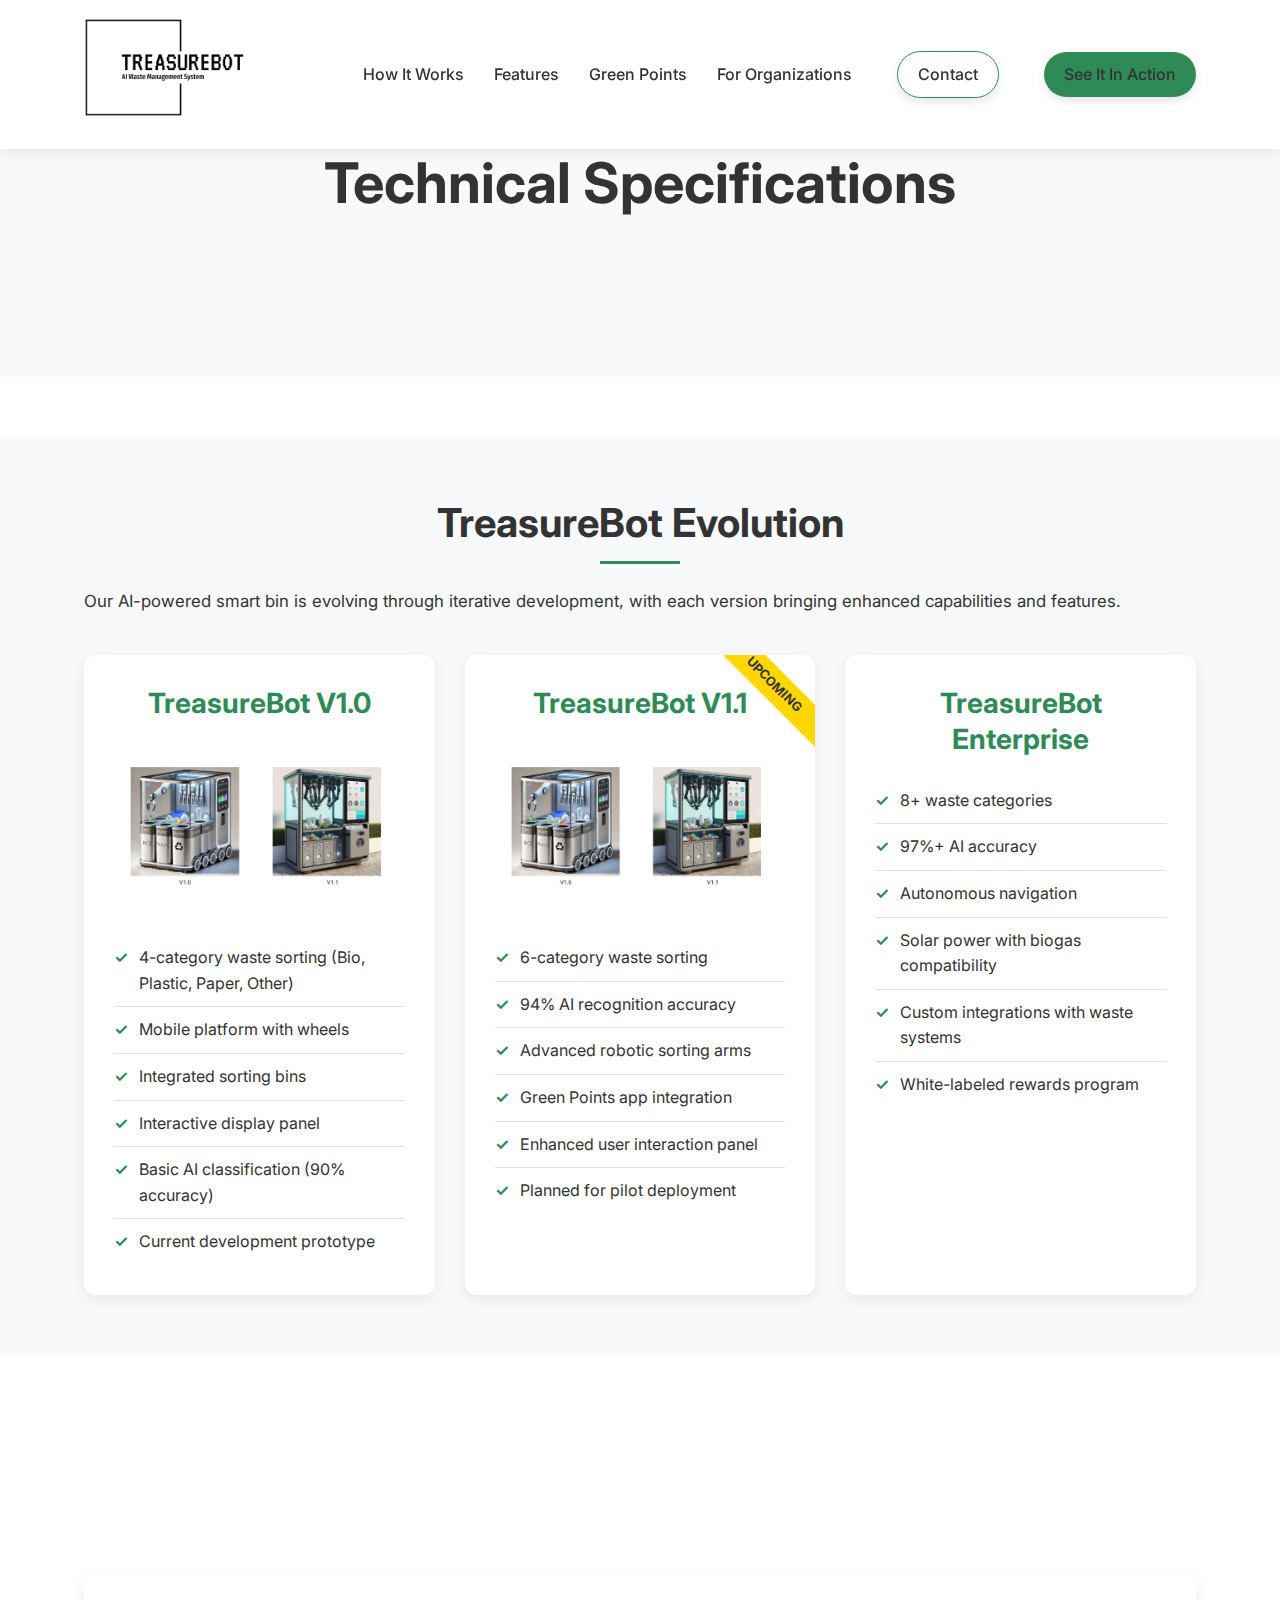
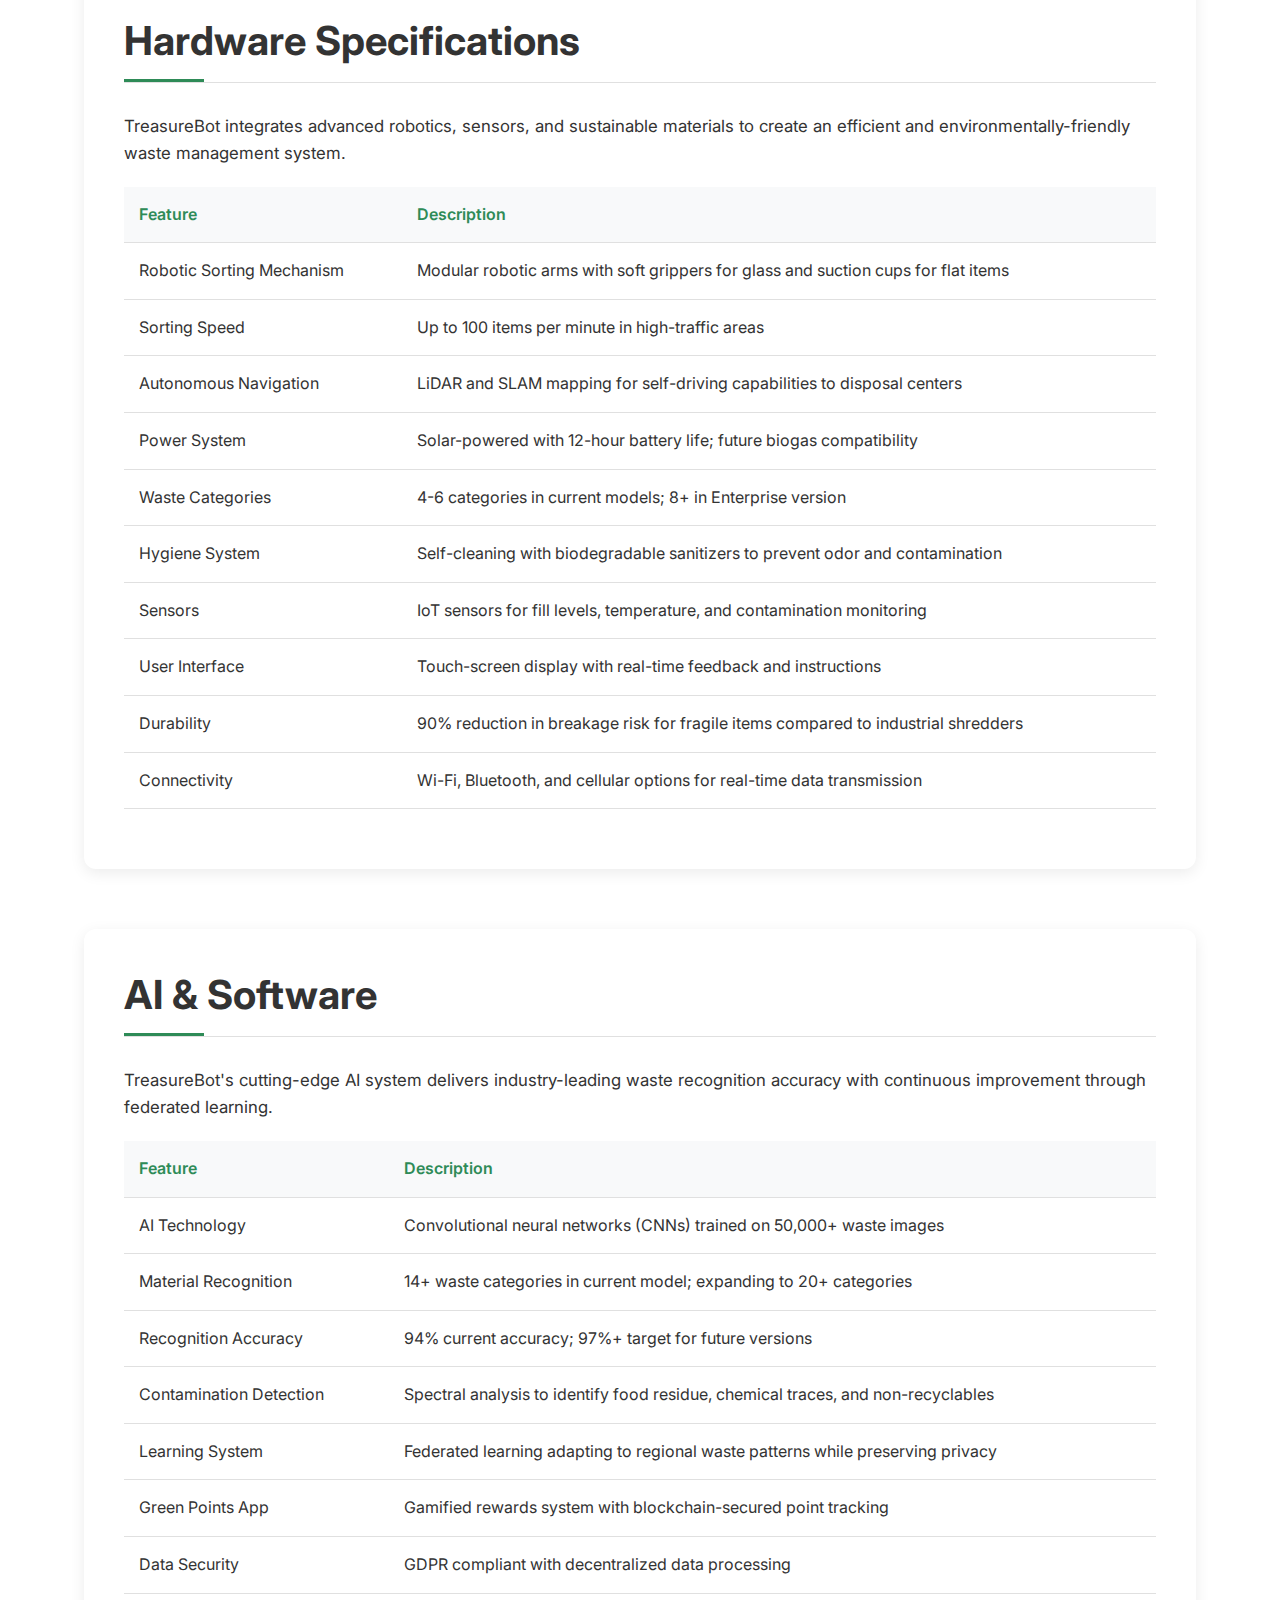
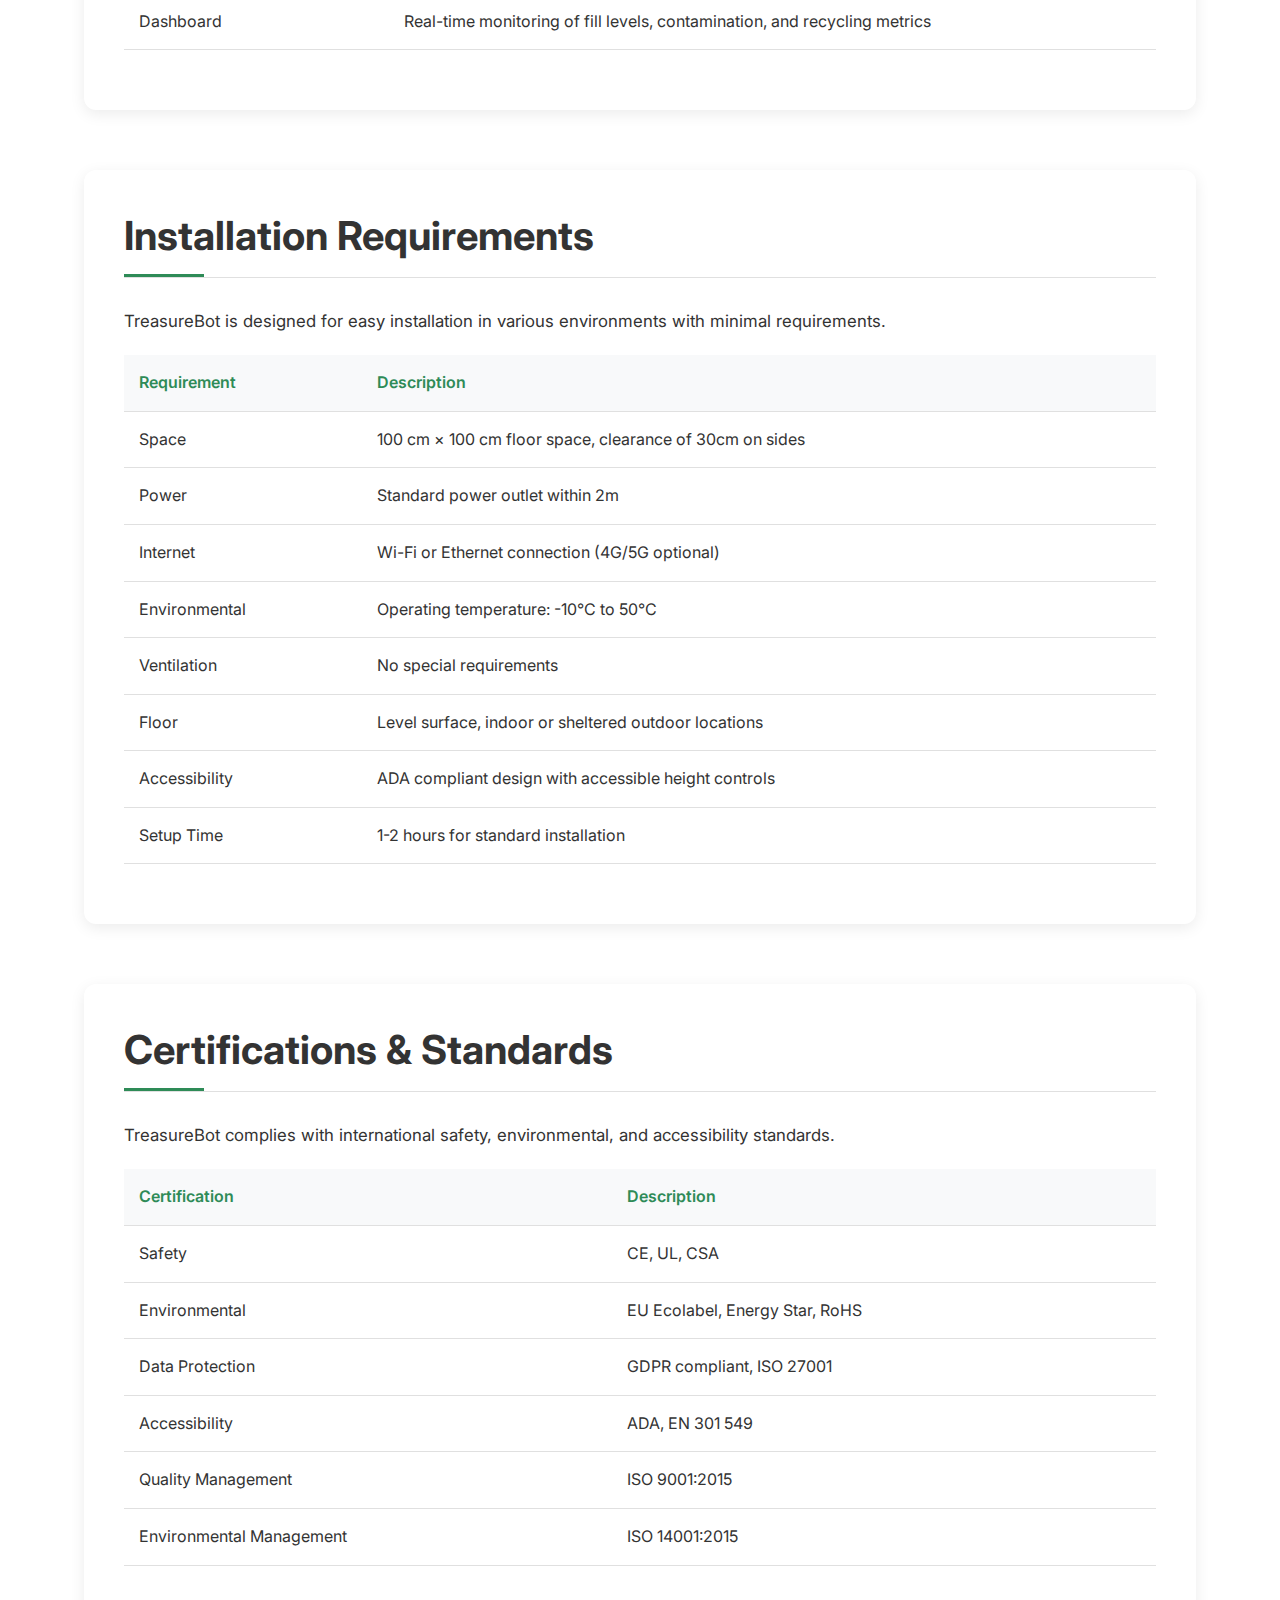
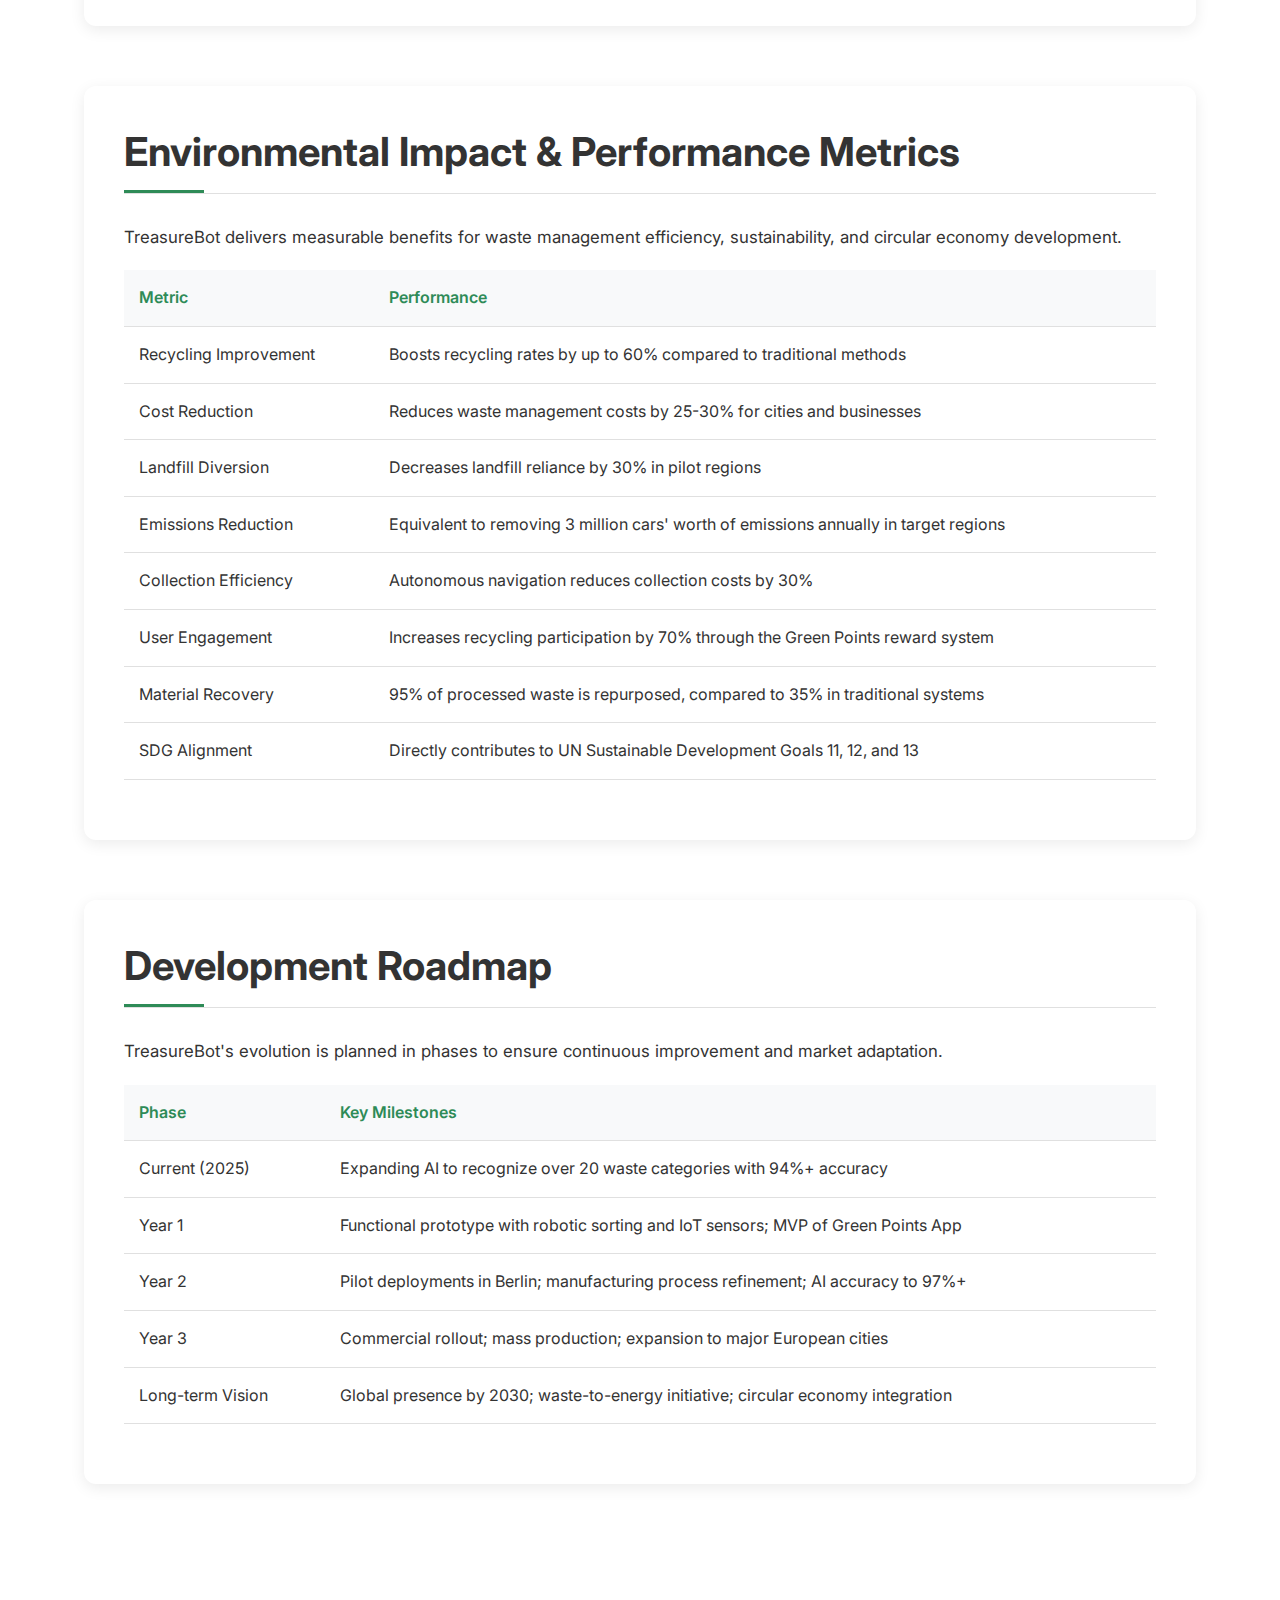
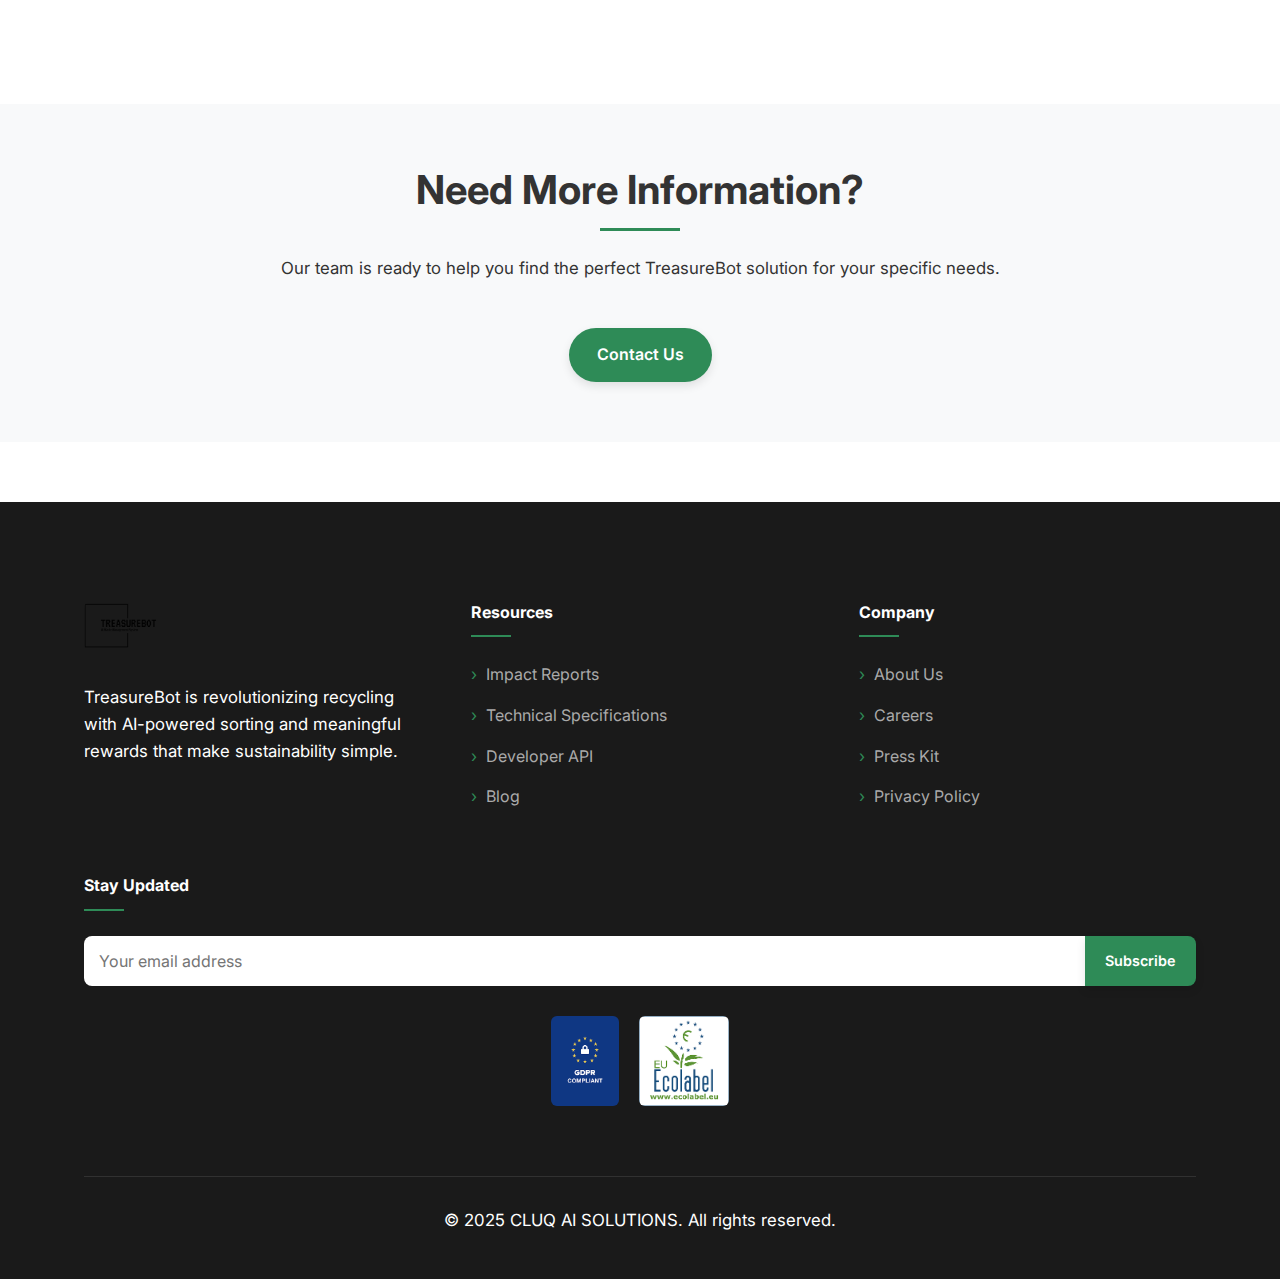
<file: pages/technical-specifications.html>
<!DOCTYPE html>
<html lang="en">
<head>
    <meta charset="UTF-8">
    <meta name="viewport" content="width=device-width, initial-scale=0.8, shrink-to-fit=no">
    <title>Technical Specifications | TreasureBot</title>
    <meta name="description" content="Detailed technical specifications for TreasureBot smart recycling systems, including hardware components, AI capabilities, and installation requirements.">
    <link rel="stylesheet" href="../css/styles.css">
    <link rel="stylesheet" href="https://cdnjs.cloudflare.com/ajax/libs/font-awesome/6.4.0/css/all.min.css">
    <link href="https://fonts.googleapis.com/css2?family=Inter:wght@400;500;600;700&display=swap" rel="stylesheet">
    <style>
        .page-header {
            background-color: var(--background-grey);
            padding: 150px 0 60px;  /* Increased top padding from 120px to 150px */
            text-align: center;
        }
        
        .spec-section {
            margin: 60px 0;
            padding: 40px;
            background-color: var(--background-light);
            border-radius: 12px;
            box-shadow: var(--shadow);
        }
        
        .spec-section h2 {
            text-align: left;
            padding-bottom: 15px;
            margin-bottom: 30px;
            border-bottom: 1px solid var(--border-color);
        }
        
        .spec-section h2::after {
            left: 0;
            transform: none;
        }
        
        .spec-table {
            width: 100%;
            border-collapse: collapse;
            margin: 20px 0;
        }
        
        .spec-table th, .spec-table td {
            padding: 15px;
            text-align: left;
            border-bottom: 1px solid var(--border-color);
        }
        
        .spec-table th {
            background-color: var(--background-grey);
            font-weight: 600;
            color: var(--primary-color);
        }
        
        .spec-table tr:hover {
            background-color: rgba(46, 139, 87, 0.03);
        }
        
        .tech-highlight {
            background-color: var(--background-grey);
            padding: 60px 0;
            margin: 60px 0;
        }
        
        .model-comparison {
            display: grid;
            grid-template-columns: repeat(auto-fit, minmax(250px, 1fr));
            gap: 30px;
            margin-top: 40px;
        }
        
        .model-card {
            background-color: var(--background-light);
            border-radius: 12px;
            padding: 30px;
            box-shadow: var(--shadow);
            transition: var(--transition);
            position: relative;
            overflow: hidden;
        }
        
        .model-card:hover {
            transform: translateY(-5px);
        }
        
        .model-card h3 {
            margin-bottom: 20px;
            text-align: center;
        }
        
        .model-card ul {
            list-style: none;
            padding: 0;
        }
        
        .model-card ul li {
            padding: 10px 0;
            border-bottom: 1px solid var(--border-color);
            position: relative;
            padding-left: 25px;
        }
        
        .model-card ul li:last-child {
            border-bottom: none;
        }
        
        .model-card ul li::before {
            content: "✓";
            position: absolute;
            left: 0;
            color: var(--primary-color);
            font-weight: bold;
        }
        
        .popular-tag {
            position: absolute;
            top: 15px;
            right: -35px;
            background-color: var(--accent-color);
            color: var(--text-color);
            font-weight: bold;
            font-size: 0.8rem;
            padding: 5px 40px;
            transform: rotate(45deg);
        }
    </style>
</head>
<body>
    <header>
        <nav class="navbar">
            <div class="container">
                <div class="logo">
                    <a href="../index.html">
                        <img src="../images/logo.png" alt="TreasureBot Logo">
                        <span>TreasureBot</span>
                    </a>
                </div>
                <ul class="nav-menu">
                    <li><a href="../index.html#how-it-works">How It Works</a></li>
                    <li><a href="../index.html#features">Features</a></li>
                    <li><a href="../index.html#app">Green Points</a></li>
                    <li><a href="../index.html#business">For Organizations</a></li>
                    <li><a href="../index.html#contact" class="btn btn-outline">Contact</a></li>
                    <li><a href="../index.html#demo" class="btn btn-primary">See It In Action</a></li>
                </ul>
                <div class="hamburger">
                    <span class="bar"></span>
                    <span class="bar"></span>
                    <span class="bar"></span>
                </div>
            </div>
        </nav>
    </header>

    <main>
        <section class="page-header">
            <div class="container">
                <h1>Technical Specifications</h1>
                <p class="subheadline">Detailed information about TreasureBot's hardware, software, and installation requirements</p>
            </div>
        </section>

        <section class="tech-highlight">
            <div class="container">
                <h2>TreasureBot Evolution</h2>
                <p>Our AI-powered smart bin is evolving through iterative development, with each version bringing enhanced capabilities and features.</p>
                
                <div class="model-comparison">
                    <div class="model-card">
                        <h3>TreasureBot V1.0</h3>
                        <div style="text-align: center; margin-bottom: 20px;">
                            <img src="../images/Treasurebot.png" alt="TreasureBot V1.0" style="max-width: 100%; height: auto; border-radius: 8px;">
                        </div>
                        <ul>
                            <li>4-category waste sorting (Bio, Plastic, Paper, Other)</li>
                            <li>Mobile platform with wheels</li>
                            <li>Integrated sorting bins</li>
                            <li>Interactive display panel</li>
                            <li>Basic AI classification (90% accuracy)</li>
                            <li>Current development prototype</li>
                        </ul>
                    </div>
                    
                    <div class="model-card">
                        <div class="popular-tag">UPCOMING</div>
                        <h3>TreasureBot V1.1</h3>
                        <div style="text-align: center; margin-bottom: 20px;">
                            <img src="../images/Treasurebot.png" alt="TreasureBot V1.1" style="max-width: 100%; height: auto; border-radius: 8px;">
                        </div>
                        <ul>
                            <li>6-category waste sorting</li>
                            <li>94% AI recognition accuracy</li>
                            <li>Advanced robotic sorting arms</li>
                            <li>Green Points app integration</li>
                            <li>Enhanced user interaction panel</li>
                            <li>Planned for pilot deployment</li>
                        </ul>
                    </div>
                    
                    <div class="model-card">
                        <h3>TreasureBot Enterprise</h3>
                        <ul>
                            <li>8+ waste categories</li>
                            <li>97%+ AI accuracy</li>
                            <li>Autonomous navigation</li>
                            <li>Solar power with biogas compatibility</li>
                            <li>Custom integrations with waste systems</li>
                            <li>White-labeled rewards program</li>
                        </ul>
                    </div>
                </div>
            </div>
        </section>

        <section>
            <div class="container">
                <div class="spec-section">
                    <h2>Hardware Specifications</h2>
                    <p>TreasureBot integrates advanced robotics, sensors, and sustainable materials to create an efficient and environmentally-friendly waste management system.</p>
                    <table class="spec-table">
                        <tr>
                            <th>Feature</th>
                            <th>Description</th>
                        </tr>
                        <tr>
                            <td>Robotic Sorting Mechanism</td>
                            <td>Modular robotic arms with soft grippers for glass and suction cups for flat items</td>
                        </tr>
                        <tr>
                            <td>Sorting Speed</td>
                            <td>Up to 100 items per minute in high-traffic areas</td>
                        </tr>
                        <tr>
                            <td>Autonomous Navigation</td>
                            <td>LiDAR and SLAM mapping for self-driving capabilities to disposal centers</td>
                        </tr>
                        <tr>
                            <td>Power System</td>
                            <td>Solar-powered with 12-hour battery life; future biogas compatibility</td>
                        </tr>
                        <tr>
                            <td>Waste Categories</td>
                            <td>4-6 categories in current models; 8+ in Enterprise version</td>
                        </tr>
                        <tr>
                            <td>Hygiene System</td>
                            <td>Self-cleaning with biodegradable sanitizers to prevent odor and contamination</td>
                        </tr>
                        <tr>
                            <td>Sensors</td>
                            <td>IoT sensors for fill levels, temperature, and contamination monitoring</td>
                        </tr>
                        <tr>
                            <td>User Interface</td>
                            <td>Touch-screen display with real-time feedback and instructions</td>
                        </tr>
                        <tr>
                            <td>Durability</td>
                            <td>90% reduction in breakage risk for fragile items compared to industrial shredders</td>
                        </tr>
                        <tr>
                            <td>Connectivity</td>
                            <td>Wi-Fi, Bluetooth, and cellular options for real-time data transmission</td>
                        </tr>
                    </table>
                </div>
                
                <div class="spec-section">
                    <h2>AI & Software</h2>
                    <p>TreasureBot's cutting-edge AI system delivers industry-leading waste recognition accuracy with continuous improvement through federated learning.</p>
                    <table class="spec-table">
                        <tr>
                            <th>Feature</th>
                            <th>Description</th>
                        </tr>
                        <tr>
                            <td>AI Technology</td>
                            <td>Convolutional neural networks (CNNs) trained on 50,000+ waste images</td>
                        </tr>
                        <tr>
                            <td>Material Recognition</td>
                            <td>14+ waste categories in current model; expanding to 20+ categories</td>
                        </tr>
                        <tr>
                            <td>Recognition Accuracy</td>
                            <td>94% current accuracy; 97%+ target for future versions</td>
                        </tr>
                        <tr>
                            <td>Contamination Detection</td>
                            <td>Spectral analysis to identify food residue, chemical traces, and non-recyclables</td>
                        </tr>
                        <tr>
                            <td>Learning System</td>
                            <td>Federated learning adapting to regional waste patterns while preserving privacy</td>
                        </tr>
                        <tr>
                            <td>Green Points App</td>
                            <td>Gamified rewards system with blockchain-secured point tracking</td>
                        </tr>
                        <tr>
                            <td>Data Security</td>
                            <td>GDPR compliant with decentralized data processing</td>
                        </tr>
                        <tr>
                            <td>Dashboard</td>
                            <td>Real-time monitoring of fill levels, contamination, and recycling metrics</td>
                        </tr>
                    </table>
                </div>
                
                <div class="spec-section">
                    <h2>Installation Requirements</h2>
                    <p>TreasureBot is designed for easy installation in various environments with minimal requirements.</p>
                    <table class="spec-table">
                        <tr>
                            <th>Requirement</th>
                            <th>Description</th>
                        </tr>
                        <tr>
                            <td>Space</td>
                            <td>100 cm × 100 cm floor space, clearance of 30cm on sides</td>
                        </tr>
                        <tr>
                            <td>Power</td>
                            <td>Standard power outlet within 2m</td>
                        </tr>
                        <tr>
                            <td>Internet</td>
                            <td>Wi-Fi or Ethernet connection (4G/5G optional)</td>
                        </tr>
                        <tr>
                            <td>Environmental</td>
                            <td>Operating temperature: -10°C to 50°C</td>
                        </tr>
                        <tr>
                            <td>Ventilation</td>
                            <td>No special requirements</td>
                        </tr>
                        <tr>
                            <td>Floor</td>
                            <td>Level surface, indoor or sheltered outdoor locations</td>
                        </tr>
                        <tr>
                            <td>Accessibility</td>
                            <td>ADA compliant design with accessible height controls</td>
                        </tr>
                        <tr>
                            <td>Setup Time</td>
                            <td>1-2 hours for standard installation</td>
                        </tr>
                    </table>
                </div>
                
                <div class="spec-section">
                    <h2>Certifications & Standards</h2>
                    <p>TreasureBot complies with international safety, environmental, and accessibility standards.</p>
                    <table class="spec-table">
                        <tr>
                            <th>Certification</th>
                            <th>Description</th>
                        </tr>
                        <tr>
                            <td>Safety</td>
                            <td>CE, UL, CSA</td>
                        </tr>
                        <tr>
                            <td>Environmental</td>
                            <td>EU Ecolabel, Energy Star, RoHS</td>
                        </tr>
                        <tr>
                            <td>Data Protection</td>
                            <td>GDPR compliant, ISO 27001</td>
                        </tr>
                        <tr>
                            <td>Accessibility</td>
                            <td>ADA, EN 301 549</td>
                        </tr>
                        <tr>
                            <td>Quality Management</td>
                            <td>ISO 9001:2015</td>
                        </tr>
                        <tr>
                            <td>Environmental Management</td>
                            <td>ISO 14001:2015</td>
                        </tr>
                    </table>
                </div>

                <div class="spec-section">
                    <h2>Environmental Impact & Performance Metrics</h2>
                    <p>TreasureBot delivers measurable benefits for waste management efficiency, sustainability, and circular economy development.</p>
                    <table class="spec-table">
                        <tr>
                            <th>Metric</th>
                            <th>Performance</th>
                        </tr>
                        <tr>
                            <td>Recycling Improvement</td>
                            <td>Boosts recycling rates by up to 60% compared to traditional methods</td>
                        </tr>
                        <tr>
                            <td>Cost Reduction</td>
                            <td>Reduces waste management costs by 25-30% for cities and businesses</td>
                        </tr>
                        <tr>
                            <td>Landfill Diversion</td>
                            <td>Decreases landfill reliance by 30% in pilot regions</td>
                        </tr>
                        <tr>
                            <td>Emissions Reduction</td>
                            <td>Equivalent to removing 3 million cars' worth of emissions annually in target regions</td>
                        </tr>
                        <tr>
                            <td>Collection Efficiency</td>
                            <td>Autonomous navigation reduces collection costs by 30%</td>
                        </tr>
                        <tr>
                            <td>User Engagement</td>
                            <td>Increases recycling participation by 70% through the Green Points reward system</td>
                        </tr>
                        <tr>
                            <td>Material Recovery</td>
                            <td>95% of processed waste is repurposed, compared to 35% in traditional systems</td>
                        </tr>
                        <tr>
                            <td>SDG Alignment</td>
                            <td>Directly contributes to UN Sustainable Development Goals 11, 12, and 13</td>
                        </tr>
                    </table>
                </div>

                <div class="spec-section">
                    <h2>Development Roadmap</h2>
                    <p>TreasureBot's evolution is planned in phases to ensure continuous improvement and market adaptation.</p>
                    <table class="spec-table">
                        <tr>
                            <th>Phase</th>
                            <th>Key Milestones</th>
                        </tr>
                        <tr>
                            <td>Current (2025)</td>
                            <td>Expanding AI to recognize over 20 waste categories with 94%+ accuracy</td>
                        </tr>
                        <tr>
                            <td>Year 1</td>
                            <td>Functional prototype with robotic sorting and IoT sensors; MVP of Green Points App</td>
                        </tr>
                        <tr>
                            <td>Year 2</td>
                            <td>Pilot deployments in Berlin; manufacturing process refinement; AI accuracy to 97%+</td>
                        </tr>
                        <tr>
                            <td>Year 3</td>
                            <td>Commercial rollout; mass production; expansion to major European cities</td>
                        </tr>
                        <tr>
                            <td>Long-term Vision</td>
                            <td>Global presence by 2030; waste-to-energy initiative; circular economy integration</td>
                        </tr>
                    </table>
                </div>
            </div>
        </section>

        <section class="tech-highlight">
            <div class="container" style="text-align: center;">
                <h2>Need More Information?</h2>
                <p>Our team is ready to help you find the perfect TreasureBot solution for your specific needs.</p>
                <a href="../index.html#contact" class="btn btn-primary" style="margin-top: 30px;">Contact Us</a>
            </div>
        </section>
    </main>

    <footer>
        <div class="container">
            <div class="footer-columns">
                <div class="footer-column">
                    <img src="../images/logo.png" alt="TreasureBot Logo" class="footer-logo">
                    <p>TreasureBot is revolutionizing recycling with AI-powered sorting and meaningful rewards that make sustainability simple.</p>
                </div>
                <div class="footer-column">
                    <h4>Resources</h4>
                    <ul>
                        <li><a href="impact-reports.html">Impact Reports</a></li>
                        <li><a href="technical-specifications.html">Technical Specifications</a></li>
                        <li><a href="developer-api.html">Developer API</a></li>
                        <li><a href="blog.html">Blog</a></li>
                    </ul>
                </div>
                <div class="footer-column">
                    <h4>Company</h4>
                    <ul>
                        <li><a href="about-us.html">About Us</a></li>
                        <li><a href="careers.html">Careers</a></li>
                        <li><a href="press-kit.html">Press Kit</a></li>
                        <li><a href="privacy-policy.html">Privacy Policy</a></li>
                    </ul>
                </div>
                <div class="footer-column">
                    <h4>Stay Updated</h4>
                    <form class="newsletter-form">
                        <input type="email" placeholder="Your email address" aria-label="Email address">
                        <button type="submit" class="btn btn-primary">Subscribe</button>
                    </form>
                    <div class="trust-badges">
                        <img src="../images/gdpr-badge.png" alt="GDPR Compliant" height="90px">
                        <img src="../images/eu-ecolabel-badge.png" alt="EU Ecolabel" height="90px">
                    </div>
                </div>
            </div>
            <div class="footer-bottom">
                <p>&copy; 2025 CLUQ AI SOLUTIONS. All rights reserved.</p>
            </div>
        </div>
    </footer>

    <script src="../js/script.js"></script>
</body>
</html>
</file>
<file: css/styles.css>
/* Global Styles */
:root {
    --primary-color: #2E8B57; /* Forest Green */
    --primary-dark: #236e43; /* Darker green for hover */
    --accent-color: #FFD700; /* Gold */
    --secondary-color: #4d8b31; /* For secondary elements */
    --text-color: #333333;
    --text-light: #555555;
    --text-lighter: #666666;
    --text-muted: #aaaaaa;
    --light-text: #FFFFFF;
    --background-light: #FFFFFF;
    --background-dark: #1A1A1A;
    --background-grey: #F8F9FA;
    --border-color: #E0E0E0;
    --shadow: 0 4px 15px rgba(0, 0, 0, 0.08);
    --transition: all 0.3s ease;
}

* {
    margin: 0;
    padding: 0;
    box-sizing: border-box;
}

body {
    font-family: 'Inter', sans-serif;
    line-height: 1.6;
    color: var(--text-color);
    overflow-x: hidden;
    font-size: 16px;
}

.container {
    width: 90%;
    max-width: 1200px;
    margin: 0 auto;
    padding: 0 20px;
}

/* Typography */
h1, h2, h3, h4, h5, h6 {
    font-weight: 700;
    line-height: 1.3;
    margin-bottom: 0.5em;
}

h1 {
    font-size: 3.5rem;
    margin-bottom: 0.5em;
    line-height: 1.2;
}

h2 {
    font-size: 2.5rem;
    margin-bottom: 1.5rem;
    text-align: center;
    position: relative;
    padding-bottom: 15px;
}

h2::after {
    content: '';
    position: absolute;
    bottom: 0;
    left: 50%;
    transform: translateX(-50%);
    width: 80px;
    height: 3px;
    background-color: var(--primary-color);
}

h3 {
    font-size: 1.75rem;
    color: var(--primary-color);
}

p {
    margin-bottom: 1rem;
    font-size: 1.05rem;
}

a {
    text-decoration: none;
    color: var(--primary-color);
    transition: var(--transition);
}

a:hover {
    color: var(--primary-dark);
}

ul {
    list-style: none;
}

section {
    padding: 100px 0;
    position: relative;
}

img {
    max-width: 100%;
    height: auto;
    border-radius: 6px;
}

/* Button Styles */
button, .btn {
    cursor: pointer;
    border: none;
    font-family: 'Inter', sans-serif;
    font-weight: 600;
    transition: var(--transition);
}

.btn {
    display: inline-block;
    padding: 14px 28px;
    border-radius: 50px;
    font-size: 1rem;
    text-align: center;
    box-shadow: 0 4px 10px rgba(0, 0, 0, 0.1);
}

.btn:hover {
    transform: translateY(-3px);
    box-shadow: 0 6px 15px rgba(0, 0, 0, 0.15);
}

.btn-primary {
    background-color: var(--primary-color);
    color: var(--light-text);
}

.btn-primary:hover {
    background-color: var(--primary-dark);
}

.btn-secondary {
    background-color: transparent;
    color: var(--primary-color);
    border: 2px solid var(--primary-color);
}

.btn-secondary:hover {
    background-color: var(--primary-color);
    color: var(--light-text);
}

.btn-outline {
    background-color: transparent;
    border: 1px solid var(--primary-color);
    color: var(--primary-color);
}

.btn-outline:hover {
    background-color: var(--primary-color);
    color: var(--light-text);
}

/* Section Components */
.section-heading.centered {
    text-align: center;
    margin-bottom: 40px;
}

.section-subheading {
    font-size: 1.2rem;
    color: var(--secondary-color);
    margin-top: 10px;
}

.heading-underline {
    width: 80px;
    height: 4px;
    background-color: var(--secondary-color);
    margin: 15px auto;
}

.section-transition {
    position: absolute;
    bottom: -2px;
    left: 0;
    width: 100%;
    overflow: hidden;
    line-height: 0;
}

.section-transition svg {
    display: block;
    width: calc(100% + 1.3px);
    height: 70px;
}

/* Navigation */
.navbar {
    position: fixed;
    top: 0;
    left: 0;
    width: 100%;
    background-color: var(--background-light);
    box-shadow: var(--shadow);
    z-index: 1000;
    padding: 15px 0;
    transition: var(--transition);
}

.navbar.scrolled {
    padding: 5px 0;
    background-color: rgba(255, 255, 255, 0.95);
    backdrop-filter: blur(10px);
}

.navbar .container {
    display: flex;
    justify-content: space-between;
    align-items: center;
}

.logo {
    display: flex;
    align-items: center;
}

.logo img {
    height: 111px;
    margin-right: 10px;
}

.logo span {
    display: none; /* Hide the text completely */
}

.nav-menu {
    display: flex;
    align-items: center;
}

.nav-menu li {
    margin-left: 30px;
}

.nav-menu a {
    color: var(--text-color);
    font-weight: 500;
}

.nav-menu a:hover {
    color: var(--primary-color);
}

.nav-menu .btn {
    padding: 10px 20px;
    margin-left: 15px;
}

.hamburger {
    display: none;
    cursor: pointer;
}

.bar {
    display: block;
    width: 25px;
    height: 3px;
    margin: 5px auto;
    transition: var(--transition);
    background-color: var(--text-color);
}

/* Hero Section */
.hero-section {
    padding-top: 180px;
    padding-bottom: 120px;
    background-color: var(--background-light);
    position: relative;
    overflow: hidden;
}

.hero-section::before {
    content: '';
    position: absolute;
    top: 0;
    left: 0;
    right: 0;
    bottom: 0;
    background-image: radial-gradient(circle at 20% 20%, rgba(46, 139, 87, 0.1) 0%, transparent 60%);
    z-index: 0;
}

.hero-section .container {
    display: flex;
    flex-wrap: wrap;
    align-items: center;
    justify-content: space-between;
    position: relative;
    z-index: 2;
}

.hero-content {
    flex: 1;
    max-width: 600px;
}

.hero-content h1 {
    margin-bottom: 25px;
    color: var(--text-color);
    animation: fadeInUp 1s ease;
}

.subheadline {
    font-size: 1.25rem;
    margin-bottom: 40px;
    color: var(--text-light);
    animation: fadeInUp 1s ease 0.2s forwards;
    opacity: 0;
}

.cta-buttons {
    display: flex;
    gap: 20px;
    margin-top: 30px;
    margin-bottom: 50px;
    animation: fadeInUp 1s ease 0.4s forwards;
    opacity: 0;
}

.hero-visual {
    flex: 1.2;
    margin-left: 60px;
    text-align: center;
    animation: fadeIn 1.5s ease;
}

.treasurebot-image {
    max-width: 110%;
    height: auto;
    border-radius: 8px;
    box-shadow: var(--shadow);
    transition: transform 0.3s ease;
}

.treasurebot-image:hover {
    transform: translateY(-10px);
}

.hero-badge {
    position: absolute;
    bottom: 20px;
    right: 20px;
    background-color: rgba(255, 255, 255, 0.95);
    border-radius: 50px;
    padding: 8px 15px;
    font-size: 0.9rem;
    font-weight: 600;
    color: var(--primary-color);
    box-shadow: 0 3px 10px rgba(0, 0, 0, 0.1);
    display: flex;
    align-items: center;
    border: 1px solid rgba(46, 139, 87, 0.2);
}

.hero-scroll-indicator {
    position: absolute;
    bottom: 30px;
    left: 50%;
    transform: translateX(-50%);
    display: flex;
    flex-direction: column;
    align-items: center;
    color: var(--text-light);
    font-size: 0.9rem;
    opacity: 0.8;
    animation: bounce 2s infinite;
}

.hero-scroll-indicator span {
    margin-bottom: 5px;
}

.hero-scroll-indicator i {
    font-size: 1.2rem;
}

/* Problem Statement Section */
.problem-section {
    background-color: var(--background-grey);
    padding: 80px 0 60px;
}

.problem-stats {
    display: flex;
    justify-content: space-around;
    margin-bottom: 50px;
    flex-wrap: wrap;
    gap: 30px;
    width: 100%;
}

.stat {
    flex: 1;
    min-width: 280px;
    text-align: center;
    padding: 30px;
    background-color: var(--background-light);
    border-radius: 12px;
    box-shadow: var(--shadow);
    transition: var(--transition);
}

.stat:hover {
    transform: translateY(-10px);
}

.stat h3 {
    font-size: 3.5rem;
    color: var(--primary-color);
    margin-bottom: 15px;
}

.problem-content {
    display: flex;
    flex-direction: column;
    align-items: center;
}

.problem-text {
    text-align: center;
    max-width: 800px;
    margin-bottom: 40px;
    font-size: 1.2rem;
}

.problem-cta {
    text-align: center;
    margin-top: 20px;
    padding: 30px;
    background-color: rgba(255, 255, 255, 0.7);
    border-radius: 12px;
    max-width: 600px;
}

.problem-cta p {
    margin-bottom: 20px;
    font-size: 1.15rem;
    font-weight: 500;
}

/* How It Works Section */
.how-section {
    background-color: var(--background-light);
    padding: 60px 0 120px;
    position: relative;
    overflow: hidden;
}

.how-section::before {
    content: '';
    position: absolute;
    top: -100px;
    right: -100px;
    width: 300px;
    height: 300px;
    border-radius: 50%;
    background-color: rgba(46, 139, 87, 0.05);
    z-index: 0;
}

.steps-container {
    display: flex;
    justify-content: space-between;
    gap: 40px;
    margin-top: 70px;
}

.step {
    flex: 1;
    text-align: center;
    padding: 40px 30px;
    border-radius: 12px;
    box-shadow: var(--shadow);
    transition: var(--transition);
    background-color: var(--background-light);
    position: relative;
    z-index: 1;
}

.step:hover {
    transform: translateY(-15px);
}

.step::before {
    content: attr(data-step);
    position: absolute;
    top: -25px;
    left: 50%;
    transform: translateX(-50%);
    width: 50px;
    height: 50px;
    background-color: var(--primary-color);
    color: var(--light-text);
    border-radius: 50%;
    display: flex;
    align-items: center;
    justify-content: center;
    font-weight: 700;
    font-size: 1.5rem;
    box-shadow: 0 4px 10px rgba(0, 0, 0, 0.15);
}

.step-icon {
    font-size: 3rem;
    color: var(--primary-color);
    margin-bottom: 25px;
}

.sustainability-cta, .features-cta, .how-it-works-cta {
    text-align: center;
    margin-top: 50px;
    padding: 30px;
    background-color: rgba(46, 139, 87, 0.05);
    border-radius: 12px;
    max-width: 600px;
    margin-left: auto;
    margin-right: auto;
}

.sustainability-cta p, .features-cta p, .how-it-works-cta p {
    font-size: 1.2rem;
    font-weight: 500;
    margin-bottom: 15px;
}

/* Features Section */
.features-section {
    background-color: var(--background-grey);
    padding: 120px 0;
    position: relative;
}

.features-grid {
    display: grid;
    grid-template-columns: repeat(auto-fit, minmax(250px, 1fr));
    gap: 40px;
    margin-bottom: 80px;
}

.feature {
    background-color: var(--background-light);
    padding: 40px 30px;
    border-radius: 12px;
    box-shadow: var(--shadow);
    transition: var(--transition);
    position: relative;
    overflow: hidden;
}

.feature::before {
    content: '';
    position: absolute;
    top: 0;
    left: 0;
    width: 100%;
    height: 4px;
    background-color: var(--primary-color);
    transition: var(--transition);
}

.feature:hover {
    transform: translateY(-10px);
}

.feature-icon {
    font-size: 2.5rem;
    color: var(--primary-color);
    margin-bottom: 25px;
}

.features-cta {
    text-align: center;
    margin-top: 50px;
    padding: 30px;
    background-color: rgba(46, 139, 87, 0.05);
    border-radius: 12px;
    max-width: 600px;
    margin-left: auto;
    margin-right: auto;
}

.features-cta p {
    font-size: 1.2rem;
    font-weight: 500;
    margin-bottom: 15px;
}

/* App Section */
.app-section {
    background-color: var(--background-grey);
    padding: 80px 0;
}

.app-card {
    background: var(--background-light);
    border-radius: 12px;
    box-shadow: var(--shadow);
    padding: 30px;
    max-width: 1100px;
    margin: 0 auto;
}

.app-content {
    display: flex;
    flex-wrap: wrap;
    gap: 30px;
    margin-bottom: 30px;
}

.app-heading {
    color: var(--secondary-color);
    font-size: 1.5rem;
    margin-bottom: 20px;
    font-weight: 600;
}

.benefit-list, .rewards-list {
    list-style: none;
    padding: 0;
    margin-bottom: 30px;
}

.benefit-list li, .rewards-list li {
    margin-bottom: 12px;
    font-size: 1.05rem;
}

.benefit-list li i {
    color: var(--secondary-color);
    margin-right: 10px;
}

.points {
    font-weight: 600;
    color: var(--secondary-color);
    margin-right: 8px;
}

.reward-note {
    font-style: italic;
    font-size: 0.95rem;
    color: var(--text-lighter);
    margin-top: 15px;
}

.app-screenshots {
    flex: 1;
    min-width: 300px;
    display: flex;
    justify-content: center;
    gap: 15px;
}

.app-image {
    max-width: 45%;
    height: auto;
    border-radius: 12px;
    box-shadow: var(--shadow);
}

.app-download {
    text-align: center;
    padding-top: 20px;
    border-top: 1px solid var(--border-color);
}

.download-text {
    font-size: 1.1rem;
    margin-bottom: 15px;
}

.app-links {
    display: flex;
    justify-content: center;
    gap: 20px;
}

.app-features {
    display: flex;
    flex-wrap: wrap;
    width: 100%;
    gap: 30px;
    margin-bottom: 40px;
}

.app-column {
    flex: 1;
    min-width: 250px;
}

.store-link {
    display: inline-block;
    padding: 12px 20px;
    border-radius: 8px;
    background-color: var(--background-grey);
    color: var(--text-color);
    font-weight: 500;
    transition: var(--transition);
    text-align: center;
}

.store-link:hover {
    background-color: var(--secondary-color);
    color: var(--light-text);
    transform: translateY(-3px);
    box-shadow: var(--shadow);
}

.store-link i {
    margin-right: 8px;
    font-size: 1.2rem;
}

/* Business Section */
.business-section {
    background-color: var(--background-light);
    padding: 120px 0;
}

.business-benefits {
    display: flex;
    justify-content: space-around;
    flex-wrap: wrap;
    gap: 40px;
    margin-bottom: 80px;
}

.benefit {
    flex: 1;
    min-width: 280px;
    text-align: center;
    padding: 40px 30px;
    border-radius: 12px;
    box-shadow: var(--shadow);
    transition: var(--transition);
    background-color: var(--background-grey);
}

.benefit:hover {
    transform: translateY(-10px);
}

.benefit h3 {
    font-size: 3.5rem;
    color: var(--primary-color);
    margin-bottom: 20px;
}

.pricing-model {
    max-width: 700px;
    margin: 0 auto;
    text-align: center;
    padding: 50px;
    background-color: var(--background-grey);
    border-radius: 12px;
    box-shadow: var(--shadow);
    position: relative;
    overflow: hidden;
}

.pricing-model::before {
    content: '';
    position: absolute;
    top: 0;
    left: 0;
    width: 100%;
    height: 5px;
    background: linear-gradient(to right, var(--primary-color), var(--accent-color));
}

.pricing-model h3 {
    margin-bottom: 30px;
    color: var(--primary-color);
}

.pricing-model p {
    margin-bottom: 15px;
    font-size: 1.1rem;
}

.pricing-model .btn {
    margin-top: 30px;
}

/* Sustainability Section */
.sustainability-section {
    background-color: var(--background-grey);
    padding: 120px 0;
    position: relative;
}

.sustainability-features {
    display: flex;
    flex-wrap: wrap;
    justify-content: space-around;
    gap: 40px;
    margin-bottom: 80px;
}

.eco-feature {
    flex: 1;
    min-width: 280px;
    text-align: center;
    padding: 40px 30px;
    background-color: var(--background-light);
    border-radius: 12px;
    box-shadow: var(--shadow);
    transition: var(--transition);
    position: relative;
    z-index: 1;
}

.eco-feature:hover {
    transform: translateY(-10px);
}

.eco-feature::before {
    content: '';
    position: absolute;
    top: 0;
    left: 0;
    right: 0;
    bottom: 0;
    background: linear-gradient(135deg, rgba(46, 139, 87, 0.03) 0%, rgba(255, 215, 0, 0.03) 100%);
    z-index: -1;
    border-radius: 12px;
}

.eco-icon {
    font-size: 3rem;
    color: var(--primary-color);
    margin-bottom: 25px;
}

.sustainability-cta {
    text-align: center;
    margin-top: 50px;
    padding: 30px;
    background-color: rgba(46, 139, 87, 0.05);
    border-radius: 12px;
    max-width: 600px;
    margin-left: auto;
    margin-right: auto;
}

.sustainability-cta p {
    font-size: 1.2rem;
    font-weight: 500;
    margin-bottom: 15px;
}

/* Demo Section */
.demo-section {
    background-color: var(--background-grey);
    padding: 80px 0;
}

.demo-container {
    background-color: var(--background-light);
    border-radius: 15px;
    box-shadow: var(--shadow);
    padding: 30px;
    max-width: 1000px;
    margin: 0 auto;
}

.center-heading {
    text-align: center;
    margin-bottom: 20px;
}

.center-text {
    text-align: center;
    margin-bottom: 15px;
}

.center-icon {
    font-size: 3rem;
    color: var(--primary-color);
    text-align: center;
    margin-bottom: 20px;
}

.center-button {
    text-align: center;
    margin-bottom: 20px;
}

.button-container {
    margin-bottom: 20px;
}

.demo-cta {
    margin-top: 30px;
    padding: 20px;
    background-color: rgba(46, 139, 87, 0.05);
    border-radius: 8px;
    text-align: center;
}

.demo-cta p {
    font-size: 1.1rem;
    font-weight: 500;
    margin-bottom: 15px;
}

.accuracy-note {
    font-style: italic;
    color: var(--text-lighter);
    margin-top: 15px;
}

/* Contact Section */
.contact-section {
    background-color: var(--background-grey);
    padding: 120px 0;
    position: relative;
    overflow: hidden;
}

.contact-section::before {
    content: '';
    position: absolute;
    top: -50px;
    right: -50px;
    width: 200px;
    height: 200px;
    border-radius: 50%;
    background-color: rgba(46, 139, 87, 0.1);
    z-index: 0;
}

.contact-container {
    display: flex;
    flex-wrap: wrap;
    gap: 60px;
    position: relative;
    z-index: 1;
}

.contact-form {
    flex: 1;
    min-width: 320px;
    background-color: var(--background-light);
    padding: 50px;
    border-radius: 12px;
    box-shadow: var(--shadow);
}

.form-group {
    margin-bottom: 25px;
}

.form-group label {
    display: block;
    margin-bottom: 8px;
    font-weight: 500;
    color: #444;
}

.form-group input,
.form-group select,
.form-group textarea {
    width: 100%;
    padding: 15px;
    border: 1px solid var(--border-color);
    border-radius: 8px;
    font-family: 'Inter', sans-serif;
    font-size: 1rem;
    transition: var(--transition);
}

.form-group input:focus,
.form-group select:focus,
.form-group textarea:focus {
    outline: none;
    border-color: var(--primary-color);
    box-shadow: 0 0 0 2px rgba(46, 139, 87, 0.2);
}

.form-group textarea {
    resize: vertical;
    min-height: 120px;
}

.contact-info {
    flex: 1;
    min-width: 320px;
    background-color: var(--primary-color);
    color: var(--light-text);
    padding: 50px;
    border-radius: 12px;
    box-shadow: var(--shadow);
    display: flex;
    flex-direction: column;
}

.contact-info h3 {
    margin-bottom: 40px;
    color: var(--light-text);
    position: relative;
    padding-bottom: 15px;
}

.contact-info h3::after {
    content: '';
    position: absolute;
    bottom: 0;
    left: 0;
    width: 60px;
    height: 3px;
    background-color: var(--light-text);
}

.info-item {
    display: flex;
    align-items: flex-start;
    margin-bottom: 30px;
}

.info-item i {
    font-size: 1.5rem;
    margin-right: 20px;
    margin-top: 5px;
}

.social-links {
    display: flex;
    gap: 20px;
    margin-top: auto;
}

.social-links a {
    display: flex;
    align-items: center;
    justify-content: center;
    width: 50px;
    height: 50px;
    background-color: rgba(255, 255, 255, 0.2);
    color: var(--light-text);
    border-radius: 50%;
    transition: var(--transition);
}

.social-links a:hover {
    background-color: var(--light-text);
    color: var(--primary-color);
    transform: translateY(-5px);
}

.join-movement {
    text-align: center;
    margin-top: 60px;
    max-width: 800px;
    margin-left: auto;
    margin-right: auto;
}

.join-movement p {
    font-size: 1.2rem;
    line-height: 1.7;
    color: var(--text-light);
}

/* Investment Section */
.investment-section {
    background-color: var(--background-light);
    padding: 100px 0;
    position: relative;
}

.investment-section::before {
    content: '';
    position: absolute;
    top: -80px;
    right: -80px;
    width: 200px;
    height: 200px;
    border-radius: 50%;
    background-color: rgba(46, 139, 87, 0.05);
    z-index: 0;
}

.investment-wrapper {
    display: flex;
    flex-wrap: wrap;
    gap: 40px;
    margin-top: 50px;
}

.investment-content {
    flex: 1;
    min-width: 320px;
    padding: 40px;
    background-color: var(--background-grey);
    border-radius: 12px;
    box-shadow: var(--shadow);
}

.investment-content h3 {
    font-size: 1.8rem;
    margin-bottom: 20px;
    color: var(--text-color);
}

.investment-description {
    font-size: 1.1rem;
    line-height: 1.6;
    margin-bottom: 30px;
    color: var(--text-light);
}

.investment-highlights {
    margin: 30px 0;
}

.highlight-item {
    display: flex;
    align-items: flex-start;
    margin-bottom: 20px;
    padding: 15px;
    background-color: var(--background-light);
    border-radius: 8px;
    box-shadow: 0 2px 10px rgba(0,0,0,0.05);
    transition: transform 0.3s ease;
}

.highlight-item:hover {
    transform: translateY(-5px);
}

.highlight-icon {
    margin-right: 15px;
    width: 50px;
    height: 50px;
    min-width: 50px;
    background-color: rgba(46, 139, 87, 0.1);
    border-radius: 50%;
    display: flex;
    align-items: center;
    justify-content: center;
}

.highlight-icon i {
    font-size: 1.4rem;
    color: var(--primary-color);
}

.highlight-info h4 {
    font-size: 1.15rem;
    margin-bottom: 5px;
    color: var(--text-color);
}

.highlight-info p {
    font-size: 0.95rem;
    color: var(--text-lighter);
    margin-bottom: 0;
}

.investment-cta {
    display: flex;
    gap: 15px;
    margin-top: 30px;
    flex-wrap: wrap;
}

.investment-quotes {
    flex: 1;
    min-width: 320px;
    display: flex;
    flex-direction: column;
    gap: 30px;
}

/* Pilot Projects Section */
.pilot-projects {
    background-color: var(--background-light);
    border-radius: 12px;
    padding: 30px;
    box-shadow: var(--shadow);
    display: flex;
    flex-direction: column;
    height: 100%;
}

.pilot-projects h3 {
    font-size: 1.6rem;
    margin-bottom: 15px;
    color: var(--text-color);
}

.pilot-projects p {
    font-size: 1.05rem;
    line-height: 1.6;
    color: var(--text-light);
    margin-bottom: 20px;
}

.pilot-benefits {
    list-style: none;
    padding: 0;
    margin-bottom: 25px;
}

.pilot-benefits li {
    margin-bottom: 12px;
    font-size: 1.05rem;
    display: flex;
    align-items: flex-start;
}

.pilot-benefits li i {
    color: var(--primary-color);
    margin-right: 10px;
    margin-top: 4px;
}

.pilot-cta {
    margin-top: auto;
}

/* Footer */
footer {
    background-color: var(--background-dark);
    color: var(--light-text);
    padding: 100px 0 30px;
}

.footer-columns {
    display: flex;
    flex-wrap: wrap;
    gap: 50px;
    margin-bottom: 70px;
}

.footer-column {
    flex: 1;
    min-width: 280px;
}

.footer-logo {
    height: 50px;
    margin-bottom: 25px;
}

.footer-column h4 {
    margin-bottom: 25px;
    color: var(--light-text);
    position: relative;
    padding-bottom: 15px;
}

.footer-column h4::after {
    content: '';
    position: absolute;
    bottom: 0;
    left: 0;
    width: 40px;
    height: 2px;
    background-color: var(--primary-color);
}

.footer-column ul li {
    margin-bottom: 15px;
}

.footer-column ul li a {
    color: var(--text-muted);
    transition: var(--transition);
    position: relative;
    padding-left: 15px;
}

.footer-column ul li a::before {
    content: '›';
    position: absolute;
    left: 0;
    top: -2px;
    color: var(--primary-color);
}

.footer-column ul li a:hover {
    color: var(--light-text);
    padding-left: 20px;
}

.newsletter-form {
    display: flex;
    margin-bottom: 25px;
}

.newsletter-form input {
    flex: 1;
    padding: 15px;
    border: none;
    border-radius: 8px 0 0 8px;
    font-family: 'Inter', sans-serif;
    font-size: 1rem;
}

.newsletter-form input:focus {
    outline: none;
}

.newsletter-form button {
    padding: 0 20px;
    border-radius: 0 8px 8px 0;
    font-size: 0.9rem;
}

.trust-badges {
    display: flex;
    gap: 20px;
    margin-top: 30px;
    align-items: center;
    justify-content: center;
}

.trust-badges img {
    height: 90px;
    transition: var(--transition);
    filter: grayscale(20%);
}

.trust-badges img:hover {
    transform: scale(1.05);
    filter: grayscale(0%);
    box-shadow: var(--shadow);
}

.footer-bottom {
    text-align: center;
    padding-top: 30px;
    border-top: 1px solid rgba(255, 255, 255, 0.1);
}

/* Animations */
@keyframes bounce {
    0%, 20%, 50%, 80%, 100% {
        transform: translateY(0);
    }
    40% {
        transform: translateY(-10px);
    }
    60% {
        transform: translateY(-5px);
    }
}

@keyframes fadeIn {
    from { opacity: 0; }
    to { opacity: 1; }
}

@keyframes fadeInUp {
    from { 
        opacity: 0;
        transform: translateY(30px);
    }
    to { 
        opacity: 1;
        transform: translateY(0);
    }
}

.fade-in {
    animation: fadeIn 1s ease-in;
}

.slide-up {
    animation: fadeInUp 0.8s ease-out;
}

/* Responsive Design */
@media (max-width: 1200px) {
    h1 {
        font-size: 3rem;
    }

    h2 {
        font-size: 2.2rem;
    }
}

@media (max-width: 992px) {
    h1 {
        font-size: 2.8rem;
    }

    h2 {
        font-size: 2rem;
    }

    section {
        padding: 80px 0;
    }

    .hero-content, .hero-visual {
        flex: 100%;
        max-width: 100%;
    }

    .hero-visual {
        margin-left: 0;
        margin-top: 50px;
    }

    .steps-container {
        flex-direction: column;
    }
}

@media (max-width: 768px) {
    .nav-menu {
        position: fixed;
        left: -100%;
        top: 70px;
        flex-direction: column;
        background-color: var(--background-light);
        width: 100%;
        text-align: center;
        box-shadow: 0 10px 10px rgba(0, 0, 0, 0.1);
        transition: 0.3s;
        padding: 30px 0;
        gap: 20px;
    }

    .nav-menu.active {
        left: 0;
        max-height: 100vh;
        overflow-y: auto;
    }

    .hamburger {
        display: block;
    }

    .hamburger.active .bar:nth-child(2) {
        opacity: 0;
    }

    .hamburger.active .bar:nth-child(1) {
        transform: translateY(8px) rotate(45deg);
    }

    .hamburger.active .bar:nth-child(3) {
        transform: translateY(-8px) rotate(-45deg);
    }

    .app-screenshots, .app-info {
        flex: 100%;
    }

    .app-screenshots {
        justify-content: center;
        order: -1;
    }

    .cta-buttons {
        flex-direction: column;
        gap: 15px;
    }
    
    .app-content {
        flex-direction: column;
    }
    
    .app-screenshots {
        order: -1;
    }
    
    .app-image {
        max-width: 48%;
    }

    .app-features {
        flex-direction: column;
    }
    
    .investment-wrapper {
        flex-direction: column;
    }
    
    .investment-content, .investment-quotes {
        width: 100%;
    }
    
    .investment-cta {
        flex-direction: column;
    }

    .nav-menu {
        padding-top: 20px;
        padding-bottom: 20px;
    }
}

@media (max-width: 576px) {
    .container {
        padding-left: 15px;
        padding-right: 15px;
    }

    h1 {
        font-size: 2rem;
    }

    h2 {
        font-size: 1.6rem;
    }

    .hero-content h1 {
        font-size: 1.8rem;
    }

    .subheadline {
        font-size: 1rem;
    }

    .navbar .btn {
        padding: 6px 10px;
        font-size: 0.9rem;
    }

    .page-header {
        padding: 120px 0 40px; /* Adjusted for mobile */
    }

    .cta-buttons {
        flex-direction: column;
        align-items: center;
    }

    .cta-buttons .btn {
        margin-bottom: 15px;
        width: 100%;
    }

    .feature, .step, .benefit, .value-card {
        padding: 20px 15px;
    }

    .footer-columns {
        grid-template-columns: 1fr;
    }

    /* Improving tables on mobile */
    .spec-table, .parameter-table {
        display: block;
        overflow-x: auto;
        -webkit-overflow-scrolling: touch;
    }

    /* Better form elements on mobile */
    input, select, textarea, button {
        font-size: 16px; /* Prevents zoom on focus in iOS */
    }

    /* Adjusting card layouts for mobile */
    .team-card, .blog-card, .report-card, .api-card {
        width: 100%;
    }

    h1 {
        font-size: 2.2rem;
    }

    h2 {
        font-size: 1.8rem;
    }

    section {
        padding: 60px 0;
    }

    .hero-section {
        padding-top: 150px;
    }

    .contact-form, .contact-info {
        padding: 30px;
    }
}
</file>
